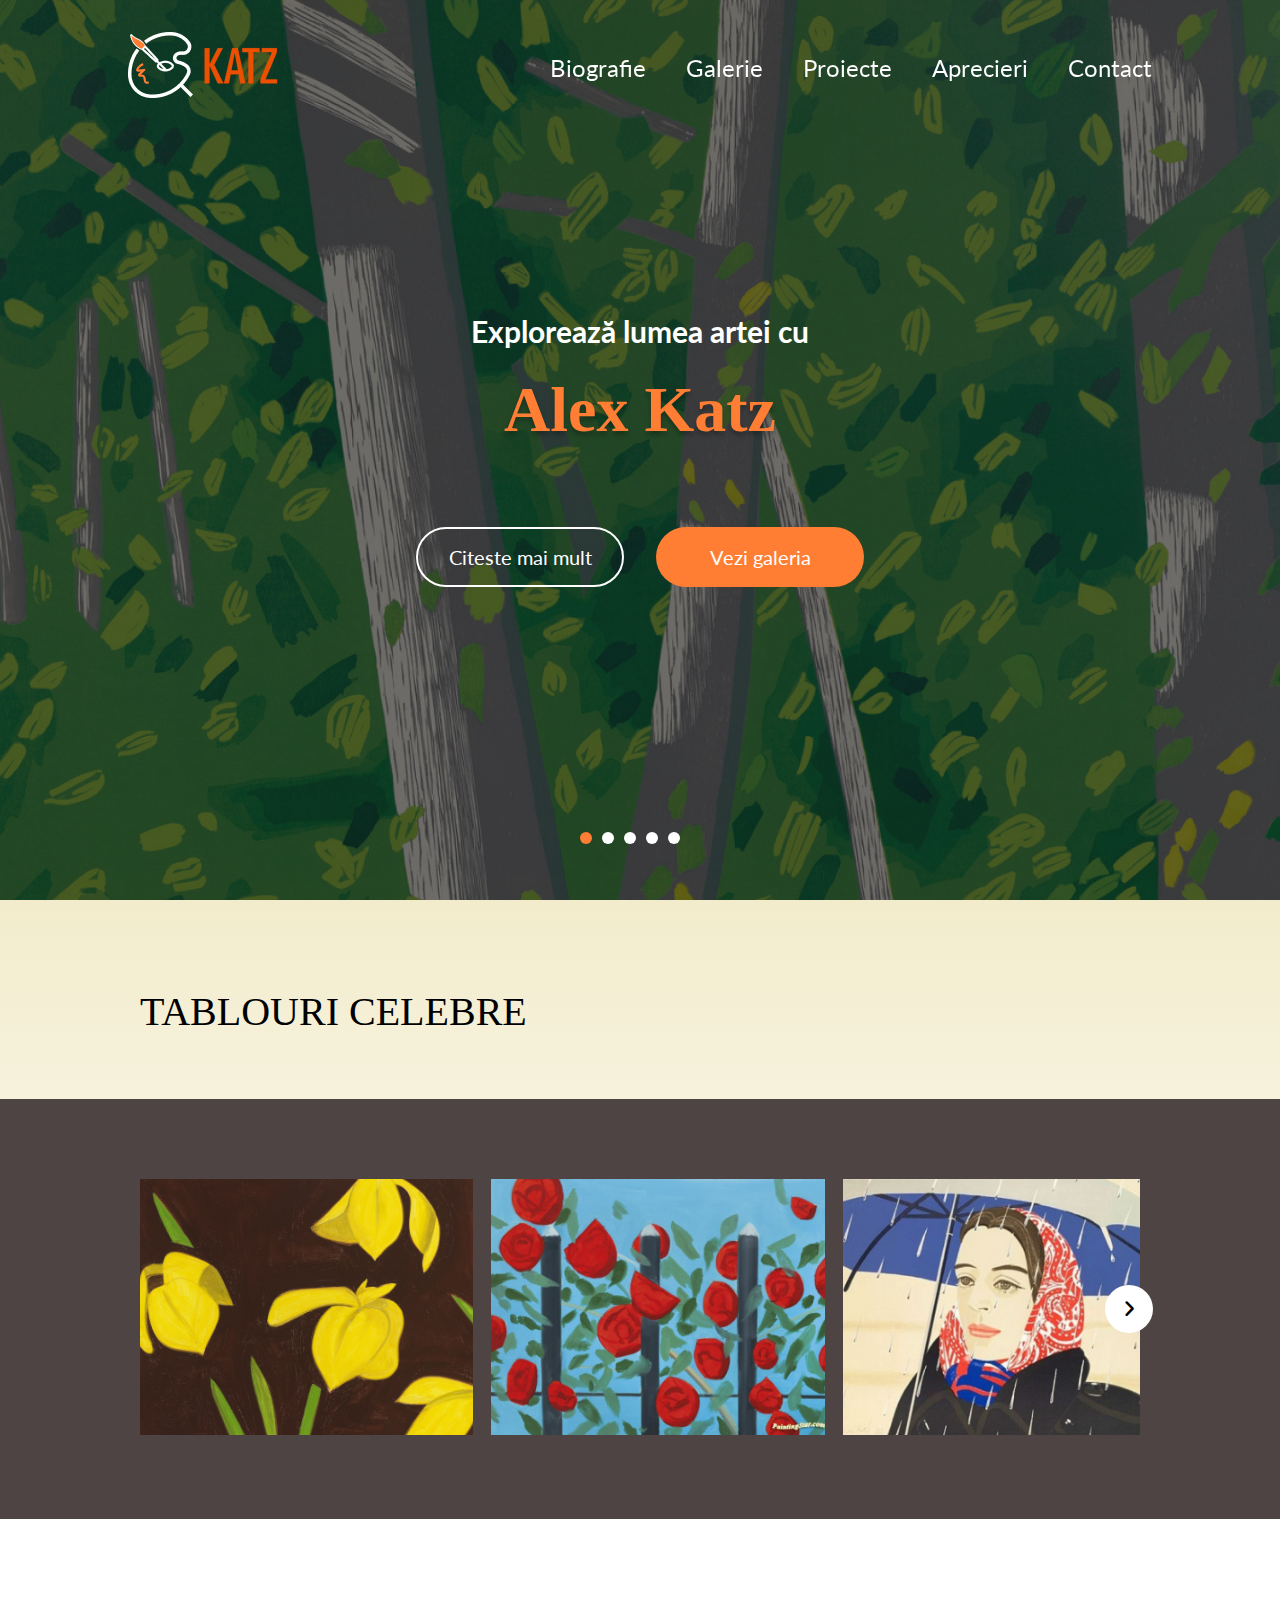
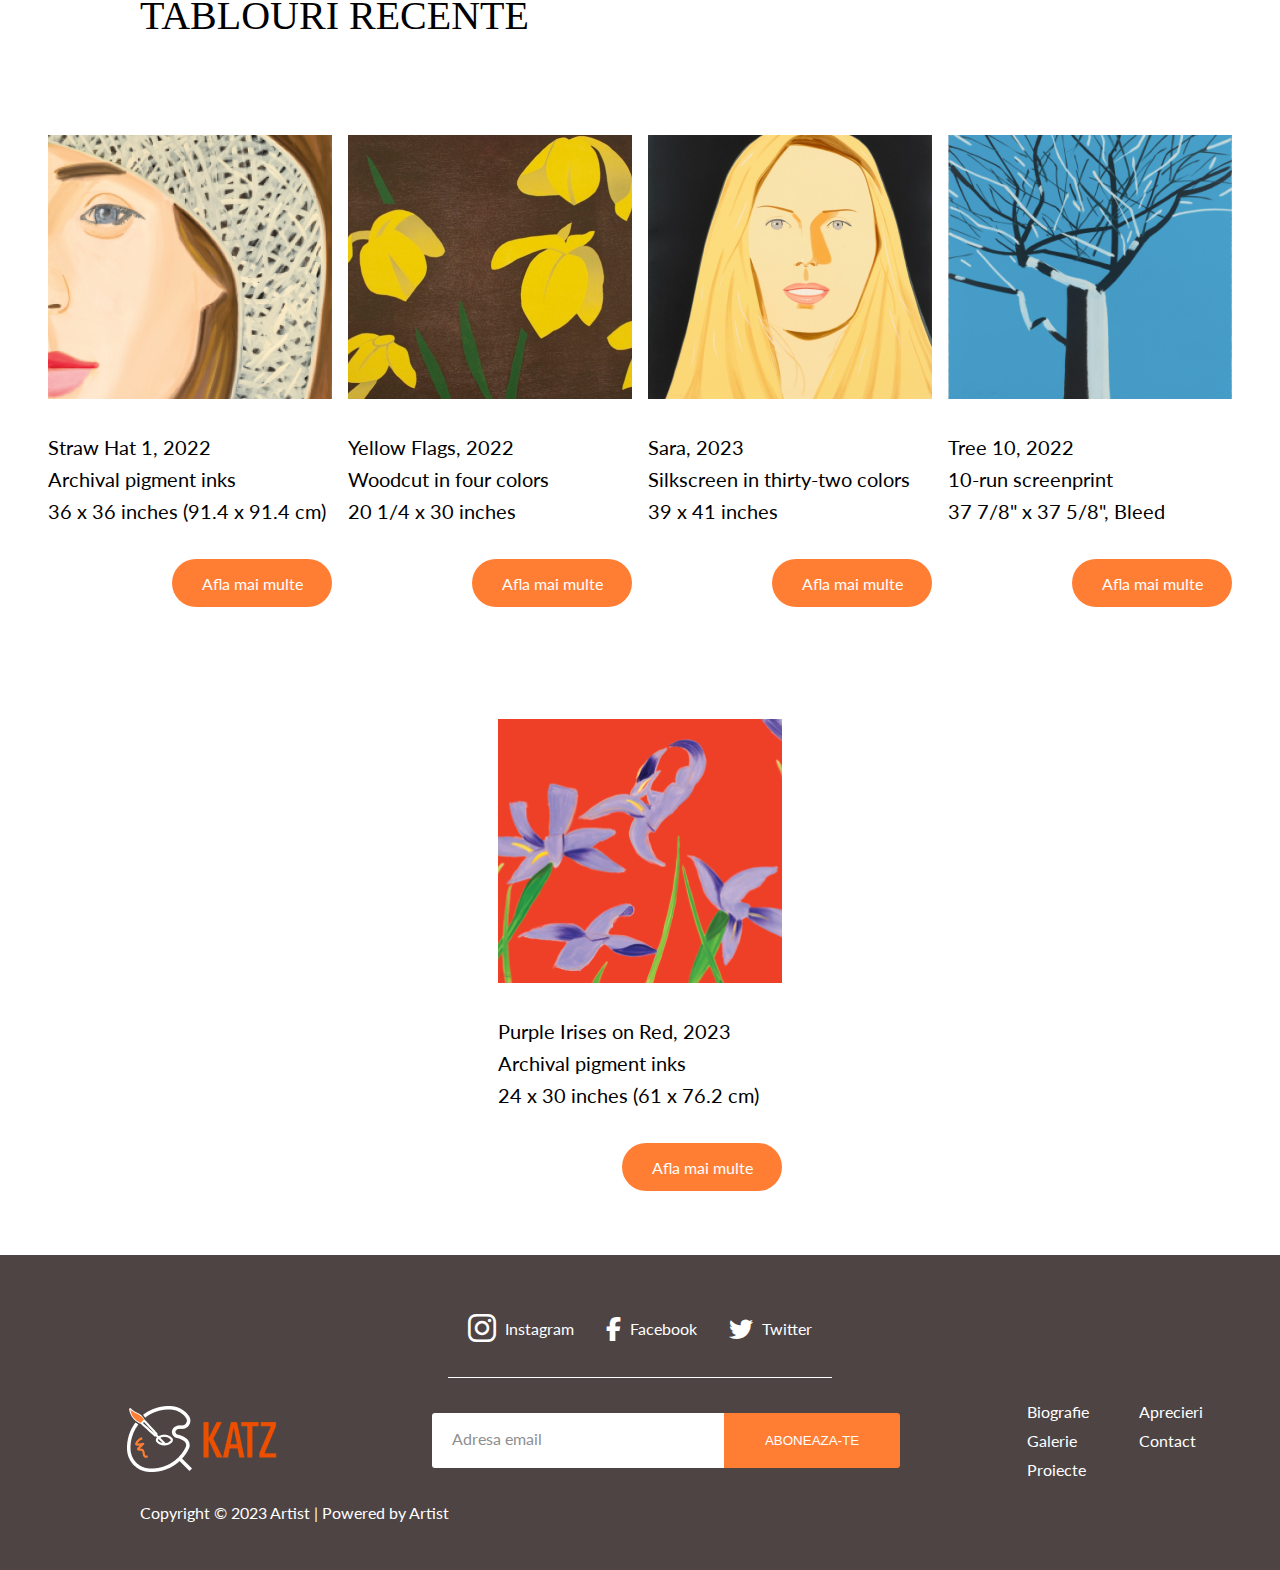
<file: index.html>
<!DOCTYPE html>
<html lang="en">
  <head>
    <title>Artist website</title>
    <link rel="preconnect" href="https://fonts.googleapis.com" />
    <link rel="preconnect" href="https://fonts.gstatic.com" crossorigin />
    <link
      href="https://fonts.googleapis.com/css2?family=Lato:wght@400;700&display=swap"
      rel="stylesheet"
    />

    <link
      rel="stylesheet"
      href="https://cdnjs.cloudflare.com/ajax/libs/font-awesome/6.2.0/css/all.min.css"
    />
    <link rel="stylesheet" href="style.css" />
    <link rel="stylesheet" href="media-query.css" />
  </head>
  <body>
    <section class="home-page" id="home-page">
      <header>
        <nav class="main-nav">
          <a href="#home-page">
            <img src="img/logo.png" alt="Logo" />
          </a>
          <div class="menu-toggle" onclick="menuToggle()"></div>
          <ul class="nav-links">
            <div class="close-button-menu-toggle" onclick="menuToggle()"></div>
            <li>
              <a href="biografie/" class="main-nav-link">Biografie</a>
            </li>
            <li>
              <a href="galerie/" class="main-nav-link">Galerie</a>
            </li>
            <li>
              <a href="proiecte/" class="main-nav-link">Proiecte</a>
            </li>
            <li>
              <a href="aprecieri/" class="main-nav-link">Aprecieri</a>
            </li>
            <li>
              <a href="contact/" class="main-nav-link">Contact</a>
            </li>
          </ul>
        </nav>
      </header>

      <article class="main-content">
        <h2>Explorează lumea artei cu</h2>
        <h1>Alex Katz</h1>
        <div class="cta-buttons">
          <a href="biografie/">
            <button class="border-button">Citeste mai mult</button>
          </a>
          <a href="galerie/">
            <button class="cta-orange-button">Vezi galeria</button>
          </a>
        </div>
      </article>

      <div class="dots">
        <span class="dot" onclick="changeSlideUsingDots(1)"></span>
        <span class="dot" onclick="changeSlideUsingDots(2)"></span>
        <span class="dot" onclick="changeSlideUsingDots(3)"></span>
        <span class="dot" onclick="changeSlideUsingDots(4)"></span>
        <span class="dot" onclick="changeSlideUsingDots(5)"></span>
      </div>
    </section>

    <section class="section-gradient-bg">
      <h1 class="box-container">Tablouri celebre</h1>
      <div class="colored-wrapper">
        <div class="wrapper box-container">
          <i id="left" class="fa-solid fa-angle-left"></i>
          <div class="carousel">
            <img src="img/popular-pictures-slider/img1.png" alt="image1" />
            <img src="img/popular-pictures-slider/img2.png" alt="image2" />
            <img src="img/popular-pictures-slider/img3.png" alt="image3" />
            <img src="img/popular-pictures-slider/img4.png" alt="image4" />
            <img src="img/popular-pictures-slider/img5.png" alt="image5" />
            <img src="img/popular-pictures-slider/img6.png" alt="image6" />
            <img src="img/popular-pictures-slider/img7.jpg" alt="image7" />
            <img src="img/popular-pictures-slider/img8.jpg" alt="image8" />
            <img src="img/popular-pictures-slider/img9.jpg" alt="image9" />
            <img src="img/popular-pictures-slider/img10.jpg" alt="image10" />
          </div>
          <i id="right" class="fa-solid fa-angle-right"></i>
        </div>
      </div>
    </section>

    <section class="white-section">
      <h1 class="box-container">Tablouri recente</h1>
      <div class="recent-pictures-container">
        <div class="recent-picture-container">
          <img src="img/recent-pictures-img/picture1.png" alt="Picture1" />
          <p>
            Straw Hat 1, 2022 <br />
            Archival pigment inks <br />
            36 x 36 inches (91.4 x 91.4 cm)
          </p>

          <div class="align-button">
            <a
              href="https://www.rukajgallery.com/artists/108-alex-katz/works/1444-alex-katz-straw-hat-1-2022/"
            >
              <button class="orange-button">Afla mai multe</button>
            </a>
          </div>
        </div>

        <div class="recent-picture-container">
          <img src="img/recent-pictures-img/picture2.png" alt="Picture2" />
          <p>
            Yellow Flags, 2022 <br />
            Woodcut in four colors <br />
            20 1/4 x 30 inches
          </p>

          <div class="align-button">
            <a href="https://fineartmultiple.com/alex-katz-yellow-flags/">
              <button class="orange-button">Afla mai multe</button>
            </a>
          </div>
        </div>

        <div class="recent-picture-container">
          <img src="img/recent-pictures-img/picture3.png" alt="Picture2" />
          <p>
            Sara, 2023 <br />
            Silkscreen in thirty-two colors <br />
            39 x 41 inches
          </p>
          <div class="align-button">
            <a href="https://www.artsy.net/artwork/alex-katz-sara-4">
              <button class="orange-button">Afla mai multe</button>
            </a>
          </div>
        </div>

        <div class="recent-picture-container">
          <img src="img/recent-pictures-img/picture4.png" alt="Picture2" />
          <p>
            Tree 10, 2022 <br />
            10-run screenprint <br />
            37 7/8" x 37 5/8", Bleed
          </p>
          <div class="align-button">
            <a href="https://www.artsy.net/artwork/alex-katz-tree-10-1">
              <button class="orange-button">Afla mai multe</button>
            </a>
          </div>
        </div>

        <div class="recent-picture-container">
          <img src="img/recent-pictures-img/picture5.png" alt="Picture2" />
          <p>
            Purple Irises on Red, 2023 <br />
            Archival pigment inks <br />
            24 x 30 inches (61 x 76.2 cm)
          </p>
          <div class="align-button">
            <a
              href="https://www.newarteditions.com/alex-katz-purple-irises-on-red/"
            >
              <button class="orange-button">Afla mai multe</button>
            </a>
          </div>
        </div>
      </div>
    </section>

    <footer>
      <div class="social-media">
        <a href="https://www.instagram.com/alexkatzofficial/">
          <div class="icon-name-social-media">
            <i class="fa-brands fa-instagram fa-2xl"></i>
            <p>Instagram</p>
          </div>
        </a>
        <a href="https://www.facebook.com/AlexKatzPrints/">
          <div class="icon-name-social-media">
            <i class="fa-brands fa-facebook-f fa-xl"></i>
            <p>Facebook</p>
          </div>
        </a>
        <a href="https://twitter.com/alexkatz_art">
          <div class="icon-name-social-media">
            <i class="fa-brands fa-twitter fa-xl"></i>
            <p>Twitter</p>
          </div>
        </a>
      </div>

      <div class="under-line-social-media"></div>

      <div class="main-footer-container">
        <a href="#home-page">
          <img src="img/logo.png" alt="Logo" />
        </a>
        <div class="input-button">
          <input type="text" placeholder="Adresa email" />
          <button>aboneaza-te</button>
        </div>
        <div class="links-container">
          <div class="left-link-container">
            <a href="biografie/">Biografie</a>
            <a href="galerie/">Galerie</a>
            <a href="proiecte/">Proiecte</a>
          </div>
          <div class="right-link-container">
            <a href="aprecieri/">Aprecieri</a>
            <a href="contact/">Contact</a>
          </div>
        </div>
      </div>
      <p class="copy-right box-container">
        Copyright &#169; 2023 Artist | Powered by Artist
      </p>
    </footer>

    <script src="script-general.js"></script>
    <script src="script.js"></script>
  </body>
</html>
</file>
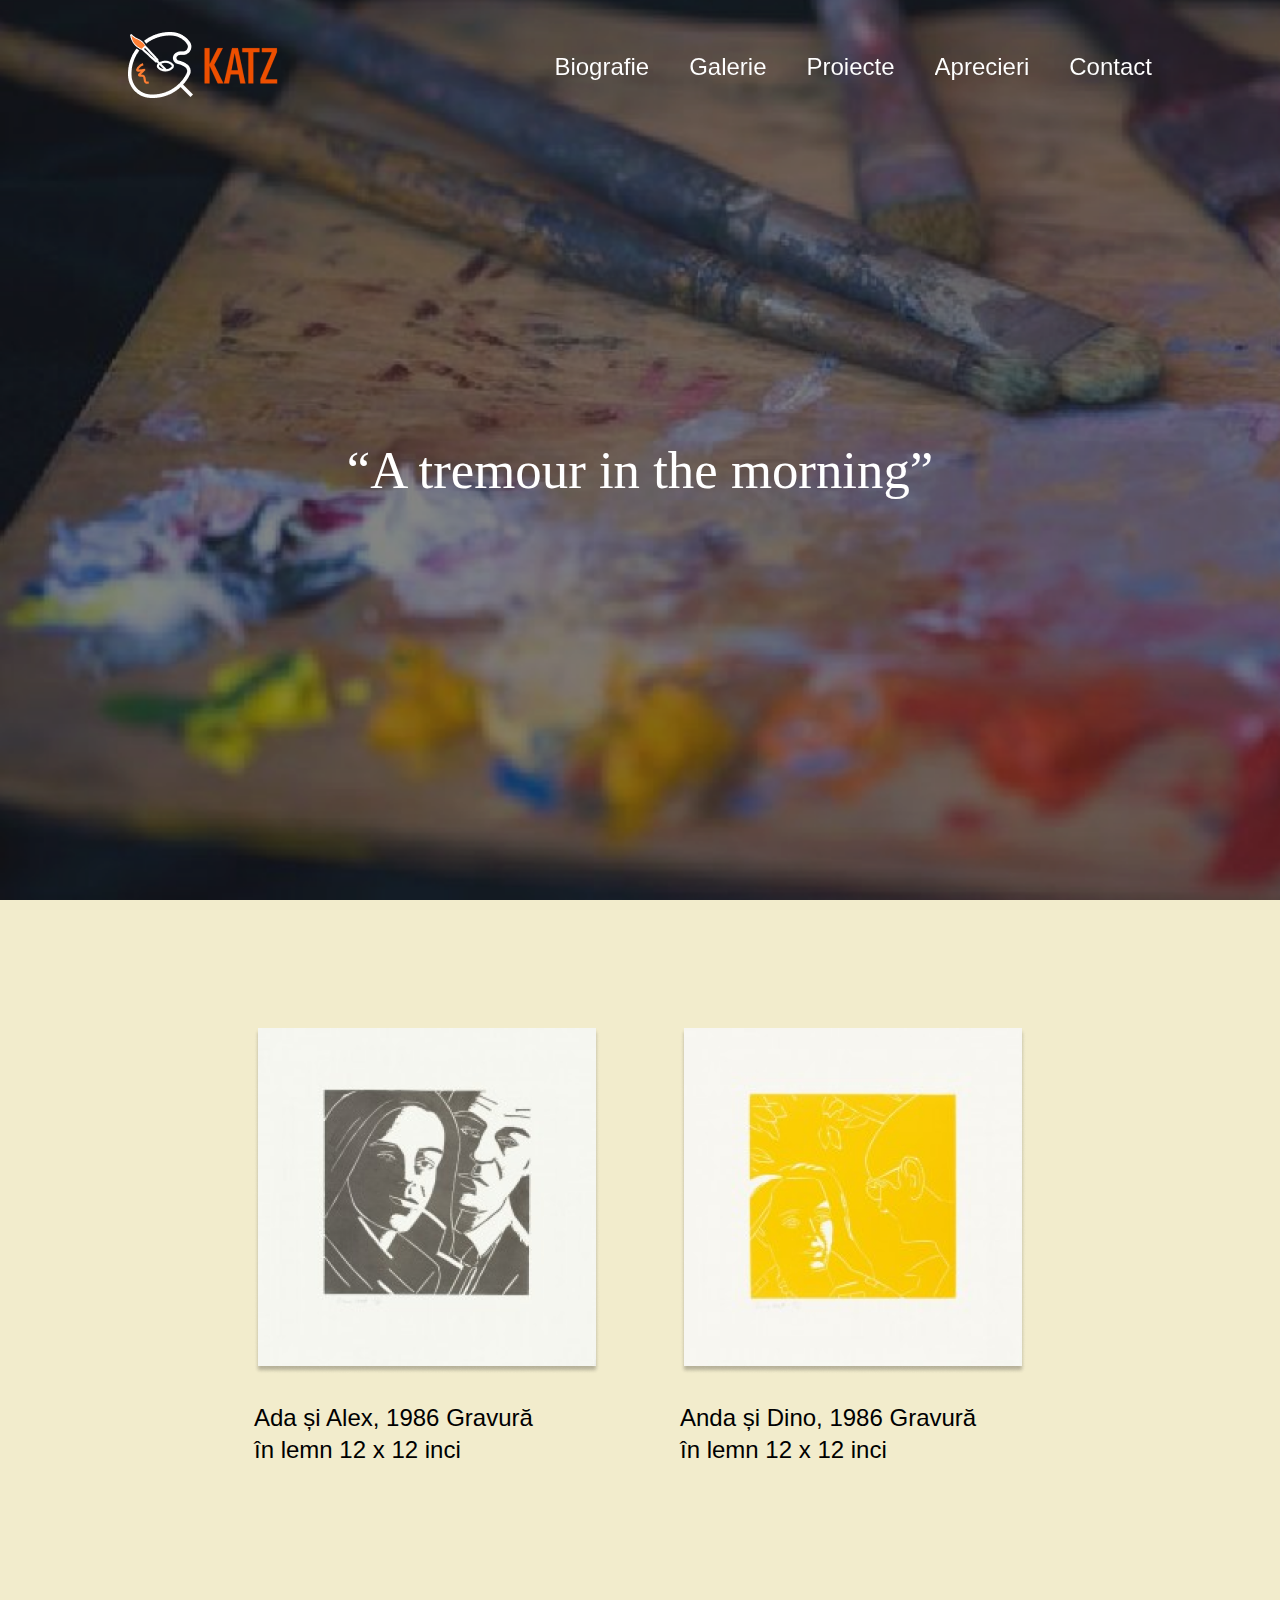
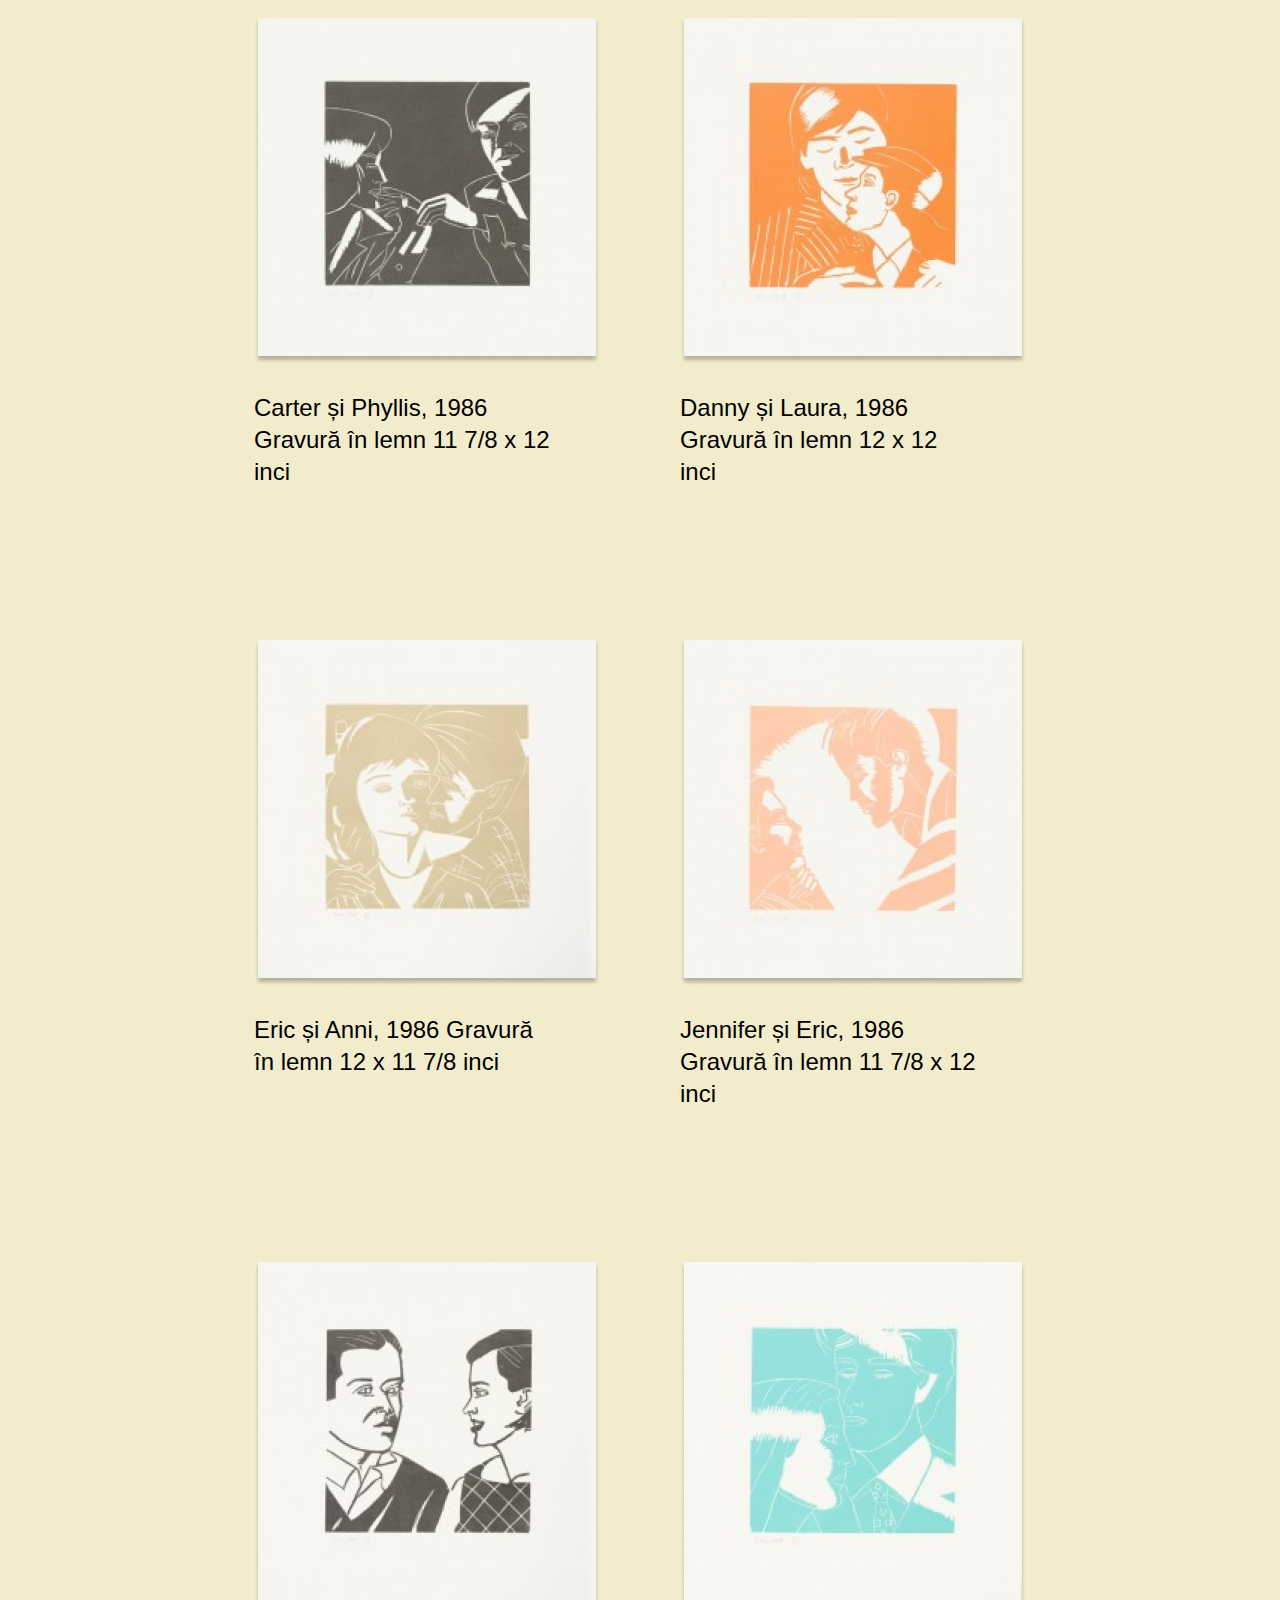
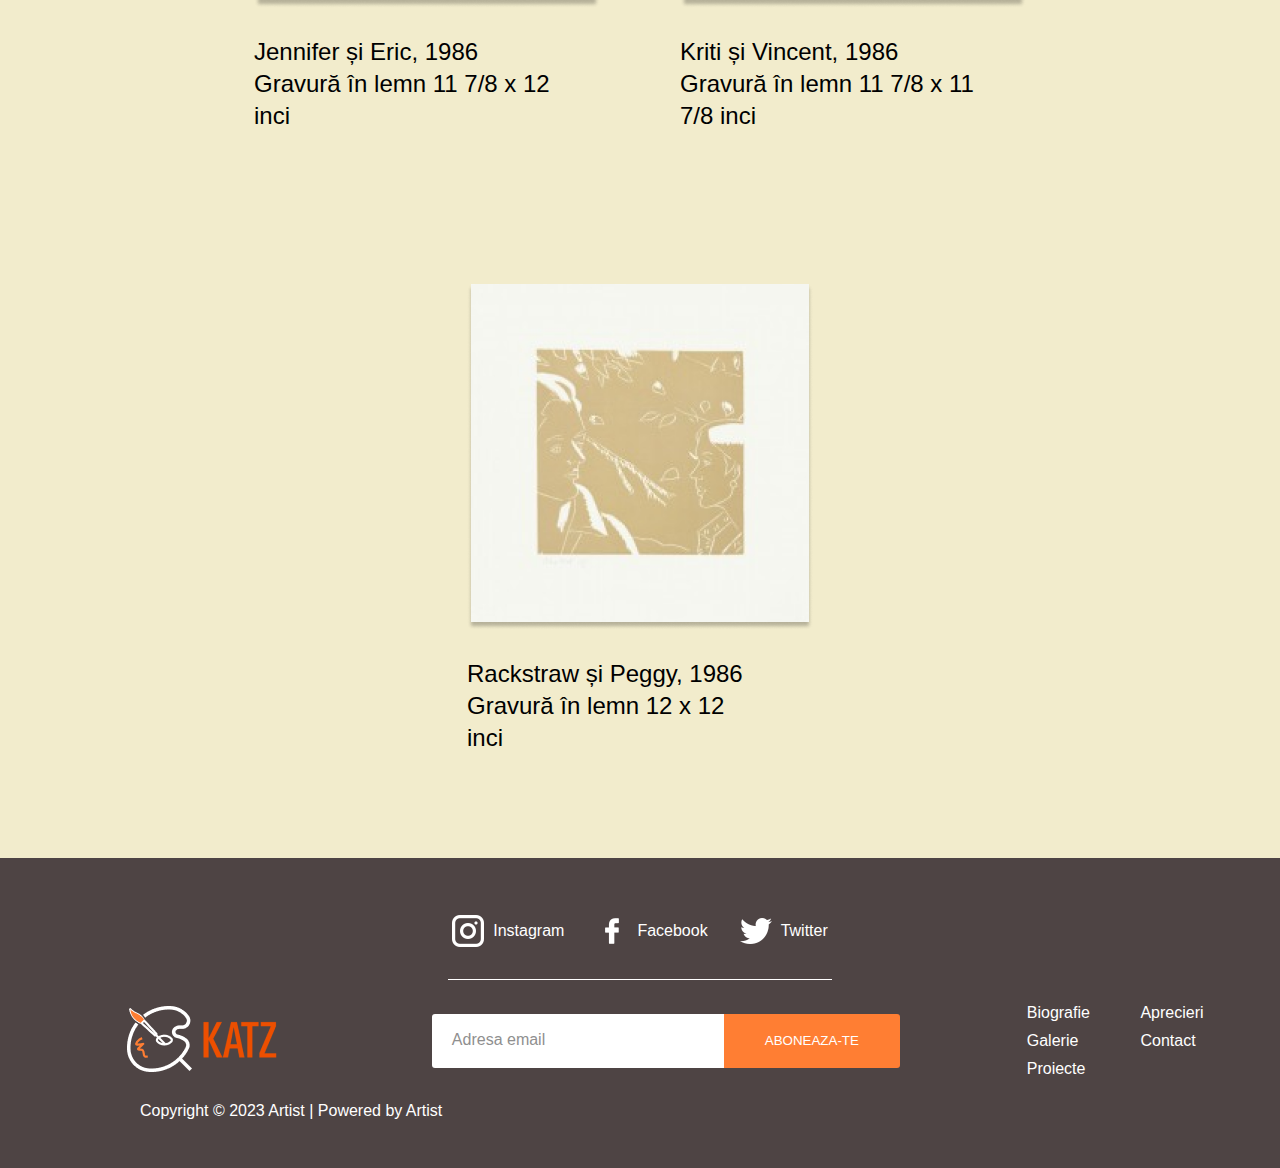
<file: a-tremour-in-the-morning/index.html>
<!DOCTYPE html>
<html lang="en">
  <head>
    <title>Face Of Poet</title>
    <link rel="stylesheet" href="../general.css" />
    <link rel="stylesheet" href="../media-query.css" />
  </head>
  <body>
    <section class="home-page-gallery-pages">
      <header>
        <nav class="main-nav">
          <a href="../index.html">
            <img src="../img/logo.png" alt="Logo" />
          </a>
          <div class="menu-toggle" onclick="menuToggle()"></div>
          <ul class="nav-links">
            <div class="close-button-menu-toggle" onclick="menuToggle()"></div>
            <li>
              <a href="../biografie/" class="main-nav-link">Biografie</a>
            </li>
            <li>
              <a href="../galerie/" class="main-nav-link">Galerie</a>
            </li>
            <li>
              <a href="../proiecte/" class="main-nav-link">Proiecte</a>
            </li>
            <li>
              <a href="../aprecieri/" class="main-nav-link">Aprecieri</a>
            </li>
            <li>
              <a href="../contact/" class="main-nav-link">Contact</a>
            </li>
          </ul>
        </nav>
      </header>
      <h1 class="title-page-gallery-pages">“A tremour in the morning”</h1>
    </section>

    <section class="beige-section">
      <div class="images-main-container box-container">
        <div class="image-card">
          <img
            src="../img/Galery-pages/A-tremour-in-the-morning/image-1.png"
            alt="Image 1"
          />
          <p>Ada și Alex, 1986 Gravură în lemn 12 x 12 inci</p>
        </div>
        <div class="image-card">
          <img
            src="../img/Galery-pages/A-tremour-in-the-morning/image-2.png"
            alt="Image 1"
          />
          <p>Anda și Dino, 1986 Gravură în lemn 12 x 12 inci</p>
        </div>
        <div class="image-card">
          <img
            src="../img/Galery-pages/A-tremour-in-the-morning/image-3.png"
            alt="Image 1"
          />
          <p>Carter și Phyllis, 1986 Gravură în lemn 11 7/8 x 12 inci</p>
        </div>
        <div class="image-card">
          <img
            src="../img/Galery-pages/A-tremour-in-the-morning/image-4.png"
            alt="Image 1"
          />
          <p>Danny și Laura, 1986 Gravură în lemn 12 x 12 inci</p>
        </div>
        <div class="image-card">
          <img
            src="../img/Galery-pages/A-tremour-in-the-morning/image-5.png"
            alt="Image 1"
          />
          <p>Eric și Anni, 1986 Gravură în lemn 12 x 11 7/8 inci</p>
        </div>
        <div class="image-card">
          <img
            src="../img/Galery-pages/A-tremour-in-the-morning/image-6.png"
            alt="Image 1"
          />
          <p>Jennifer și Eric, 1986 Gravură în lemn 11 7/8 x 12 inci</p>
        </div>
        <div class="image-card">
          <img
            src="../img/Galery-pages/A-tremour-in-the-morning/image-7.png"
            alt="Image 1"
          />
          <p>Jennifer și Eric, 1986 Gravură în lemn 11 7/8 x 12 inci</p>
        </div>
        <div class="image-card">
          <img
            src="../img/Galery-pages/A-tremour-in-the-morning/image-8.png"
            alt="Image 1"
          />
          <p>Kriti și Vincent, 1986 Gravură în lemn 11 7/8 x 11 7/8 inci</p>
        </div>
        <div class="image-card">
          <img
            src="../img/Galery-pages/A-tremour-in-the-morning/image-9.png"
            alt="Image 1"
          />
          <p>Rackstraw și Peggy, 1986 Gravură în lemn 12 x 12 inci</p>
        </div>
      </div>
    </section>

    <footer>
      <div class="social-media">
        <a href="https://www.instagram.com/alexkatzofficial/">
          <div class="icon-name-social-media">
            <img src="../img/icons/instagram-icon.png" alt="Instagram-icon" />
            <p>Instagram</p>
          </div>
        </a>
        <a href="https://www.facebook.com/AlexKatzPrints/">
          <div class="icon-name-social-media">
            <img src="../img/icons/facebook-icon.png" alt="facebook-icon" />
            <p>Facebook</p>
          </div>
        </a>
        <a href="https://twitter.com/alexkatz_art">
          <div class="icon-name-social-media">
            <img src="../img/icons/twitter-icon.png" alt="twitter-icon" />
            <p>Twitter</p>
          </div>
        </a>
      </div>

      <div class="under-line-social-media"></div>

      <div class="main-footer-container">
        <a href="../index.html">
          <img src="../img/logo.png" alt="Logo" />
        </a>
        <div class="input-button">
          <input type="text" placeholder="Adresa email" />
          <button>aboneaza-te</button>
        </div>
        <div class="links-container">
          <div class="left-link-container">
            <a href="../biografie/">Biografie</a>
            <a href="../galerie/">Galerie</a>
            <a href="../proiecte/">Proiecte</a>
          </div>
          <div class="right-link-container">
            <a href="../aprecieri/">Aprecieri</a>
            <a href="../contact/">Contact</a>
          </div>
        </div>
      </div>
      <p class="copy-right box-container">
        Copyright &#169; 2023 Artist | Powered by Artist
      </p>
    </footer>

    <script src="../script-general.js"></script>
  </body>
</html>
</file>
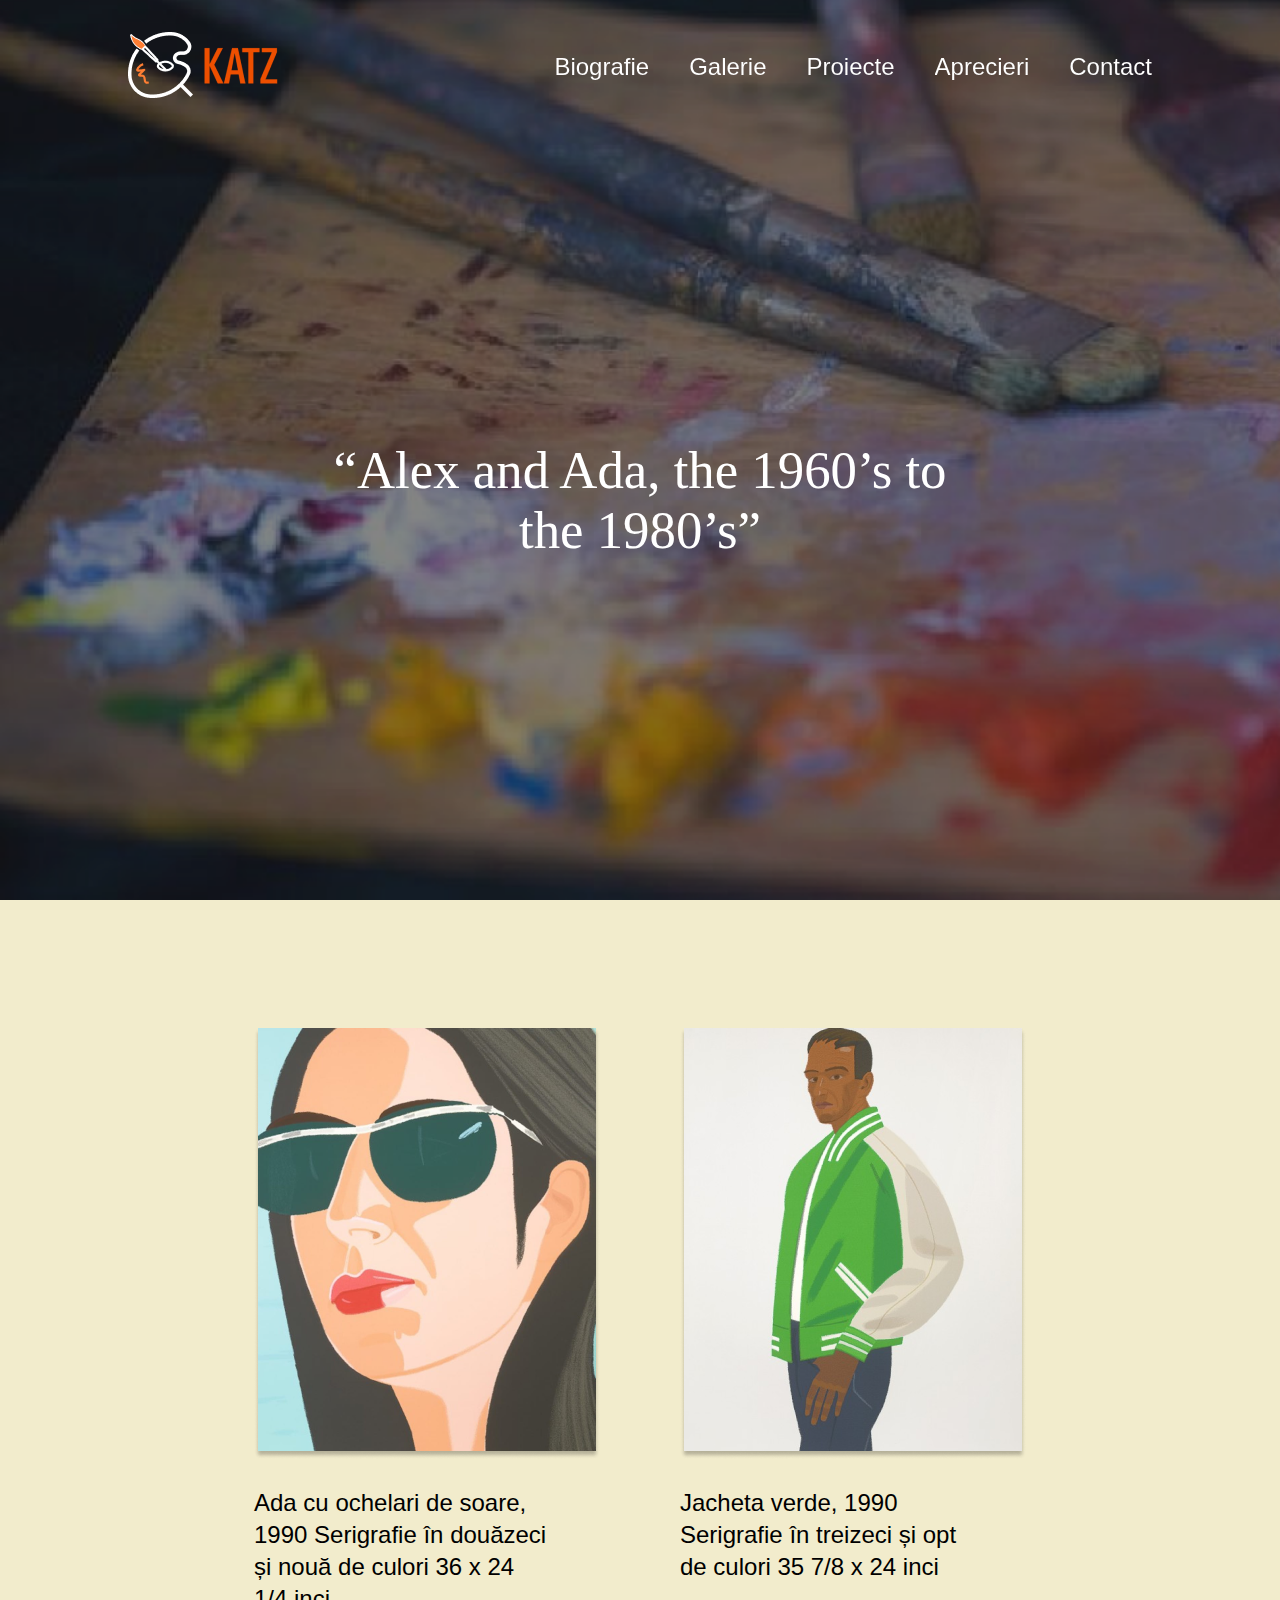
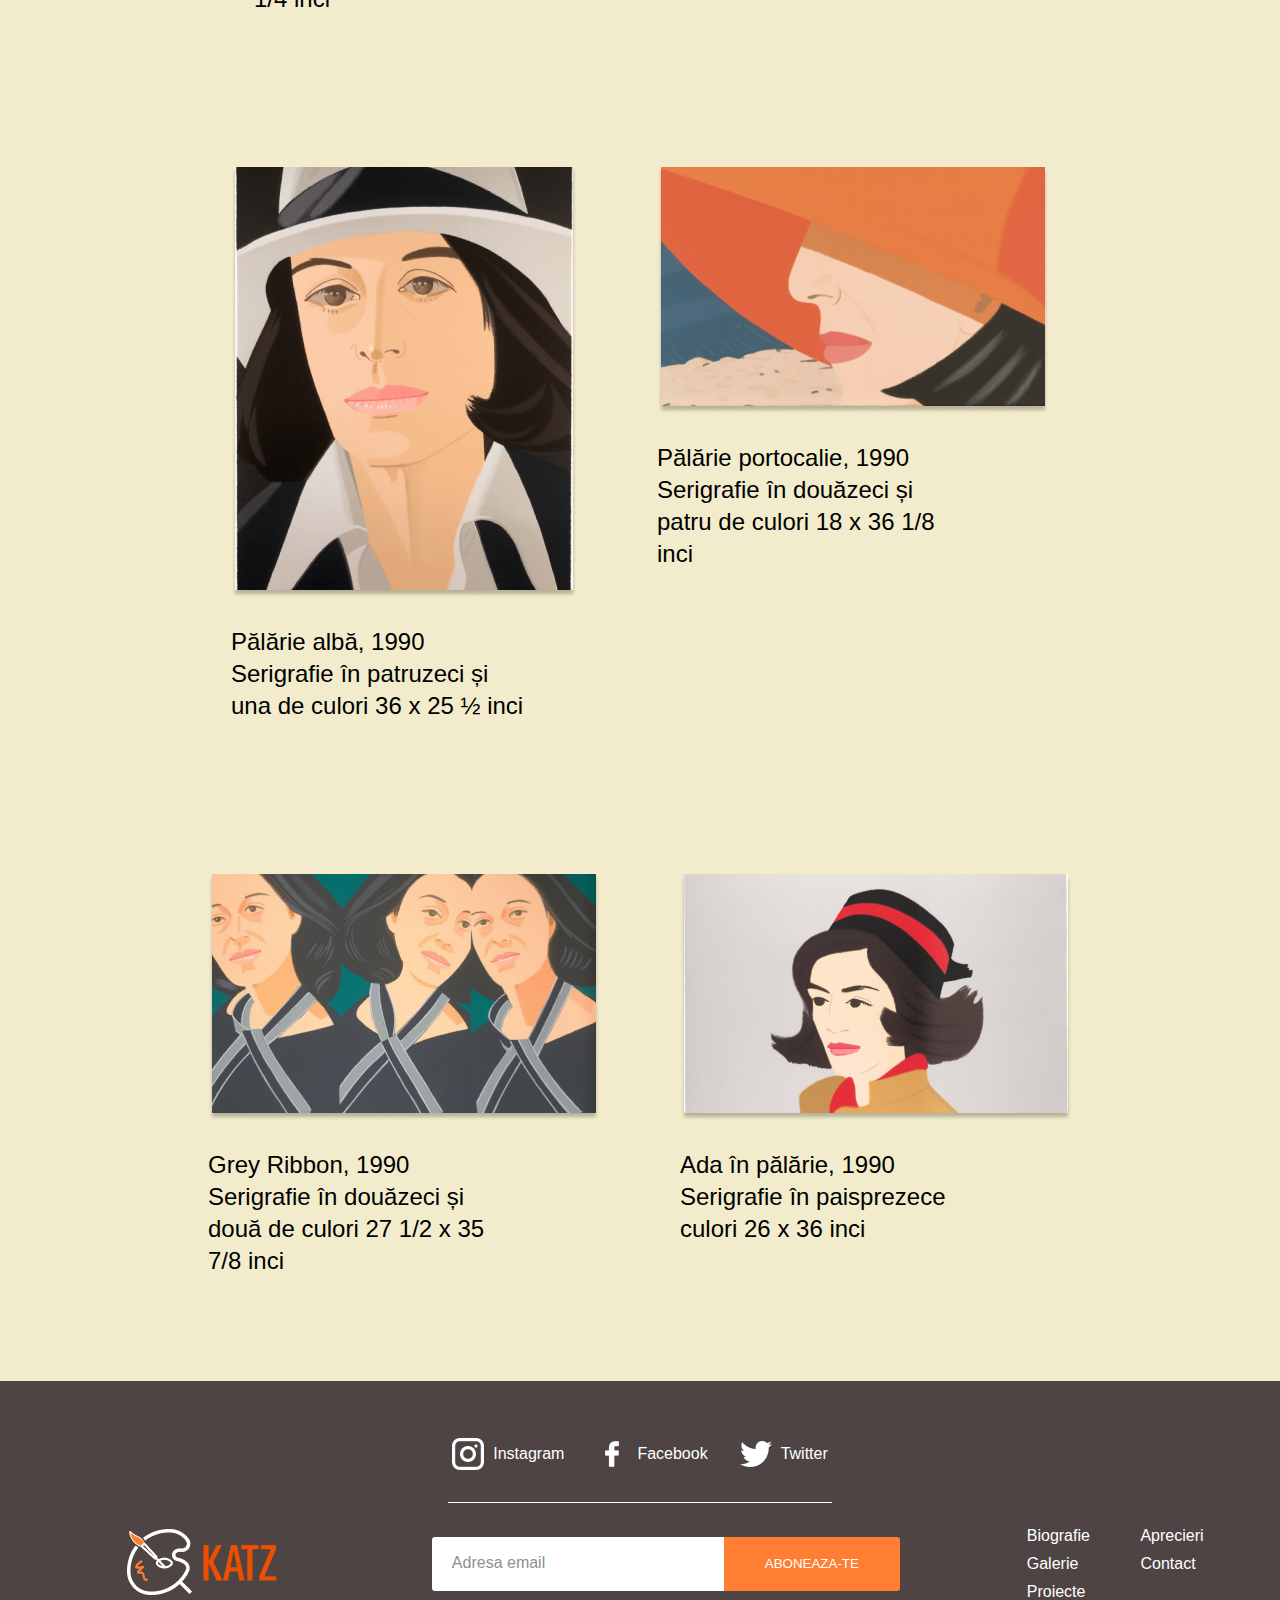
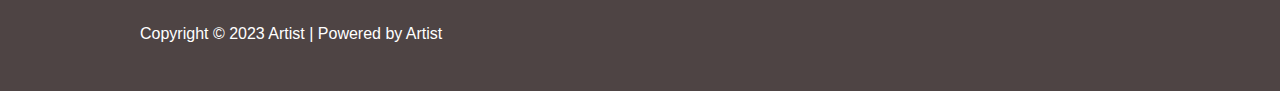
<file: alex-and-ada/index.html>
<!DOCTYPE html>
<html lang="en">
  <head>
    <title>Face Of Poet</title>
    <link rel="stylesheet" href="../general.css" />
    <link rel="stylesheet" href="../media-query.css" />
  </head>
  <body>
    <section class="home-page-gallery-pages">
      <header>
        <nav class="main-nav">
          <a href="../index.html">
            <img src="../img/logo.png" alt="Logo" />
          </a>
          <div class="menu-toggle" onclick="menuToggle()"></div>
          <ul class="nav-links">
            <div class="close-button-menu-toggle" onclick="menuToggle()"></div>
            <li>
              <a href="../biografie/" class="main-nav-link">Biografie</a>
            </li>
            <li>
              <a href="../galerie/" class="main-nav-link">Galerie</a>
            </li>
            <li>
              <a href="../proiecte/" class="main-nav-link">Proiecte</a>
            </li>
            <li>
              <a href="../aprecieri/" class="main-nav-link">Aprecieri</a>
            </li>
            <li>
              <a href="../contact/" class="main-nav-link">Contact</a>
            </li>
          </ul>
        </nav>
      </header>
      <h1 class="title-page-gallery-pages">
        “Alex and Ada, the 1960’s to the 1980’s”
      </h1>
    </section>

    <section class="beige-section">
      <div class="images-main-container box-container">
        <div class="image-card">
          <img
            src="../img/Galery-pages/Alex-and-Ada/image-1.png"
            alt="Image 1"
          />
          <p>
            Ada cu ochelari de soare, 1990 Serigrafie în douăzeci și nouă de
            culori 36 x 24 1/4 inci
          </p>
        </div>
        <div class="image-card">
          <img
            src="../img/Galery-pages/Alex-and-Ada/image-2.png"
            alt="Image 1"
          />
          <p>
            Jacheta verde, 1990 Serigrafie în treizeci și opt de culori 35 7/8 x
            24 inci
          </p>
        </div>
        <div class="image-card">
          <img
            src="../img/Galery-pages/Alex-and-Ada/image-3.png"
            alt="Image 1"
          />
          <p>
            Pălărie albă, 1990 Serigrafie în patruzeci și una de culori 36 x 25
            ½ inci
          </p>
        </div>
        <div class="image-card">
          <img
            src="../img/Galery-pages/Alex-and-Ada/image-4.png"
            alt="Image 1"
          />
          <p>
            Pălărie portocalie, 1990 Serigrafie în douăzeci și patru de culori
            18 x 36 1/8 inci
          </p>
        </div>
        <div class="image-card">
          <img
            src="../img/Galery-pages/Alex-and-Ada/image-5.png"
            alt="Image 1"
          />
          <p>
            Grey Ribbon, 1990 Serigrafie în douăzeci și două de culori 27 1/2 x
            35 7/8 inci
          </p>
        </div>
        <div class="image-card">
          <img
            src="../img/Galery-pages/Alex-and-Ada/image-6.png"
            alt="Image 1"
          />
          <p>
            Ada în pălărie, 1990 Serigrafie în paisprezece culori 26 x 36 inci
          </p>
        </div>
      </div>
    </section>

    <footer>
      <div class="social-media">
        <a href="https://www.instagram.com/alexkatzofficial/">
          <div class="icon-name-social-media">
            <img src="../img/icons/instagram-icon.png" alt="Instagram-icon" />
            <p>Instagram</p>
          </div>
        </a>
        <a href="https://www.facebook.com/AlexKatzPrints/">
          <div class="icon-name-social-media">
            <img src="../img/icons/facebook-icon.png" alt="facebook-icon" />
            <p>Facebook</p>
          </div>
        </a>
        <a href="https://twitter.com/alexkatz_art">
          <div class="icon-name-social-media">
            <img src="../img/icons/twitter-icon.png" alt="twitter-icon" />
            <p>Twitter</p>
          </div>
        </a>
      </div>

      <div class="under-line-social-media"></div>

      <div class="main-footer-container">
        <a href="../index.html">
          <img src="../img/logo.png" alt="Logo" />
        </a>
        <div class="input-button">
          <input type="text" placeholder="Adresa email" />
          <button>aboneaza-te</button>
        </div>
        <div class="links-container">
          <div class="left-link-container">
            <a href="../biografie/">Biografie</a>
            <a href="../galerie/">Galerie</a>
            <a href="../proiecte/">Proiecte</a>
          </div>
          <div class="right-link-container">
            <a href="../aprecieri/">Aprecieri</a>
            <a href="../contact/">Contact</a>
          </div>
        </div>
      </div>
      <p class="copy-right box-container">
        Copyright &#169; 2023 Artist | Powered by Artist
      </p>
    </footer>

    <script src="../script-general.js"></script>
  </body>
</html>
</file>
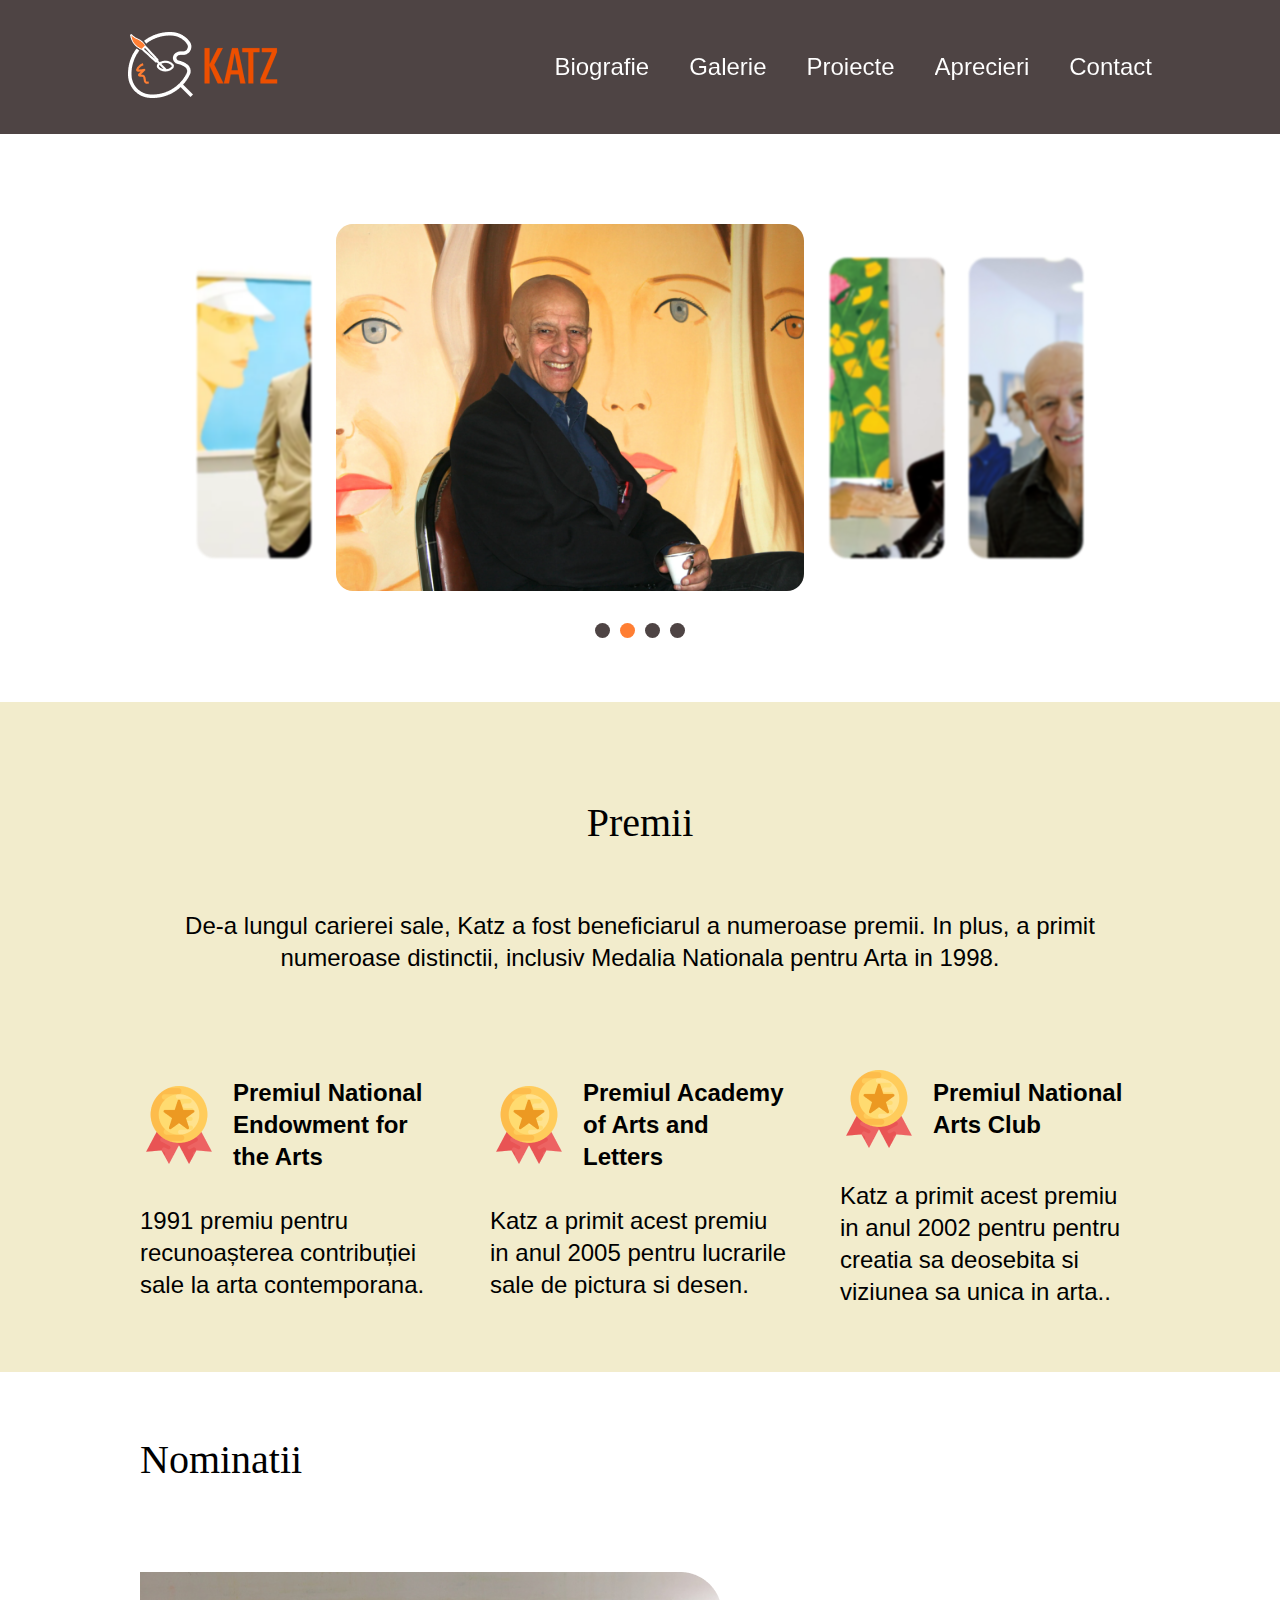
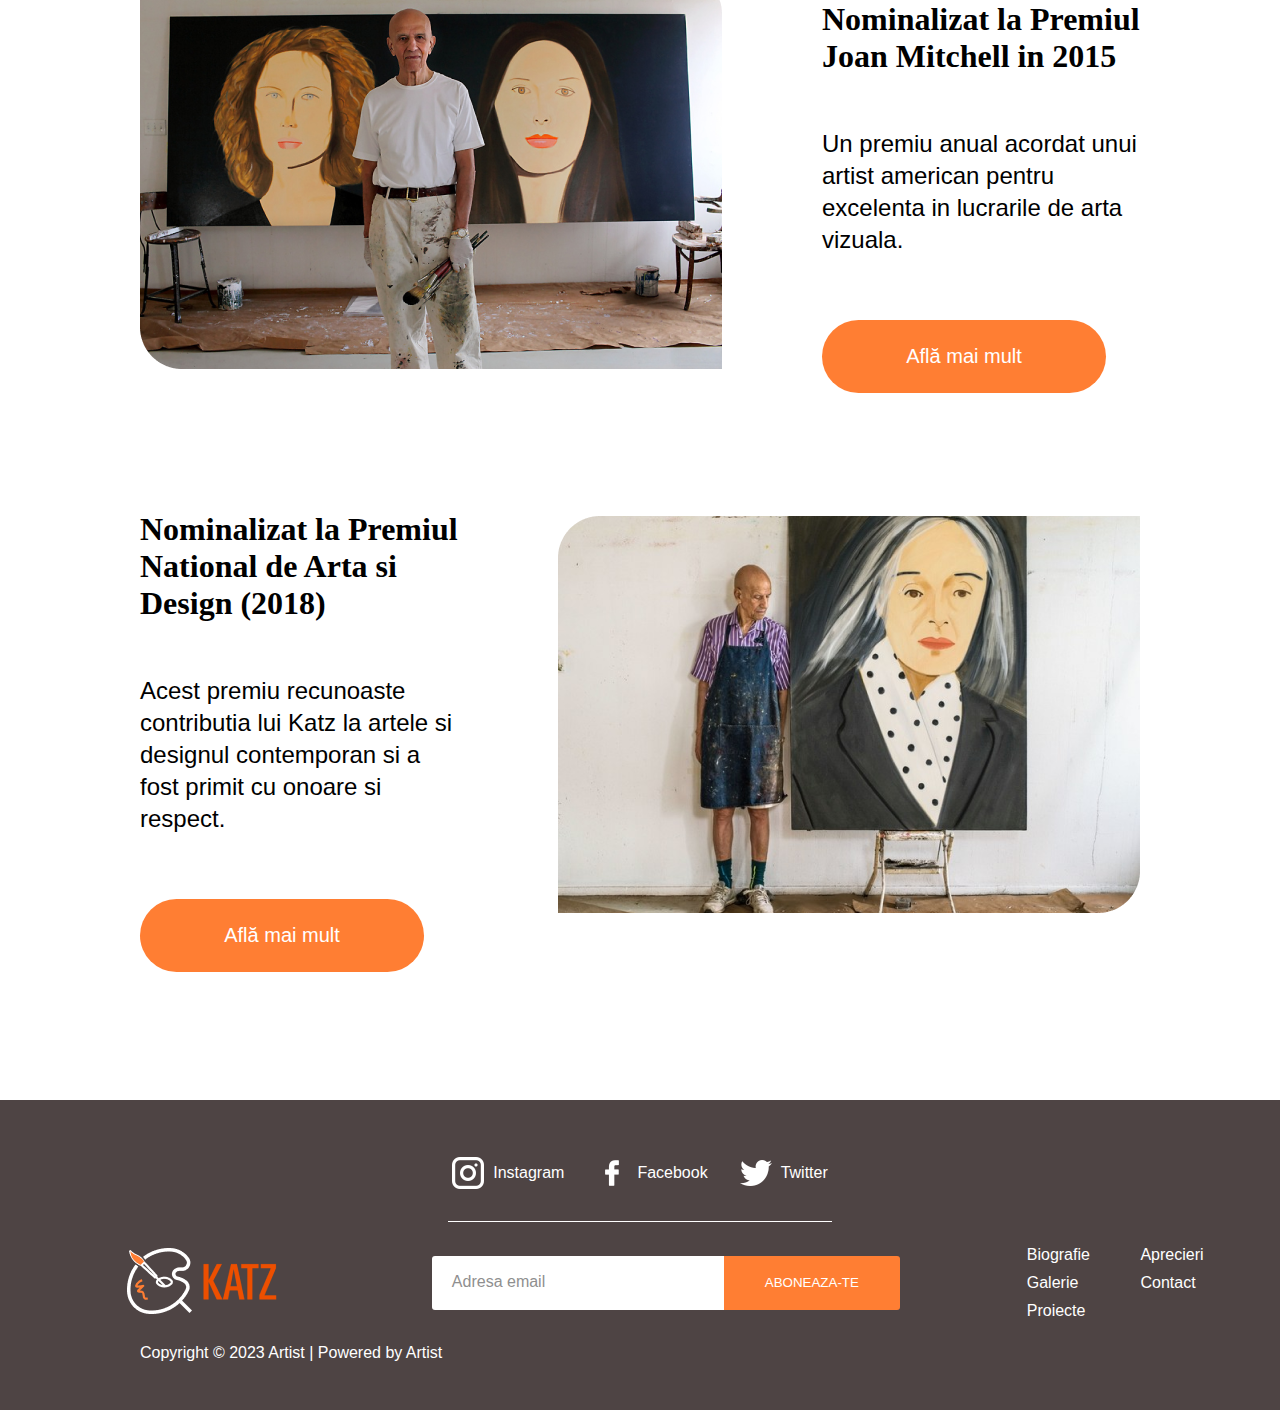
<file: aprecieri/index.html>
<!DOCTYPE html>
<html lang="en">
  <head>
    <title>aprecieri</title>
    <link rel="stylesheet" href="style.css" />
    <link rel="stylesheet" href="../media-query.css" />
  </head>
  <body>
    <section>
      <header>
        <nav class="main-nav">
          <a href="../index.html">
            <img src="../img/logo.png" alt="Logo" />
          </a>
          <div class="menu-toggle" onclick="menuToggle()"></div>
          <ul class="nav-links">
            <div class="close-button-menu-toggle" onclick="menuToggle()"></div>
            <li>
              <a href="../biografie/" class="main-nav-link">Biografie</a>
            </li>
            <li>
              <a href="../galerie/" class="main-nav-link">Galerie</a>
            </li>
            <li>
              <a href="../proiecte/" class="main-nav-link">Proiecte</a>
            </li>
            <li>
              <a href="../aprecieri/" class="main-nav-link">Aprecieri</a>
            </li>
            <li>
              <a href="../contact/" class="main-nav-link">Contact</a>
            </li>
          </ul>
        </nav>
      </header>
    </section>

    <section class="artist-photo-carousel white-section">
      <div class="image-container">
        <img
          src="../img/Likes-img/carousel-img-1.png"
          class="inactive-image"
          onclick="toggleImage(1)"
          alt="Image 1"
        />
        <img
          src="../img/Likes-img/carousel-img-2.png"
          class="active-image"
          onclick="toggleImage(2)"
          alt="Image 2"
        />
        <img
          src="../img/Likes-img/carousel-img-3.png"
          class="inactive-image"
          onclick="toggleImage(3)"
          alt="Image 3"
        />
        <img
          src="../img/Likes-img/carousel-img-4.png"
          class="inactive-image"
          onclick="toggleImage(4)"
          alt="Image 4"
        />
      </div>

      <div class="dots-artist-carousel">
        <span class="dot-artist-carousel" onclick="toggleImage(1)"></span>
        <span
          class="dot-artist-carousel active-dot-artist-carousel"
          onclick="toggleImage(2)"
        ></span>
        <span class="dot-artist-carousel" onclick="toggleImage(3)"></span>
        <span class="dot-artist-carousel" onclick="toggleImage(4)"></span>
      </div>
    </section>

    <section class="beige-section">
      <h2>Premii</h2>
      <h5 class="box-container">
        De-a lungul carierei sale, Katz a fost beneficiarul a numeroase premii.
        In plus, a primit numeroase distinctii, inclusiv Medalia Nationala
        pentru Arta in 1998.
      </h5>
      <div class="awards-main-container box-container">
        <div class="award-container">
          <div class="award-img-main-text-container">
            <img src="../img/icons/medal.png" alt="Medal Award" />
            <h5>Premiul National Endowment for the Arts</h5>
          </div>
          <p>
            1991 premiu pentru recunoașterea contribuției sale la arta
            contemporana.
          </p>
        </div>

        <div class="award-container">
          <div class="award-img-main-text-container">
            <img src="../img/icons/medal.png" alt="Medal Award" />
            <h5>Premiul Academy of Arts and Letters</h5>
          </div>
          <p>
            Katz a primit acest premiu in anul 2005 pentru lucrarile sale de
            pictura si desen.
          </p>
        </div>

        <div class="award-container">
          <div class="award-img-main-text-container">
            <img src="../img/icons/medal.png" alt="Medal Award" />
            <h5>Premiul National Arts Club</h5>
          </div>
          <p>
            Katz a primit acest premiu in anul 2002 pentru pentru creatia sa
            deosebita si viziunea sa unica in arta..
          </p>
        </div>
      </div>
    </section>

    <section class="white-section">
      <h2 class="box-container">Nominatii</h2>
      <div class="nominalization-main-container box-container">
        <img
          src="../img/Likes-img/nominalizations=img-1.png"
          alt="Nominalization image"
        />
        <div class="nomonalizations-text-container">
          <h5>Nominalizat la Premiul Joan Mitchell in 2015</h5>
          <p>
            Un premiu anual acordat unui artist american pentru excelenta in
            lucrarile de arta vizuala.
          </p>
          <a href="https://www.christies.com/en/lot/lot-5892617">
            <button class="gallery-orange-button">Află mai mult</button>
          </a>
        </div>
      </div>

      <div class="nominalization-main-container box-container">
        <div class="nomonalizations-text-container">
          <h5>Nominalizat la Premiul National de Arta si Design (2018)</h5>
          <p>
            Acest premiu recunoaste contributia lui Katz la artele si designul
            contemporan si a fost primit cu onoare si respect.
          </p>
          <a
            href="https://www.frankfluegel.com/en/2022/10/01/artist-alex-katz/"
          >
            <button class="gallery-orange-button">Află mai mult</button>
          </a>
        </div>
        <img
          src="../img/Likes-img/nominalizations=img-2.png"
          alt="Nominalization image"
        />
      </div>
    </section>

    <footer>
      <div class="social-media">
        <a href="https://www.instagram.com/alexkatzofficial/">
          <div class="icon-name-social-media">
            <img src="../img/icons/instagram-icon.png" alt="Instagram-icon" />
            <p>Instagram</p>
          </div>
        </a>
        <a href="https://www.facebook.com/AlexKatzPrints/">
          <div class="icon-name-social-media">
            <img src="../img/icons/facebook-icon.png" alt="facebook-icon" />
            <p>Facebook</p>
          </div>
        </a>
        <a href="https://twitter.com/alexkatz_art">
          <div class="icon-name-social-media">
            <img src="../img/icons/twitter-icon.png" alt="twitter-icon" />
            <p>Twitter</p>
          </div>
        </a>
      </div>

      <div class="under-line-social-media"></div>

      <div class="main-footer-container">
        <a href="../index.html">
          <img src="../img/logo.png" alt="Logo" />
        </a>
        <div class="input-button">
          <input type="text" placeholder="Adresa email" />
          <button>aboneaza-te</button>
        </div>
        <div class="links-container">
          <div class="left-link-container">
            <a href="../biografie/">Biografie</a>
            <a href="../galerie/">Galerie</a>
            <a href="../proiecte/">Proiecte</a>
          </div>
          <div class="right-link-container">
            <a href="../aprecieri/">Aprecieri</a>
            <a href="../contact/">Contact</a>
          </div>
        </div>
      </div>
      <p class="copy-right box-container">
        Copyright &#169; 2023 Artist | Powered by Artist
      </p>
    </footer>

    <script src="../script-general.js"></script>
    <script src="script.js"></script>
  </body>
</html>
</file>
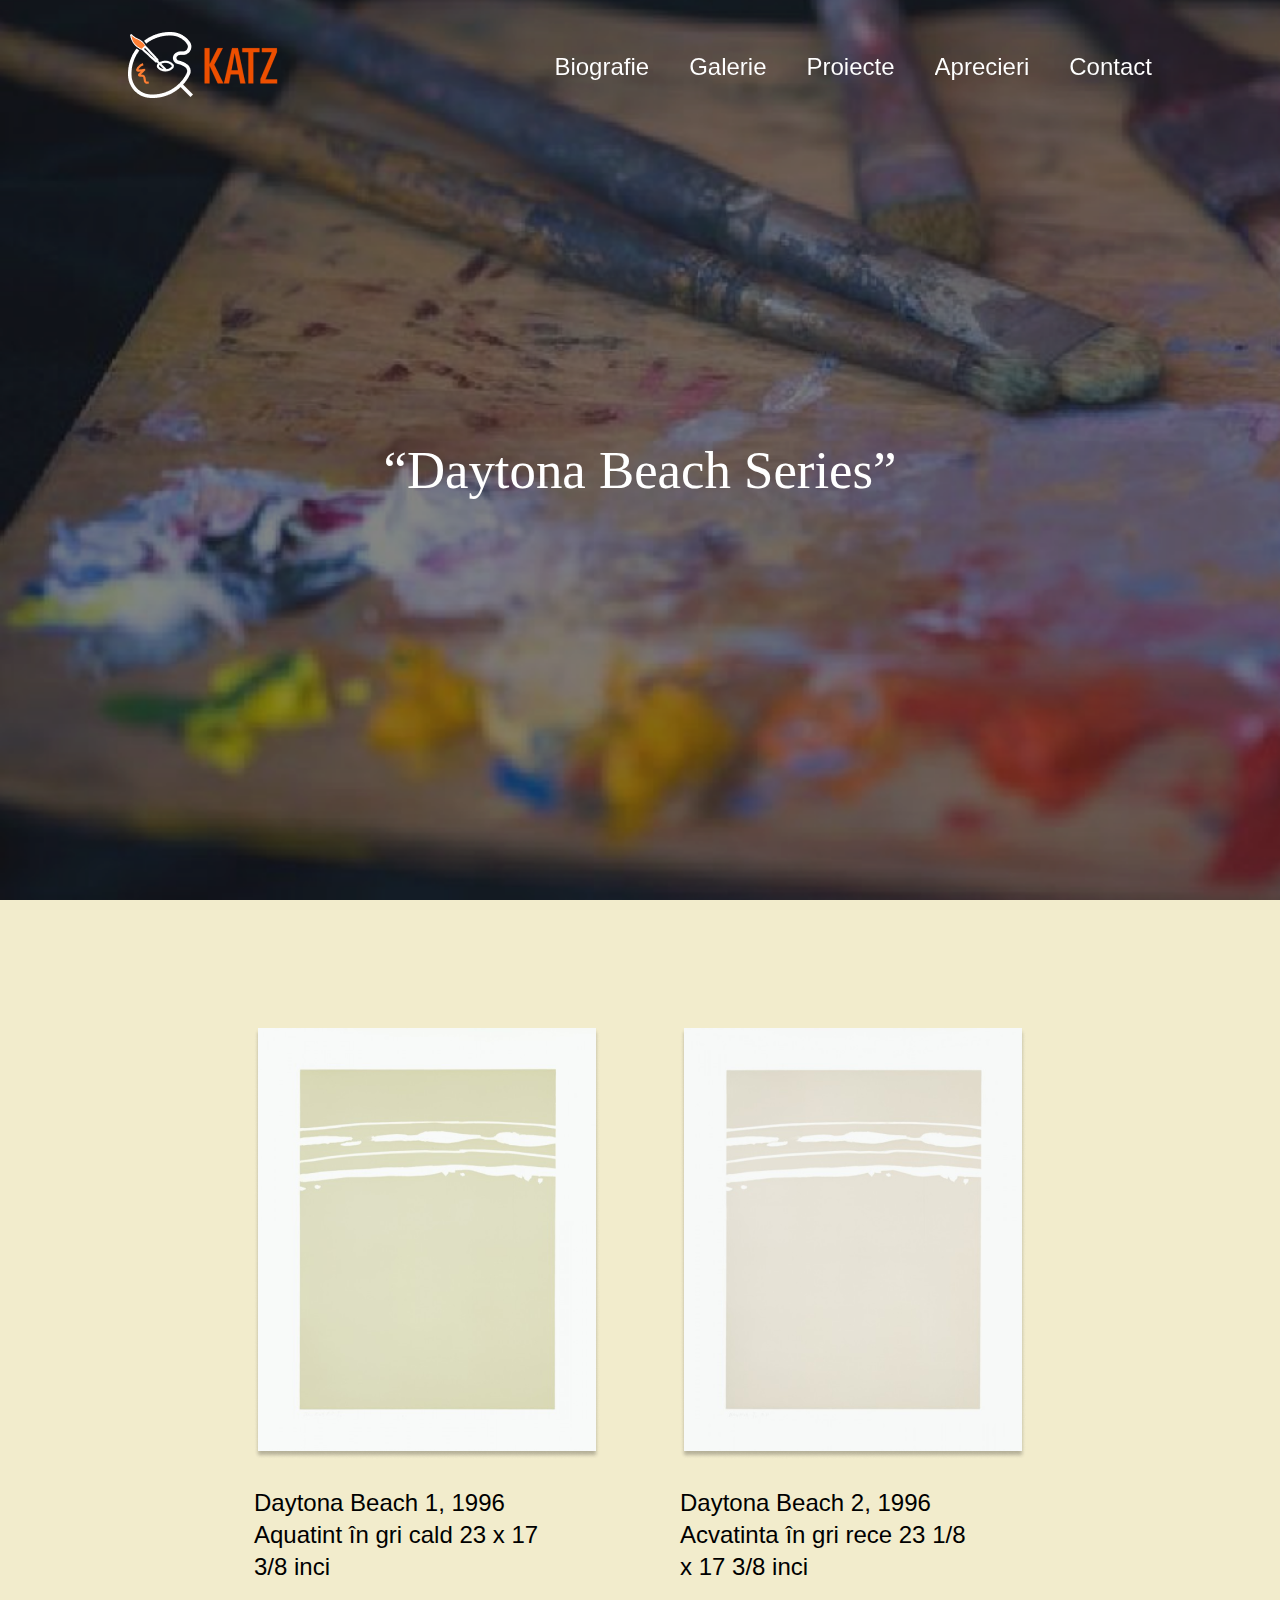
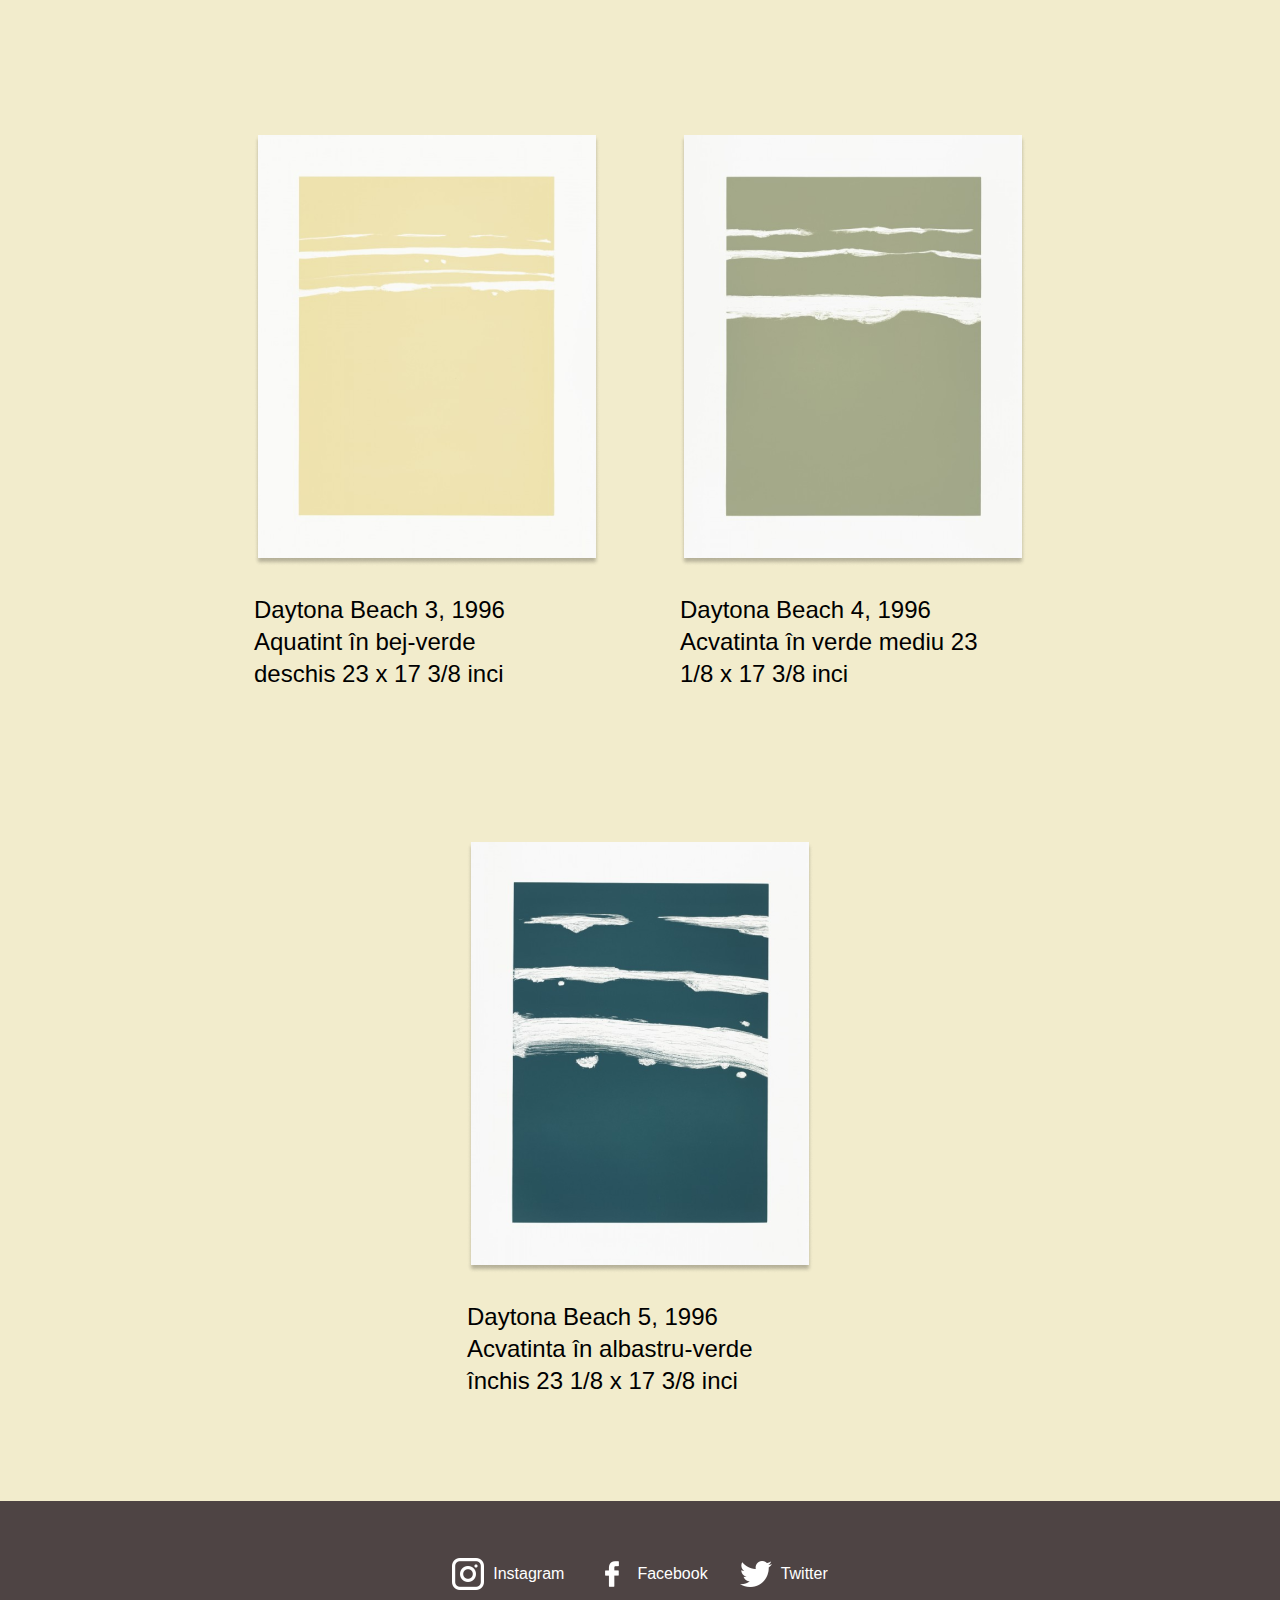
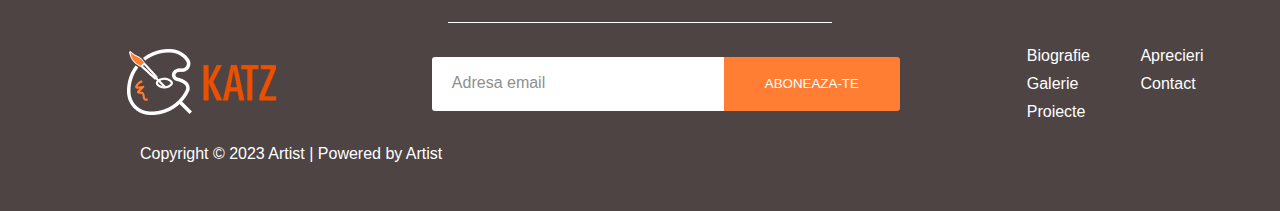
<file: daytona-beach-series/index.html>
<!DOCTYPE html>
<html lang="en">
  <head>
    <title>Face Of Poet</title>
    <link rel="stylesheet" href="../general.css" />
    <link rel="stylesheet" href="../media-query.css" />
  </head>
  <body>
    <section class="home-page-gallery-pages">
      <header>
        <nav class="main-nav">
          <a href="../index.html">
            <img src="../img/logo.png" alt="Logo" />
          </a>
          <div class="menu-toggle" onclick="menuToggle()"></div>
          <ul class="nav-links">
            <div class="close-button-menu-toggle" onclick="menuToggle()"></div>
            <li>
              <a href="../biografie/" class="main-nav-link">Biografie</a>
            </li>
            <li>
              <a href="../galerie/" class="main-nav-link">Galerie</a>
            </li>
            <li>
              <a href="../proiecte/" class="main-nav-link">Proiecte</a>
            </li>
            <li>
              <a href="../aprecieri/" class="main-nav-link">Aprecieri</a>
            </li>
            <li>
              <a href="../contact/" class="main-nav-link">Contact</a>
            </li>
          </ul>
        </nav>
      </header>
      <h1 class="title-page-gallery-pages">“Daytona Beach Series”</h1>
    </section>

    <section class="beige-section">
      <div class="images-main-container box-container">
        <div class="image-card">
          <img
            src="../img/Galery-pages/Daytona-Beach-Series/image-1.png"
            alt="Image 1"
          />
          <p>Daytona Beach 1, 1996 Aquatint în gri cald 23 x 17 3/8 inci</p>
        </div>
        <div class="image-card">
          <img
            src="../img/Galery-pages/Daytona-Beach-Series/image-2.png"
            alt="Image 1"
          />
          <p>
            Daytona Beach 2, 1996 Acvatinta în gri rece 23 1/8 x 17 3/8 inci
          </p>
        </div>
        <div class="image-card">
          <img
            src="../img/Galery-pages/Daytona-Beach-Series/image-3.png"
            alt="Image 1"
          />
          <p>
            Daytona Beach 3, 1996 Aquatint în bej-verde deschis 23 x 17 3/8 inci
          </p>
        </div>
        <div class="image-card">
          <img
            src="../img/Galery-pages/Daytona-Beach-Series/image-4.png"
            alt="Image 1"
          />
          <p>
            Daytona Beach 4, 1996 Acvatinta în verde mediu 23 1/8 x 17 3/8 inci
          </p>
        </div>
        <div class="image-card">
          <img
            src="../img/Galery-pages/Daytona-Beach-Series/image-5.png"
            alt="Image 1"
          />
          <p>
            Daytona Beach 5, 1996 Acvatinta în albastru-verde închis 23 1/8 x 17
            3/8 inci
          </p>
        </div>
      </div>
    </section>

    <footer>
      <div class="social-media">
        <a href="https://www.instagram.com/alexkatzofficial/">
          <div class="icon-name-social-media">
            <img src="../img/icons/instagram-icon.png" alt="Instagram-icon" />
            <p>Instagram</p>
          </div>
        </a>
        <a href="https://www.facebook.com/AlexKatzPrints/">
          <div class="icon-name-social-media">
            <img src="../img/icons/facebook-icon.png" alt="facebook-icon" />
            <p>Facebook</p>
          </div>
        </a>
        <a href="https://twitter.com/alexkatz_art">
          <div class="icon-name-social-media">
            <img src="../img/icons/twitter-icon.png" alt="twitter-icon" />
            <p>Twitter</p>
          </div>
        </a>
      </div>

      <div class="under-line-social-media"></div>

      <div class="main-footer-container">
        <a href="../index.html">
          <img src="../img/logo.png" alt="Logo" />
        </a>
        <div class="input-button">
          <input type="text" placeholder="Adresa email" />
          <button>aboneaza-te</button>
        </div>
        <div class="links-container">
          <div class="left-link-container">
            <a href="../biografie/">Biografie</a>
            <a href="../galerie/">Galerie</a>
            <a href="../proiecte/">Proiecte</a>
          </div>
          <div class="right-link-container">
            <a href="../aprecieri/">Aprecieri</a>
            <a href="../contact/">Contact</a>
          </div>
        </div>
      </div>
      <p class="copy-right box-container">
        Copyright &#169; 2023 Artist | Powered by Artist
      </p>
    </footer>

    <script src="../script-general.js"></script>
  </body>
</html>
</file>
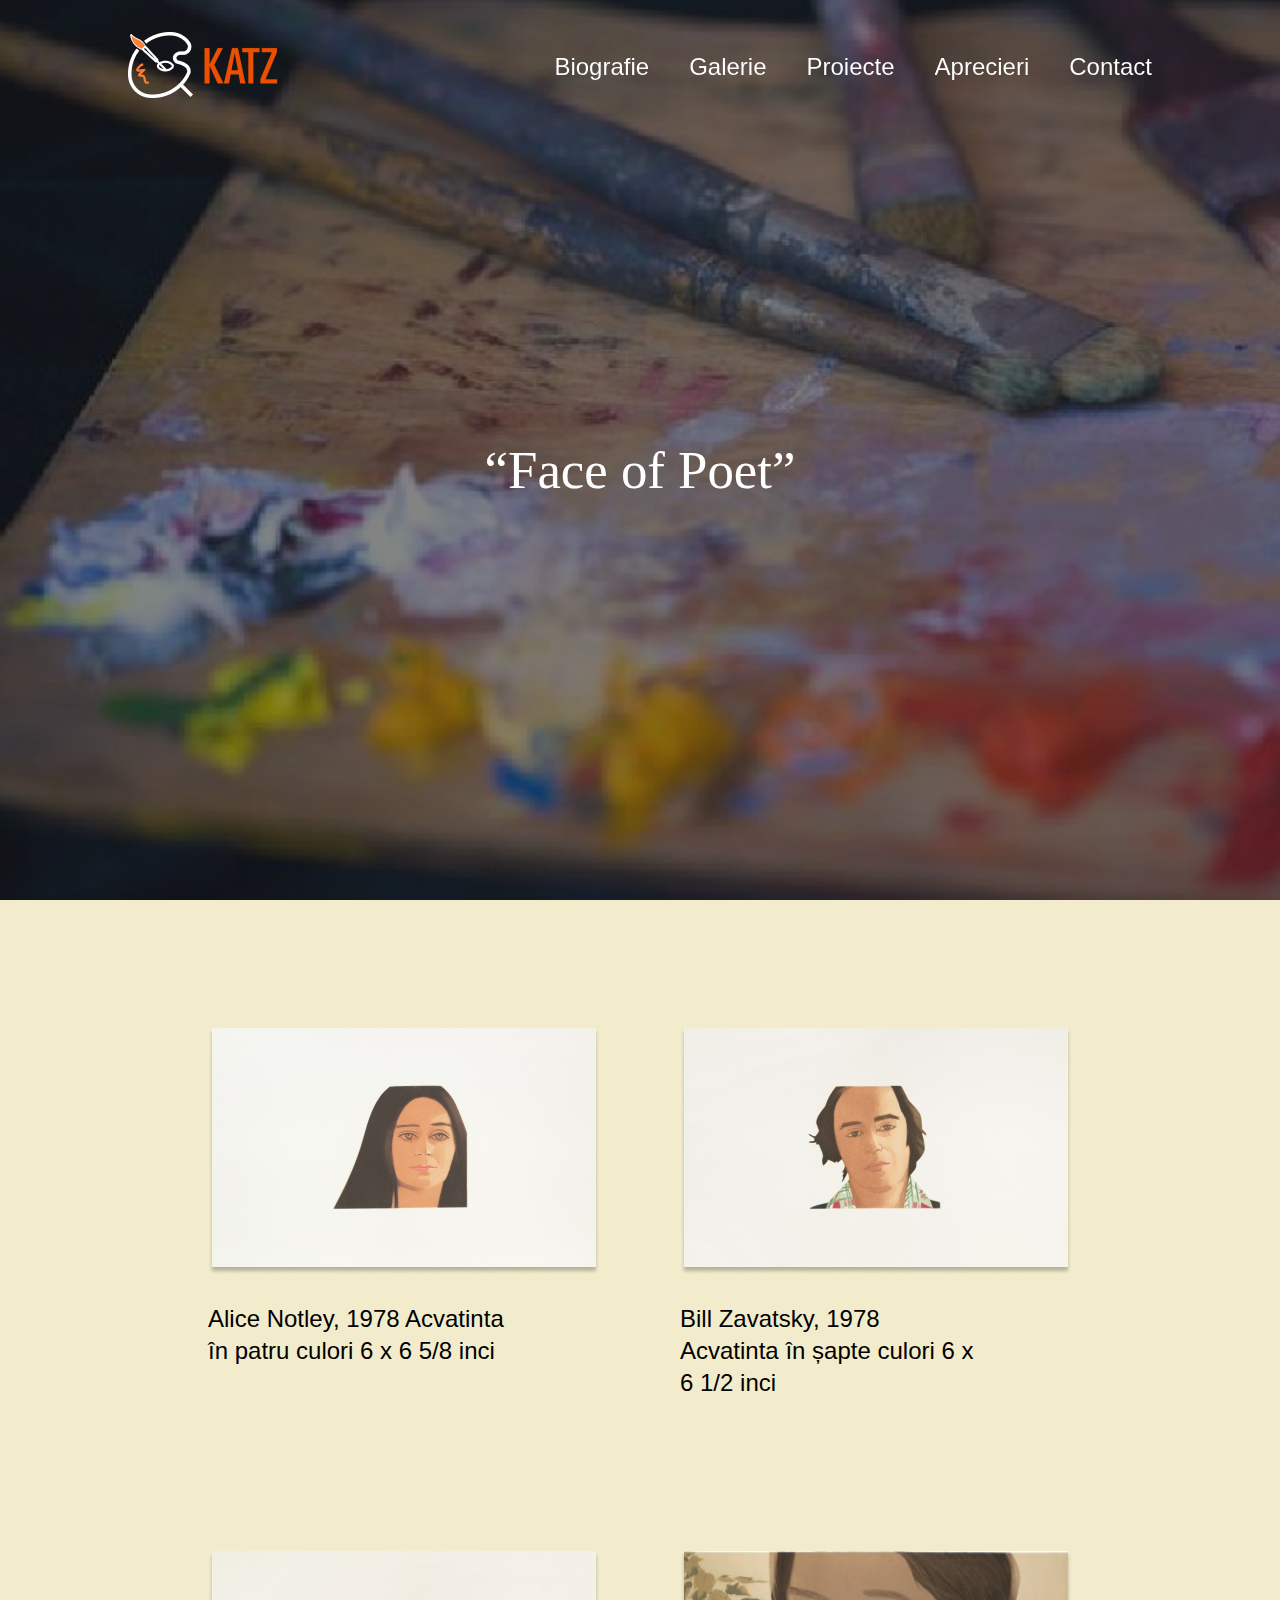
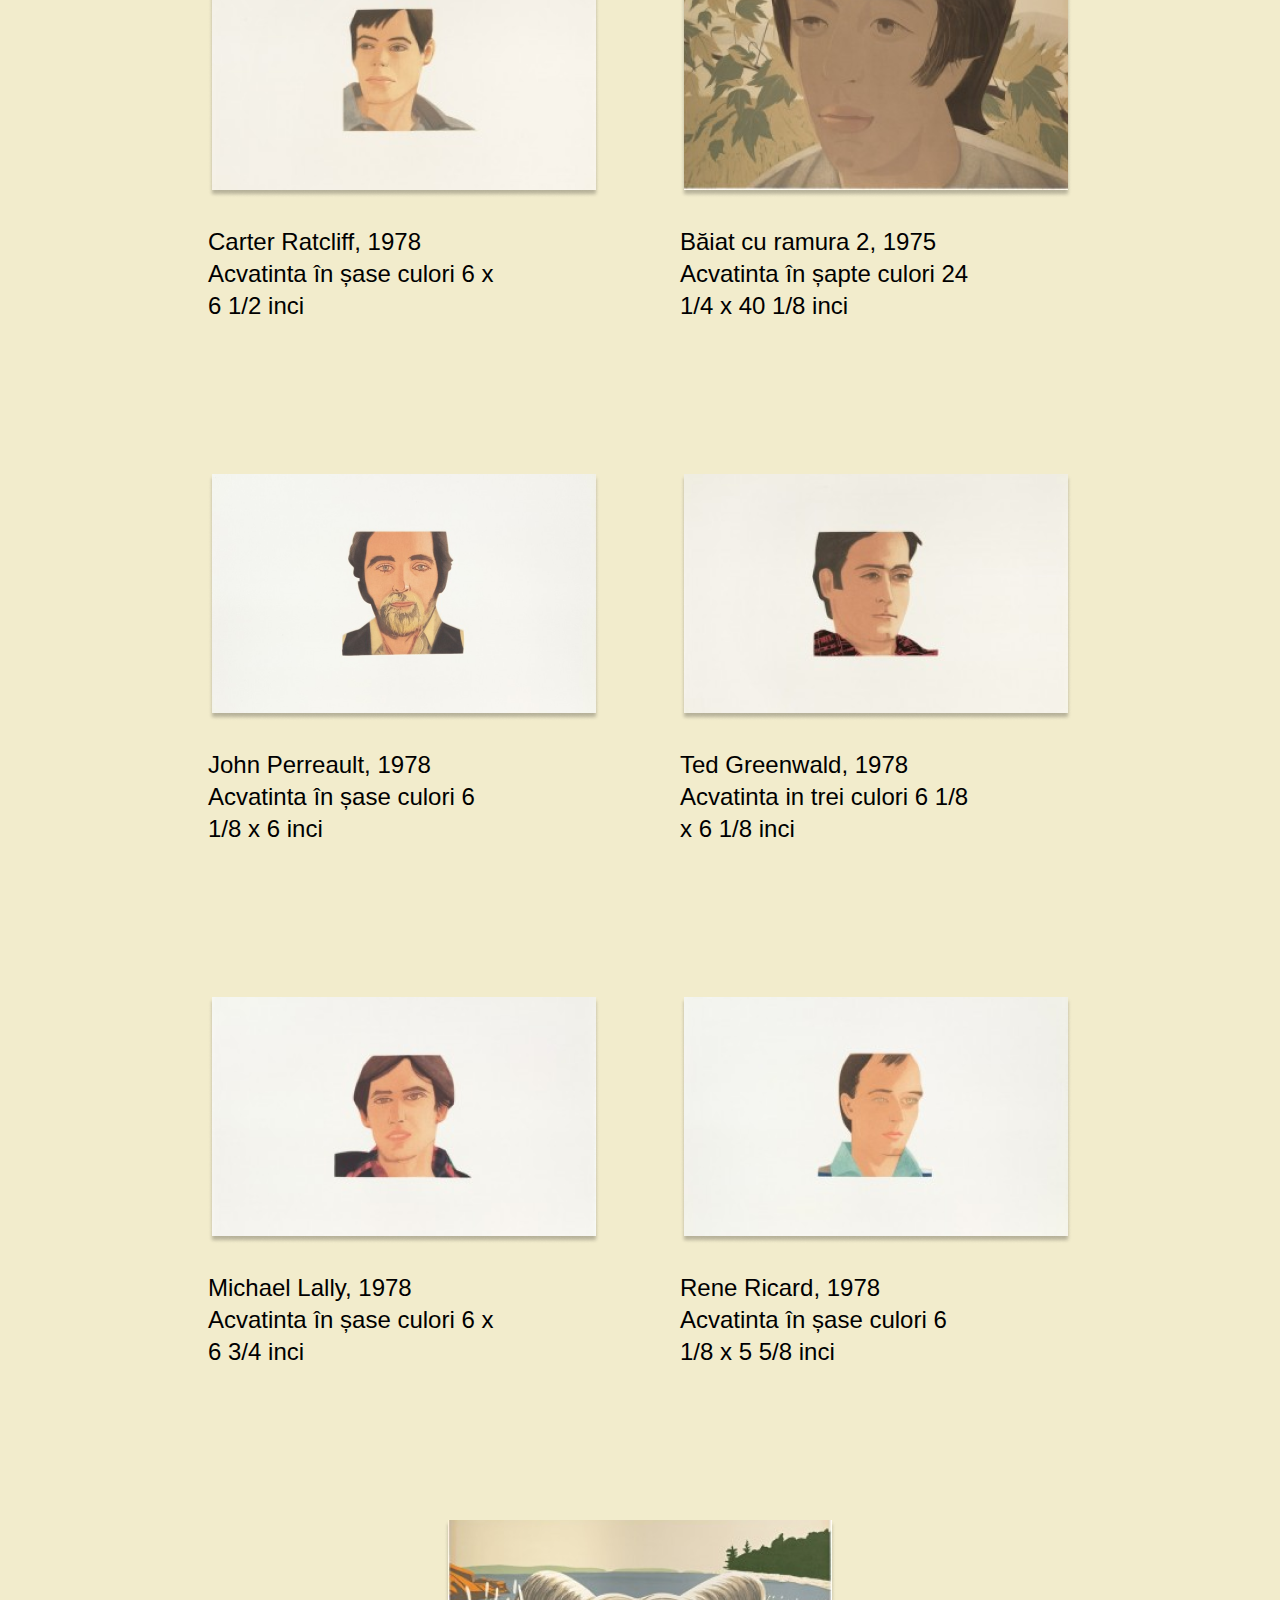
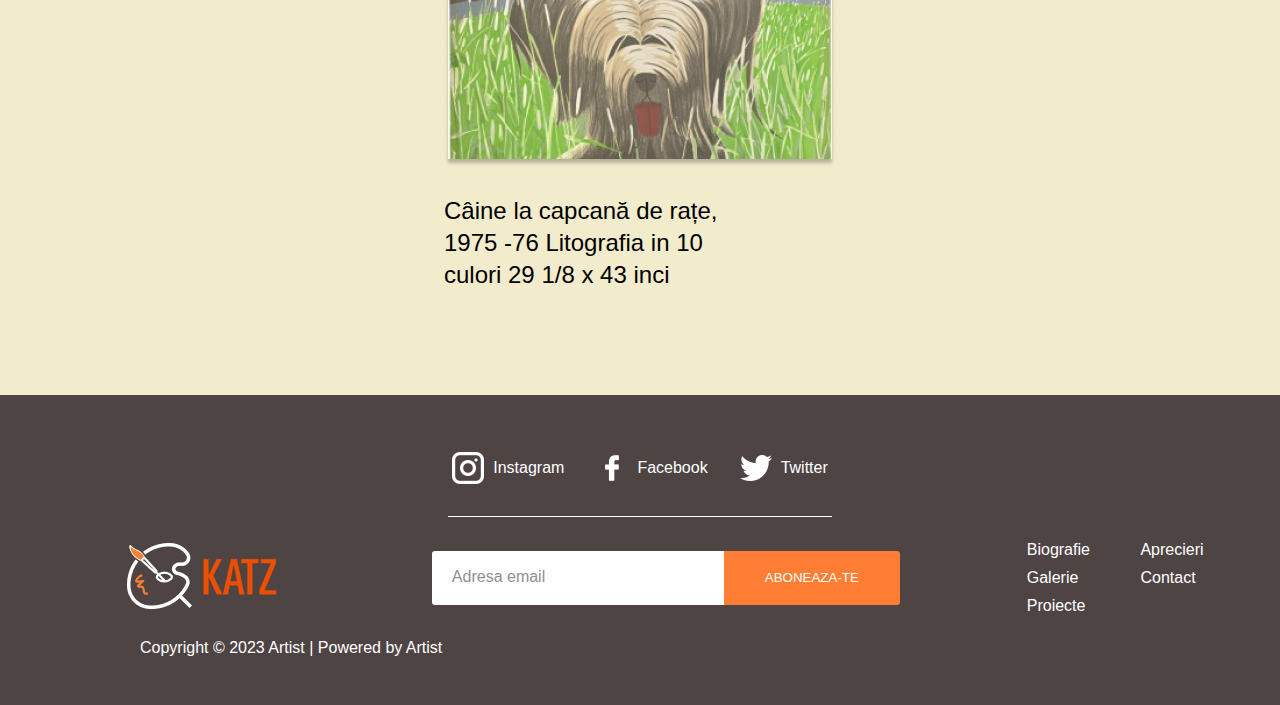
<file: face-of-poet/index.html>
<!DOCTYPE html>
<html lang="en">
  <head>
    <title>Face Of Poet</title>
    <link rel="stylesheet" href="../general.css" />
    <link rel="stylesheet" href="../media-query.css" />
  </head>
  <body>
    <section class="home-page-gallery-pages">
      <header>
        <nav class="main-nav">
          <a href="../index.html">
            <img src="../img/logo.png" alt="Logo" />
          </a>
          <div class="menu-toggle" onclick="menuToggle()"></div>
          <ul class="nav-links">
            <div class="close-button-menu-toggle" onclick="menuToggle()"></div>
            <li>
              <a href="../biografie/" class="main-nav-link">Biografie</a>
            </li>
            <li>
              <a href="../galerie/" class="main-nav-link">Galerie</a>
            </li>
            <li>
              <a href="../proiecte/" class="main-nav-link">Proiecte</a>
            </li>
            <li>
              <a href="../aprecieri/" class="main-nav-link">Aprecieri</a>
            </li>
            <li>
              <a href="../contact/" class="main-nav-link">Contact</a>
            </li>
          </ul>
        </nav>
      </header>
      <h1 class="title-page-gallery-pages">“Face of Poet”</h1>
    </section>

    <section class="beige-section">
      <div class="images-main-container box-container">
        <div class="image-card">
          <img
            src="../img/Galery-pages/Face-of-poet/image-1.png"
            alt="Image 1"
          />
          <p>Alice Notley, 1978 Acvatinta în patru culori 6 x 6 5/8 inci</p>
        </div>
        <div class="image-card">
          <img
            src="../img/Galery-pages/Face-of-poet/image-2.png"
            alt="Image 1"
          />
          <p>Bill Zavatsky, 1978 Acvatinta în șapte culori 6 x 6 1/2 inci</p>
        </div>
        <div class="image-card">
          <img
            src="../img/Galery-pages/Face-of-poet/image-3.png"
            alt="Image 1"
          />
          <p>Carter Ratcliff, 1978 Acvatinta în șase culori 6 x 6 1/2 inci</p>
        </div>
        <div class="image-card">
          <img
            src="../img/Galery-pages/Face-of-poet/image-4.png"
            alt="Image 1"
          />
          <p>
            Băiat cu ramura 2, 1975 Acvatinta în șapte culori 24 1/4 x 40 1/8
            inci
          </p>
        </div>
        <div class="image-card">
          <img
            src="../img/Galery-pages/Face-of-poet/image-5.png"
            alt="Image 1"
          />
          <p>John Perreault, 1978 Acvatinta în șase culori 6 1/8 x 6 inci</p>
        </div>
        <div class="image-card">
          <img
            src="../img/Galery-pages/Face-of-poet/image-6.png"
            alt="Image 1"
          />
          <p>Ted Greenwald, 1978 Acvatinta in trei culori 6 1/8 x 6 1/8 inci</p>
        </div>
        <div class="image-card">
          <img
            src="../img/Galery-pages/Face-of-poet/image-7.png"
            alt="Image 1"
          />
          <p>Michael Lally, 1978 Acvatinta în șase culori 6 x 6 3/4 inci</p>
        </div>
        <div class="image-card">
          <img
            src="../img/Galery-pages/Face-of-poet/image-8.png"
            alt="Image 1"
          />
          <p>Rene Ricard, 1978 Acvatinta în șase culori 6 1/8 x 5 5/8 inci</p>
        </div>
        <div class="image-card">
          <img
            src="../img/Galery-pages/Face-of-poet/image-9.png"
            alt="Image 1"
          />
          <p>
            Câine la capcană de rațe, 1975 -76 Litografia in 10 culori 29 1/8 x
            43 inci
          </p>
        </div>
      </div>
    </section>

    <footer>
      <div class="social-media">
        <a href="https://www.instagram.com/alexkatzofficial/">
          <div class="icon-name-social-media">
            <img src="../img/icons/instagram-icon.png" alt="Instagram-icon" />
            <p>Instagram</p>
          </div>
        </a>
        <a href="https://www.facebook.com/AlexKatzPrints/">
          <div class="icon-name-social-media">
            <img src="../img/icons/facebook-icon.png" alt="facebook-icon" />
            <p>Facebook</p>
          </div>
        </a>
        <a href="https://twitter.com/alexkatz_art">
          <div class="icon-name-social-media">
            <img src="../img/icons/twitter-icon.png" alt="twitter-icon" />
            <p>Twitter</p>
          </div>
        </a>
      </div>

      <div class="under-line-social-media"></div>

      <div class="main-footer-container">
        <a href="../index.html">
          <img src="../img/logo.png" alt="Logo" />
        </a>
        <div class="input-button">
          <input type="text" placeholder="Adresa email" />
          <button>aboneaza-te</button>
        </div>
        <div class="links-container">
          <div class="left-link-container">
            <a href="../biografie/">Biografie</a>
            <a href="../galerie/">Galerie</a>
            <a href="../proiecte/">Proiecte</a>
          </div>
          <div class="right-link-container">
            <a href="../aprecieri/">Aprecieri</a>
            <a href="../contact/">Contact</a>
          </div>
        </div>
      </div>
      <p class="copy-right box-container">
        Copyright &#169; 2023 Artist | Powered by Artist
      </p>
    </footer>

    <script src="../script-general.js"></script>
  </body>
</html>
</file>
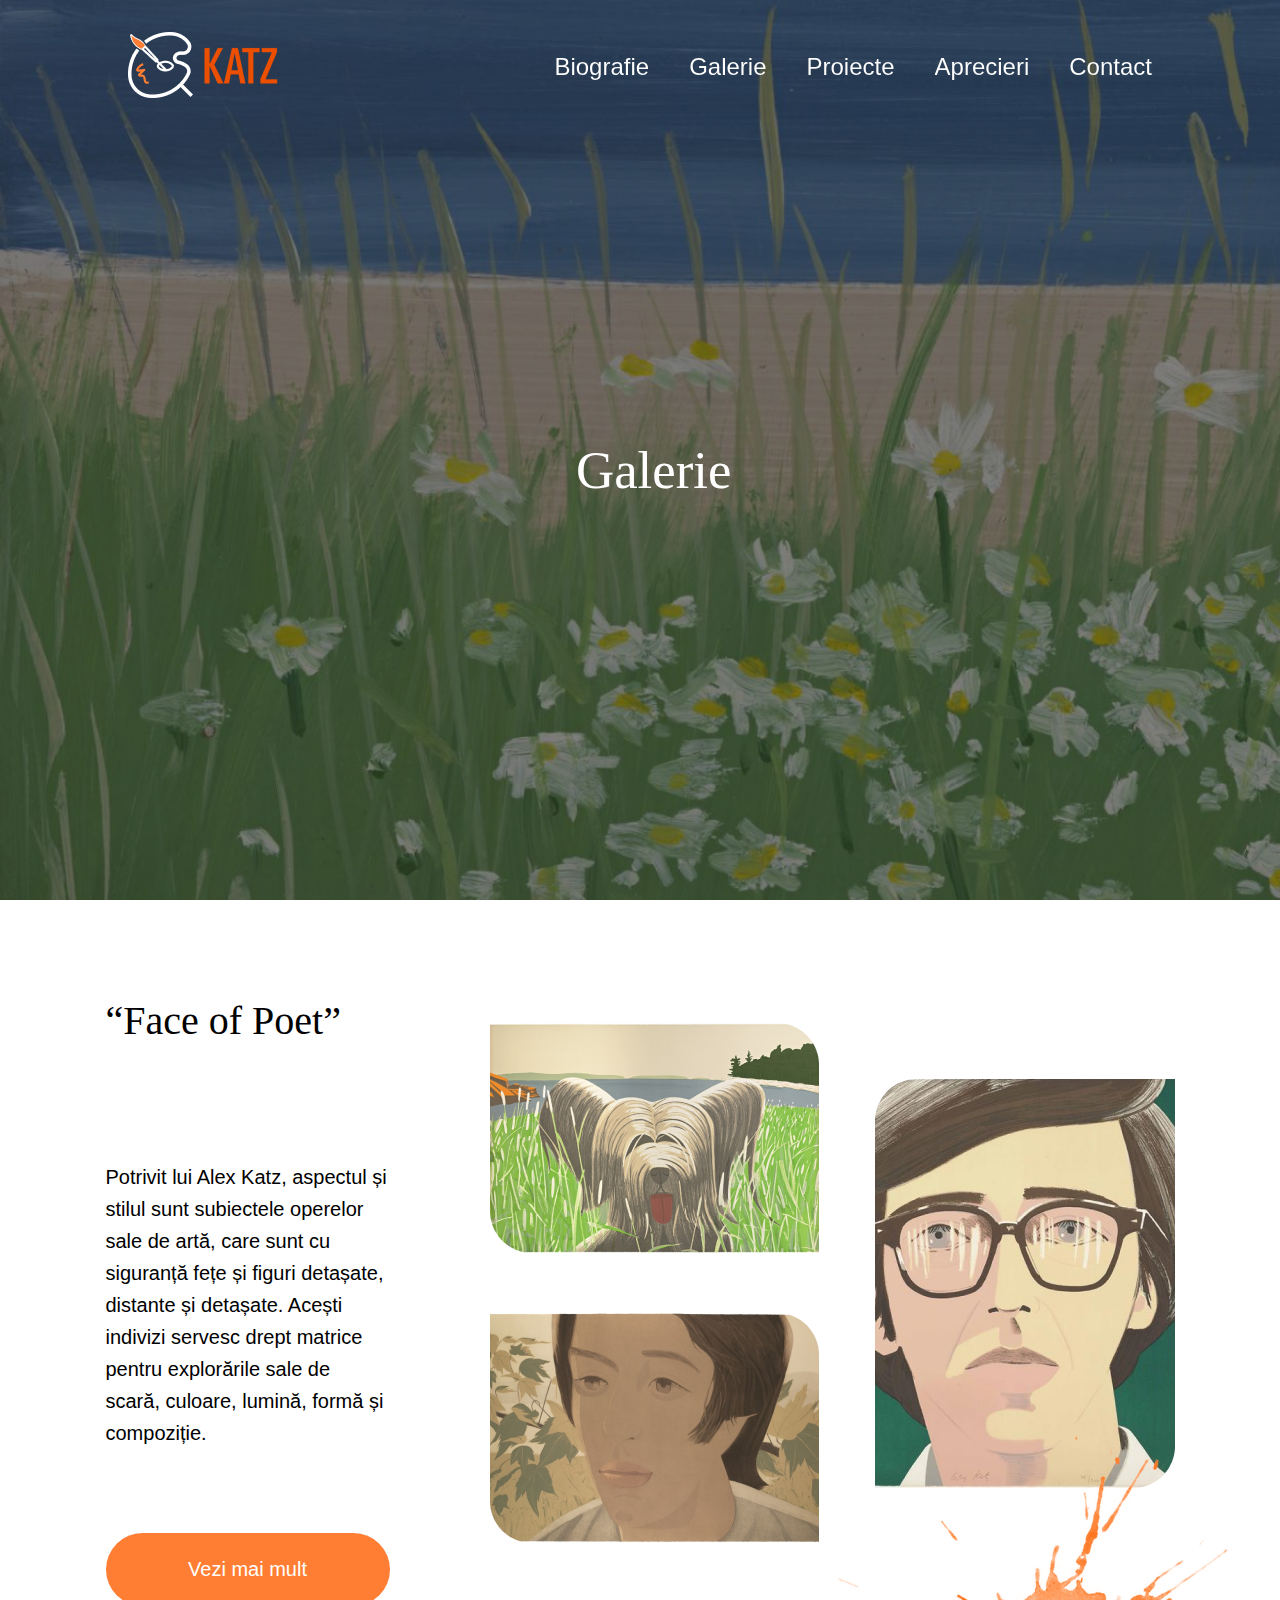
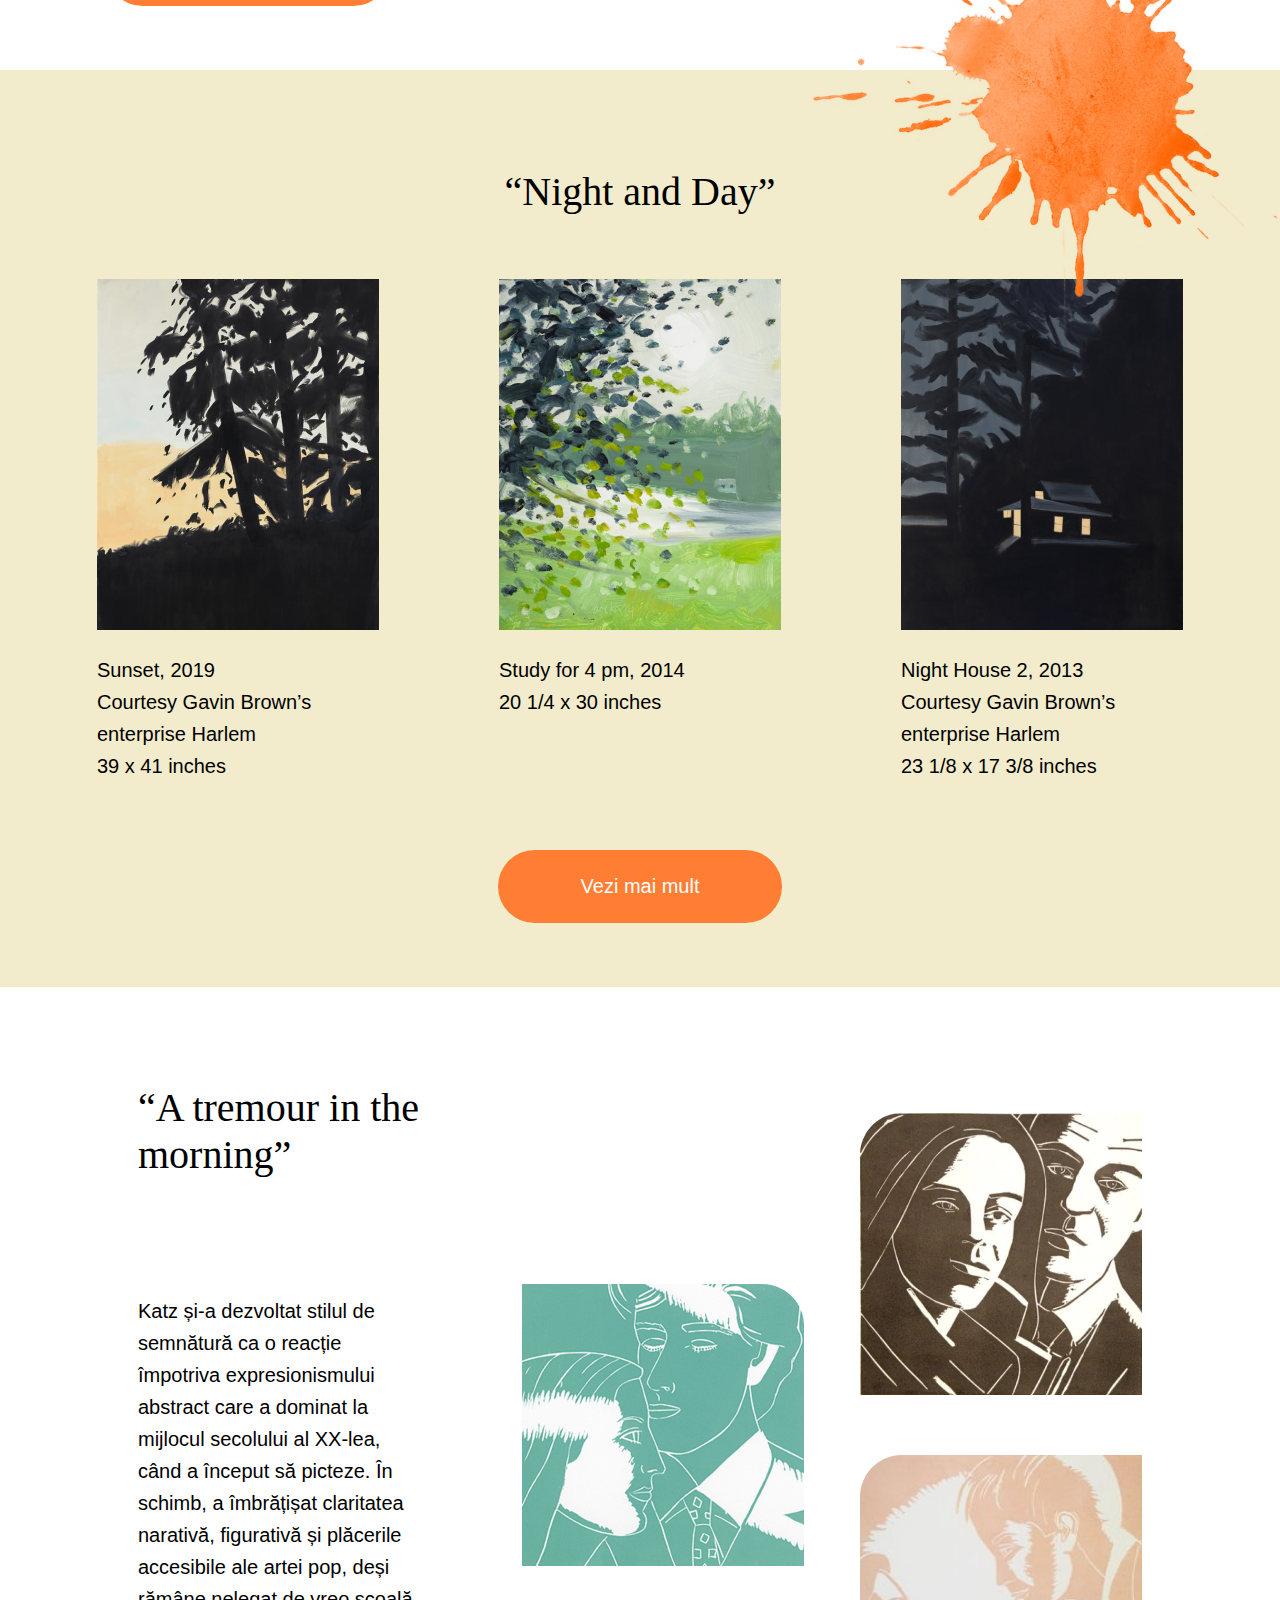
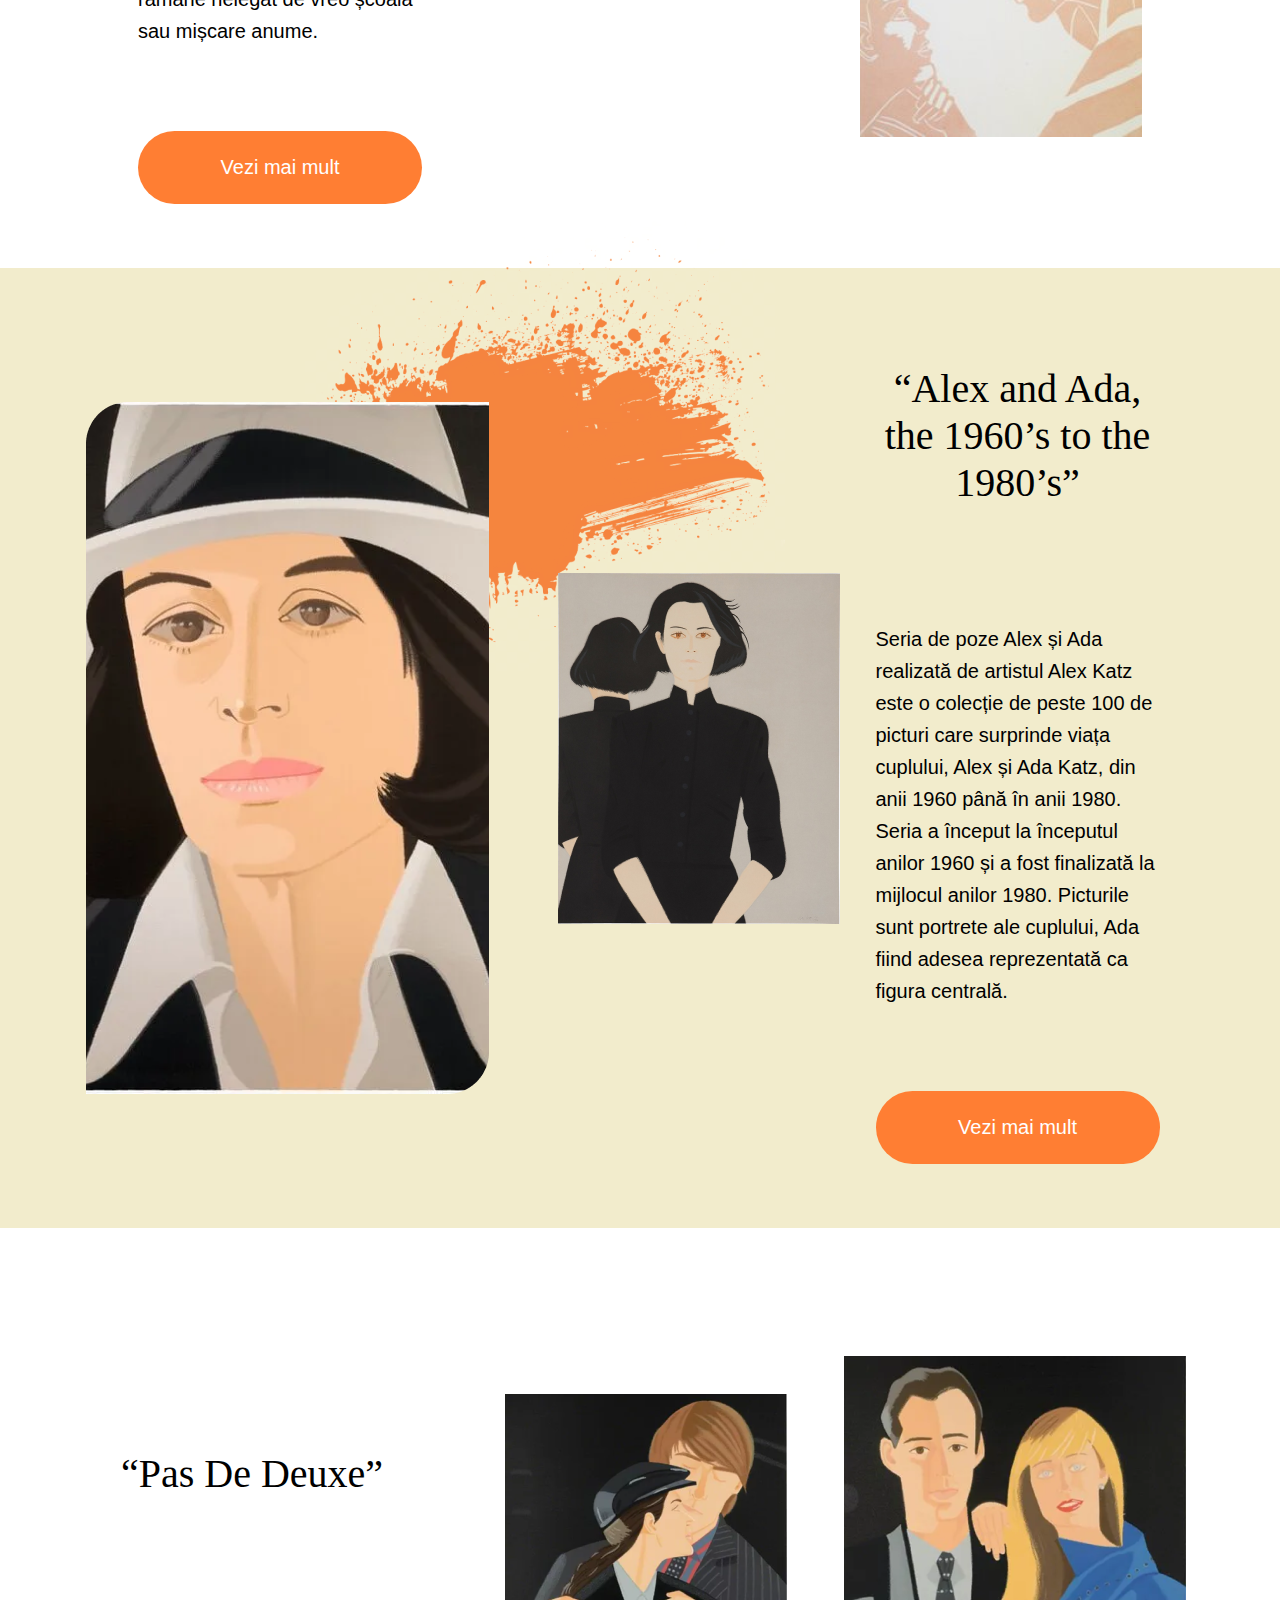
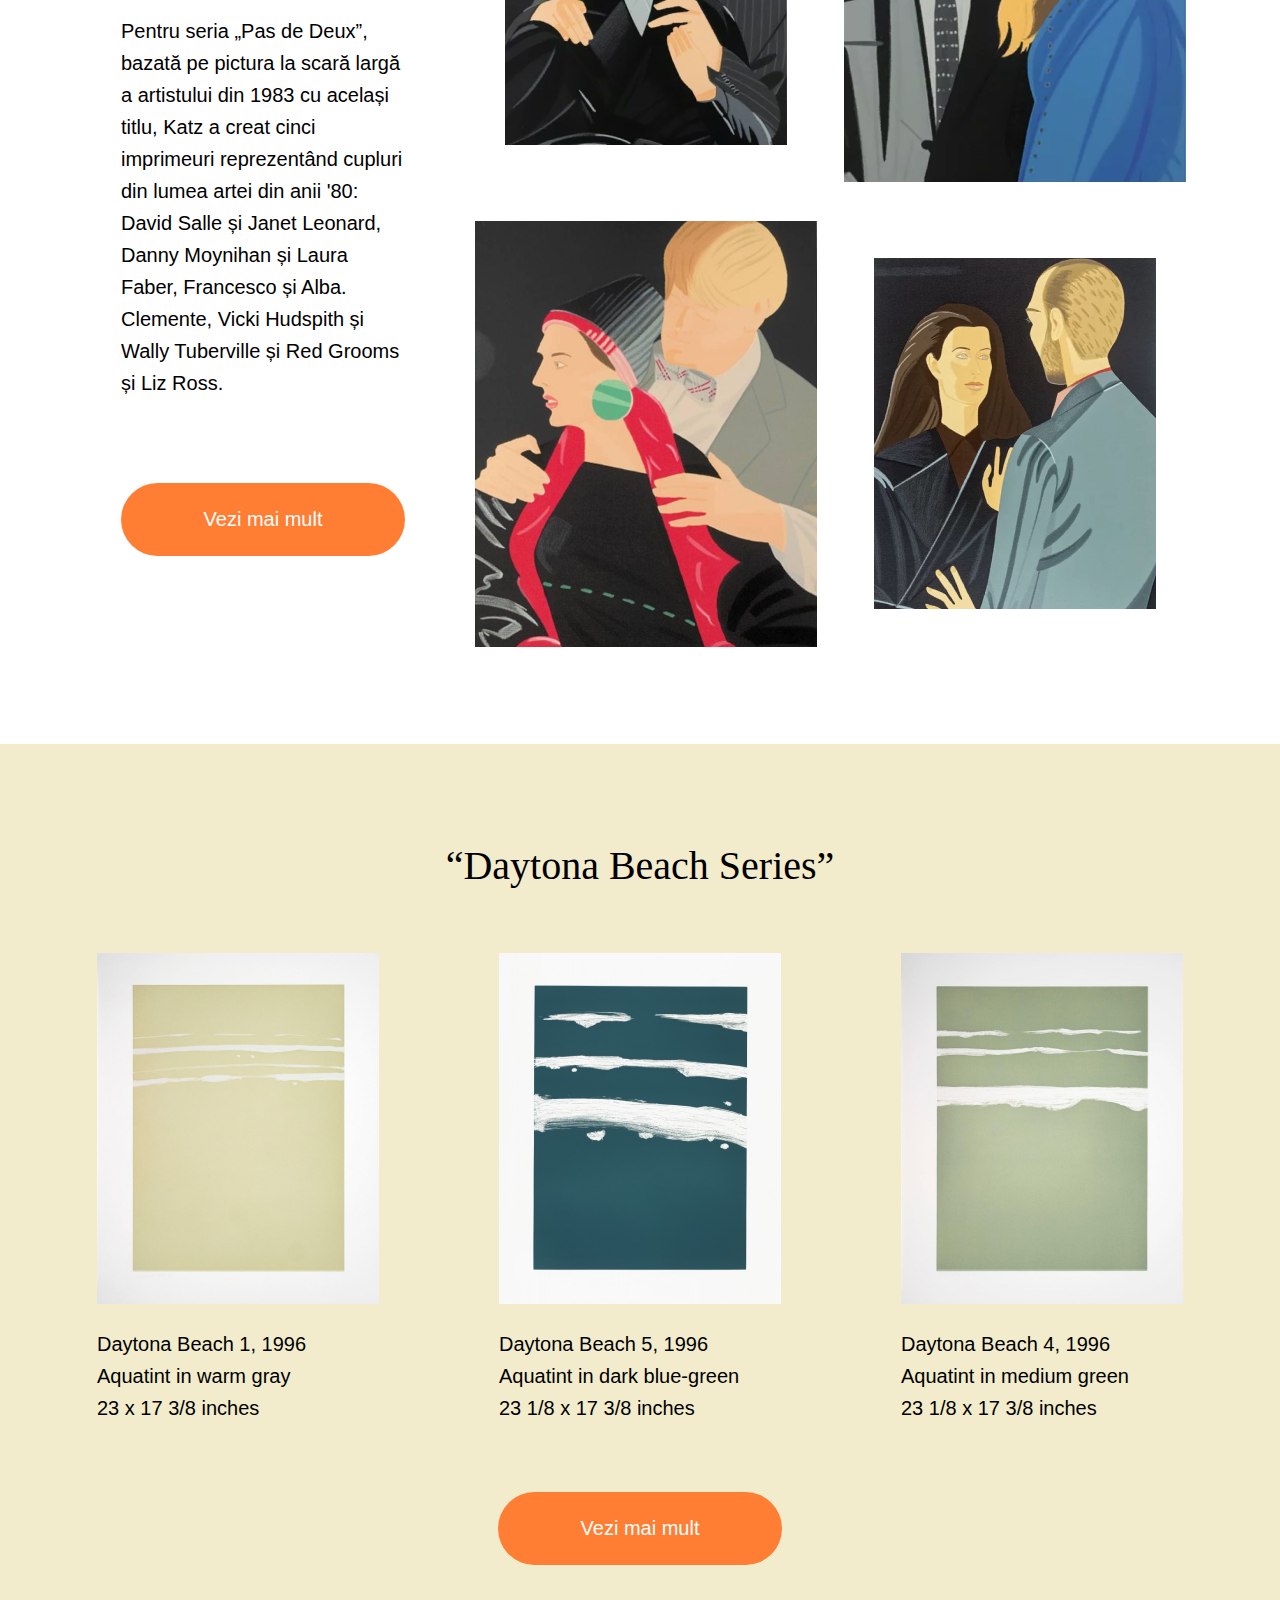
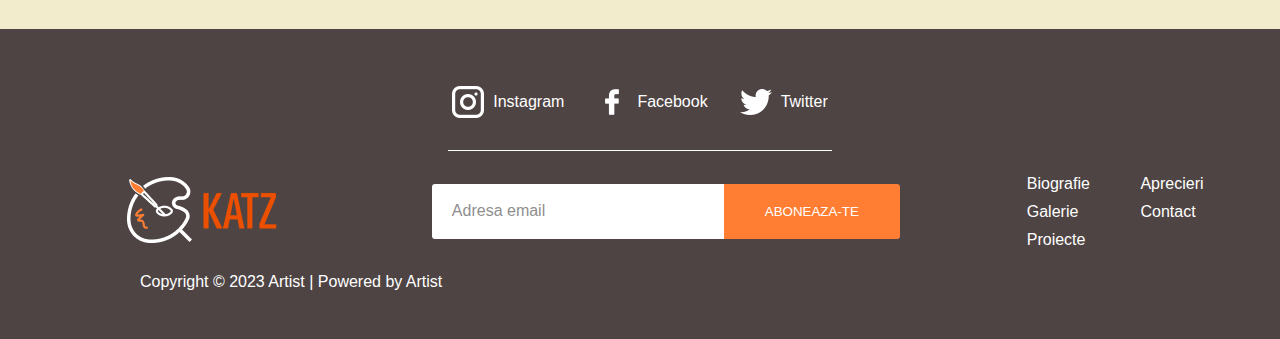
<file: galerie/index.html>
<!DOCTYPE html>
<html lang="en">
  <head>
    <title>Galerie</title>
    <link rel="stylesheet" href="style.css" />
    <link rel="stylesheet" href="../media-query.css" />
  </head>
  <body>
    <section class="home-page">
      <header>
        <nav class="main-nav">
          <a href="../index.html">
            <img src="../img/logo.png" alt="Logo" />
          </a>
          <div class="menu-toggle" onclick="menuToggle()"></div>
          <ul class="nav-links">
            <div class="close-button-menu-toggle" onclick="menuToggle()"></div>
            <li>
              <a href="../biografie/" class="main-nav-link">Biografie</a>
            </li>
            <li>
              <a href="../galerie/" class="main-nav-link">Galerie</a>
            </li>
            <li>
              <a href="../proiecte/" class="main-nav-link">Proiecte</a>
            </li>
            <li>
              <a href="../aprecieri/" class="main-nav-link">Aprecieri</a>
            </li>
            <li>
              <a href="../contact/" class="main-nav-link">Contact</a>
            </li>
          </ul>
        </nav>
      </header>

      <h1 class="title-page">Galerie</h1>
    </section>

    <section class="white-section box-container">
      <div class="main-container">
        <div class="text-container">
          <h2>“Face of Poet”</h2>
          <p>
            Potrivit lui Alex Katz, aspectul și stilul sunt subiectele operelor
            sale de artă, care sunt cu siguranță fețe și figuri detașate,
            distante și detașate. Acești indivizi servesc drept matrice pentru
            explorările sale de scară, culoare, lumină, formă și compoziție.
          </p>
          <a href="../face-of-poet/">
            <button class="gallery-orange-button">Vezi mai mult</button>
          </a>
        </div>

        <div class="face-of-poet-photos-container">
          <div class="photo1-face-of-poet">
            <img src="../img/Galery-img/face-of-poet-img-1.png" alt="Photo" />
          </div>
          <div class="photo2-face-of-poet">
            <img src="../img/Galery-img/face-of-poet-img-2.png" alt="Photo" />
          </div>
          <div class="photo3-face-of-poet">
            <img src="../img/Galery-img/face-of-poet-img-3.png" alt="Photo" />
          </div>
        </div>
      </div>
    </section>

    <div class="paint-stain-1">
      <img src="../img/Galery-img/paint-stain.png" alt="Paint-stain" />
    </div>

    <section class="beige-section">
      <h2>“Night and Day”</h2>
      <div class="night-and-day-main-container">
        <div class="image-container">
          <img src="../img/Galery-img/night-and-day-img-1.png" alt="Photo" />
          <p>
            Sunset, 2019 <br />
            Courtesy Gavin Brown’s enterprise Harlem <br />
            39 x 41 inches
          </p>
        </div>

        <div class="image-container">
          <img src="../img/Galery-img/night-and-day-img-2.png" alt="Photo" />
          <p>
            Study for 4 pm, 2014 <br />
            20 1/4 x 30 inches
          </p>
        </div>

        <div class="image-container">
          <img src="../img/Galery-img/night-and-day-img-3.png" alt="Photo" />
          <p>
            Night House 2, 2013 <br />
            Courtesy Gavin Brown’s enterprise Harlem <br />
            23 1/8 x 17 3/8 inches
          </p>
        </div>
      </div>
      <div class="align-button">
        <a href="../night-and-day/">
          <button class="gallery-orange-button">Vezi mai mult</button>
        </a>
      </div>
    </section>

    <section class="white-section box-container">
      <div class="main-container">
        <div class="text-container">
          <h2>“A tremour in the morning”</h2>
          <p>
            Katz și-a dezvoltat stilul de semnătură ca o reacție împotriva
            expresionismului abstract care a dominat la mijlocul secolului al
            XX-lea, când a început să picteze. În schimb, a îmbrățișat
            claritatea narativă, figurativă și plăcerile accesibile ale artei
            pop, deși rămâne nelegat de vreo școală sau mișcare anume.
          </p>
          <a href="../a-tremour-in-the-morning/">
            <button class="gallery-orange-button">Vezi mai mult</button>
          </a>
        </div>

        <div class="a-tremour-in-the-morning-container">
          <div class="photo1-a-tremour-in-the-morning">
            <img
              src="../img/Galery-img/a-tremour-in-the-morning-img-1.png"
              alt="Photo"
            />
          </div>
          <div class="photo2-a-tremour-in-the-morning">
            <img
              src="../img/Galery-img/a-tremour-in-the-morning-img-2.png"
              alt="Photo"
            />
          </div>
          <div class="photo3-a-tremour-in-the-morning">
            <img
              src="../img/Galery-img/a-tremour-in-the-morning-img-3.png"
              alt="Photo"
            />
          </div>
        </div>
      </div>
    </section>

    <section class="beige-section">
      <div class="alex-and-ada-main-container box-container">
        <div class="photos-container">
          <div class="paint-stain-2">
            <img src="../img/Galery-img/paint-stain-2.png" alt="Paint-stain" />
          </div>
          <img src="../img/Galery-img/alex-and-ada-img-1.png" alt="Photo" />
          <img src="../img/Galery-img/alex-and-ada-img-2.png" alt="Photo" />
        </div>

        <div class="text-container">
          <h2>“Alex and Ada, the 1960’s to the 1980’s”</h2>
          <p>
            Seria de poze Alex și Ada realizată de artistul Alex Katz este o
            colecție de peste 100 de picturi care surprinde viața cuplului, Alex
            și Ada Katz, din anii 1960 până în anii 1980. Seria a început la
            începutul anilor 1960 și a fost finalizată la mijlocul anilor 1980.
            Picturile sunt portrete ale cuplului, Ada fiind adesea reprezentată
            ca figura centrală.
          </p>
          <a href="../alex-and-ada/">
            <button class="gallery-orange-button">Vezi mai mult</button>
          </a>
        </div>
      </div>
    </section>

    <section class="box-container">
      <div class="white-section pas-de-deuxe-main-container">
        <div class="text-container">
          <h2>“Pas De Deuxe”</h2>
          <p>
            Pentru seria „Pas de Deux”, bazată pe pictura la scară largă a
            artistului din 1983 cu același titlu, Katz a creat cinci imprimeuri
            reprezentând cupluri din lumea artei din anii '80: David Salle și
            Janet Leonard, Danny Moynihan și Laura Faber, Francesco și Alba.
            Clemente, Vicki Hudspith și Wally Tuberville și Red Grooms și Liz
            Ross.
          </p>
          <a href="../pas-de-deuxe/">
            <button class="gallery-orange-button">Vezi mai mult</button>
          </a>
        </div>

        <div class="white-section pas-de-deuxe-container">
          <div class="photo1-pas-de-deuxe">
            <img src="../img/Galery-img/pas-de-deuxe-img-1.png" alt="Photo" />
          </div>
          <div class="photo2-pas-de-deuxe">
            <img src="../img/Galery-img/pas-de-deuxe-img-2.png" alt="Photo" />
          </div>
          <div class="photo3-pas-de-deuxe">
            <img src="../img/Galery-img/pas-de-deuxe-img-3.png" alt="Photo" />
          </div>
          <div class="photo4-pas-de-deuxe">
            <img src="../img/Galery-img/pas-de-deuxe-img-4.png" alt="Photo" />
          </div>
        </div>
      </div>
    </section>

    <section class="beige-section">
      <h2>“Daytona Beach Series”</h2>
      <div class="daytona-beach-series-main-container">
        <div class="image-container">
          <img
            src="../img/Galery-img/daytona-beach-series-img-1.png"
            alt="Photo"
          />
          <p>
            Daytona Beach 1, 1996 <br />
            Aquatint in warm gray <br />
            23 x 17 3/8 inches
          </p>
        </div>

        <div class="image-container">
          <img
            src="../img/Galery-img/daytona-beach-series-img-2.png"
            alt="Photo"
          />
          <p>
            Daytona Beach 5, 1996 <br />
            Aquatint in dark blue-green <br />
            23 1/8 x 17 3/8 inches
          </p>
        </div>

        <div class="image-container">
          <img
            src="../img/Galery-img/daytona-beach-series-img-3.png"
            alt="Photo"
          />
          <p>
            Daytona Beach 4, 1996 <br />
            Aquatint in medium green <br />
            23 1/8 x 17 3/8 inches
          </p>
        </div>
      </div>
      <div class="align-button">
        <a href="../daytona-beach-series/">
          <button class="gallery-orange-button">Vezi mai mult</button>
        </a>
      </div>
    </section>

    <footer>
      <div class="social-media">
        <a href="https://www.instagram.com/alexkatzofficial/">
          <div class="icon-name-social-media">
            <img src="../img/icons/instagram-icon.png" alt="Instagram-icon" />
            <p>Instagram</p>
          </div>
        </a>
        <a href="https://www.facebook.com/AlexKatzPrints/">
          <div class="icon-name-social-media">
            <img src="../img/icons/facebook-icon.png" alt="facebook-icon" />
            <p>Facebook</p>
          </div>
        </a>
        <a href="https://twitter.com/alexkatz_art">
          <div class="icon-name-social-media">
            <img src="../img/icons/twitter-icon.png" alt="twitter-icon" />
            <p>Twitter</p>
          </div>
        </a>
      </div>

      <div class="under-line-social-media"></div>

      <div class="main-footer-container">
        <a href="../index.html">
          <img src="../img/logo.png" alt="Logo" />
        </a>
        <div class="input-button">
          <input type="text" placeholder="Adresa email" />
          <button>aboneaza-te</button>
        </div>
        <div class="links-container">
          <div class="left-link-container">
            <a href="../biografie/">Biografie</a>
            <a href="../galerie/">Galerie</a>
            <a href="../proiecte/">Proiecte</a>
          </div>
          <div class="right-link-container">
            <a href="../aprecieri/">Aprecieri</a>
            <a href="../contact/">Contact</a>
          </div>
        </div>
      </div>
      <p class="copy-right box-container">
        Copyright &#169; 2023 Artist | Powered by Artist
      </p>
    </footer>

    <script src="../script-general.js"></script>
    <script src="script.js"></script>
  </body>
</html>
</file>
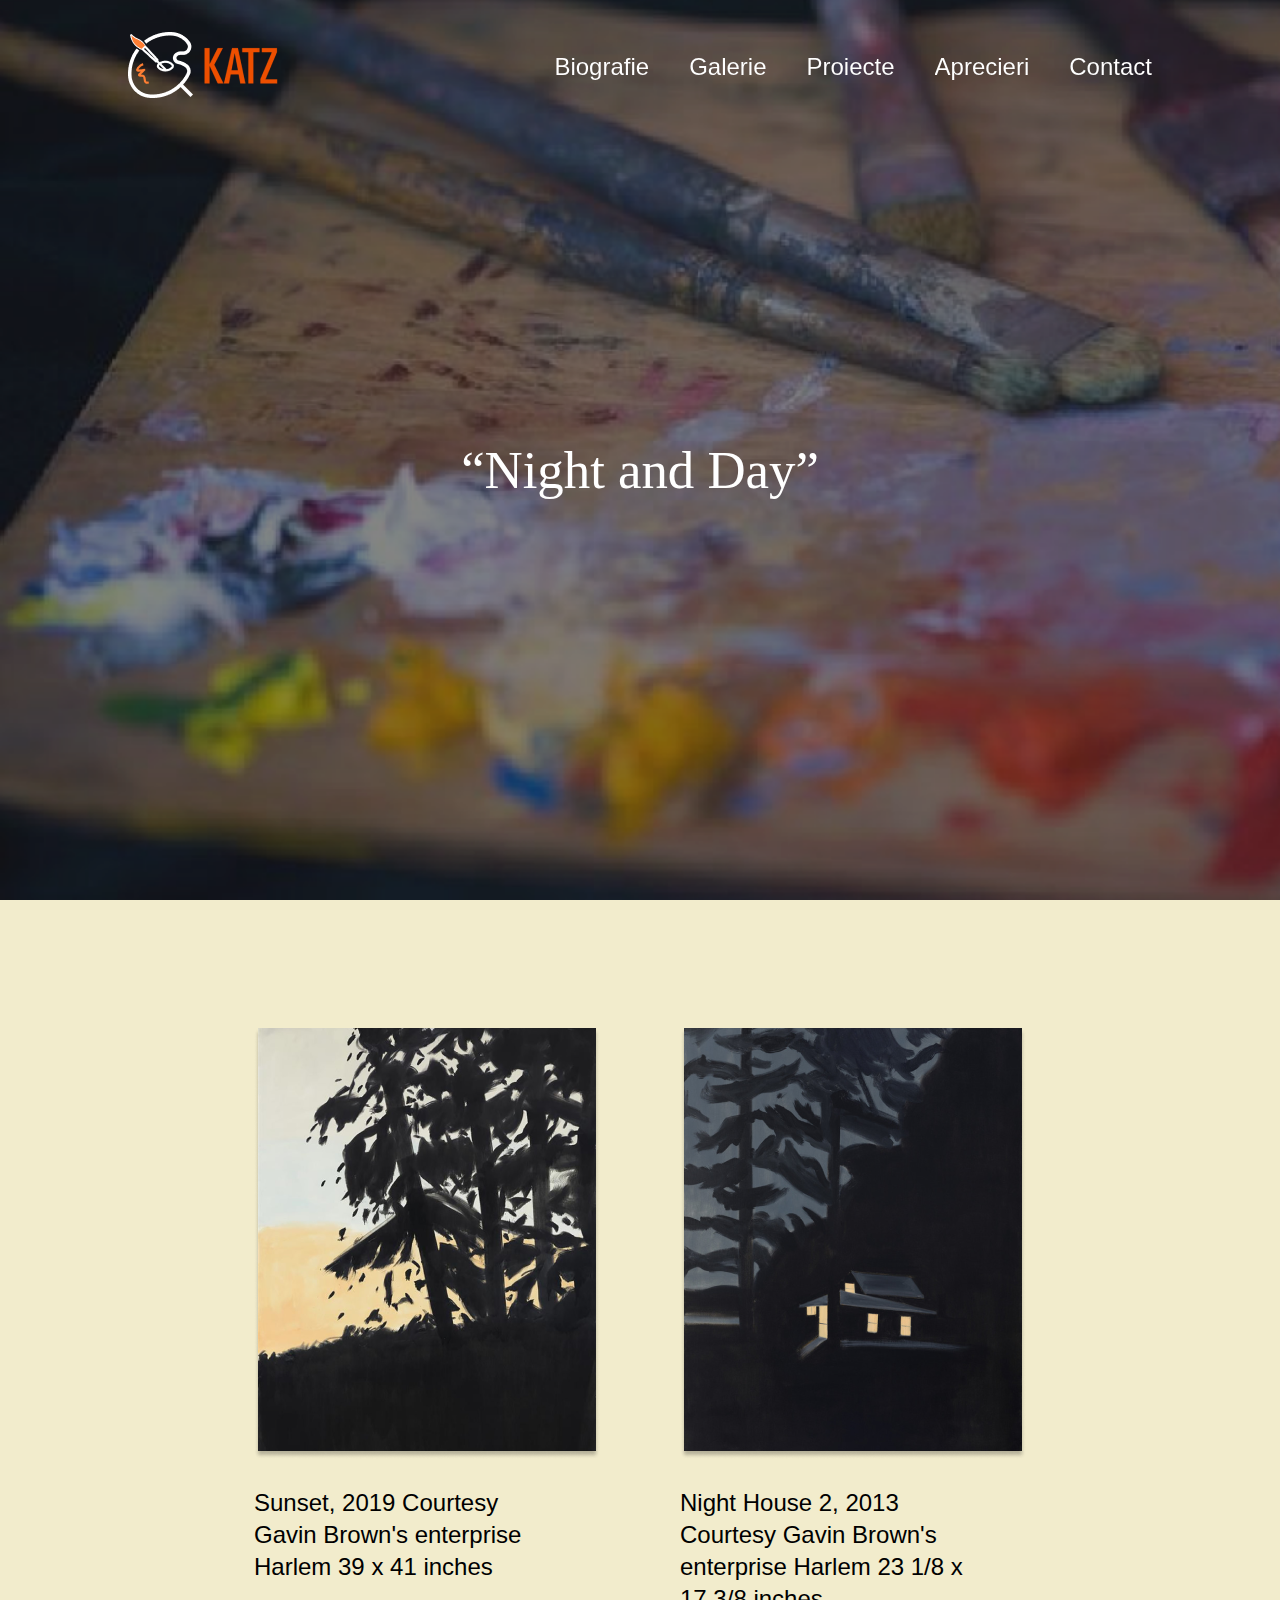
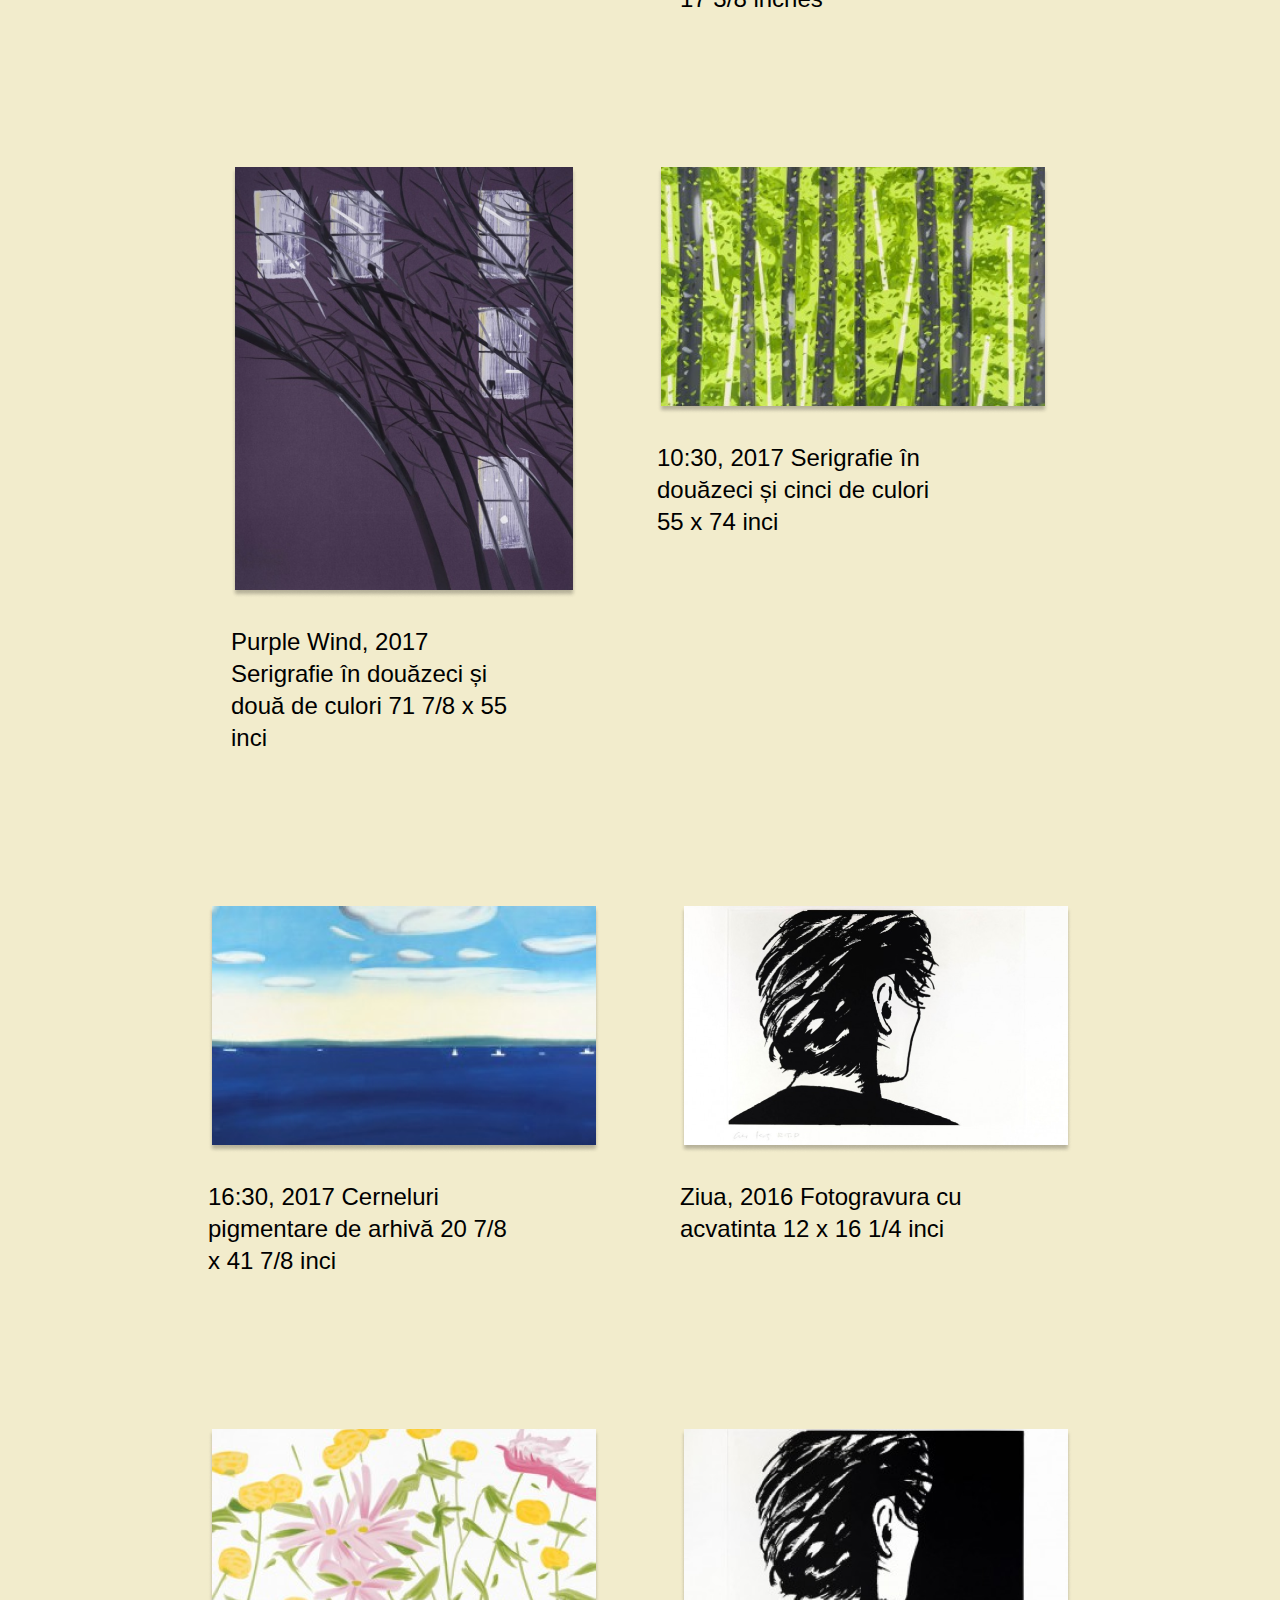
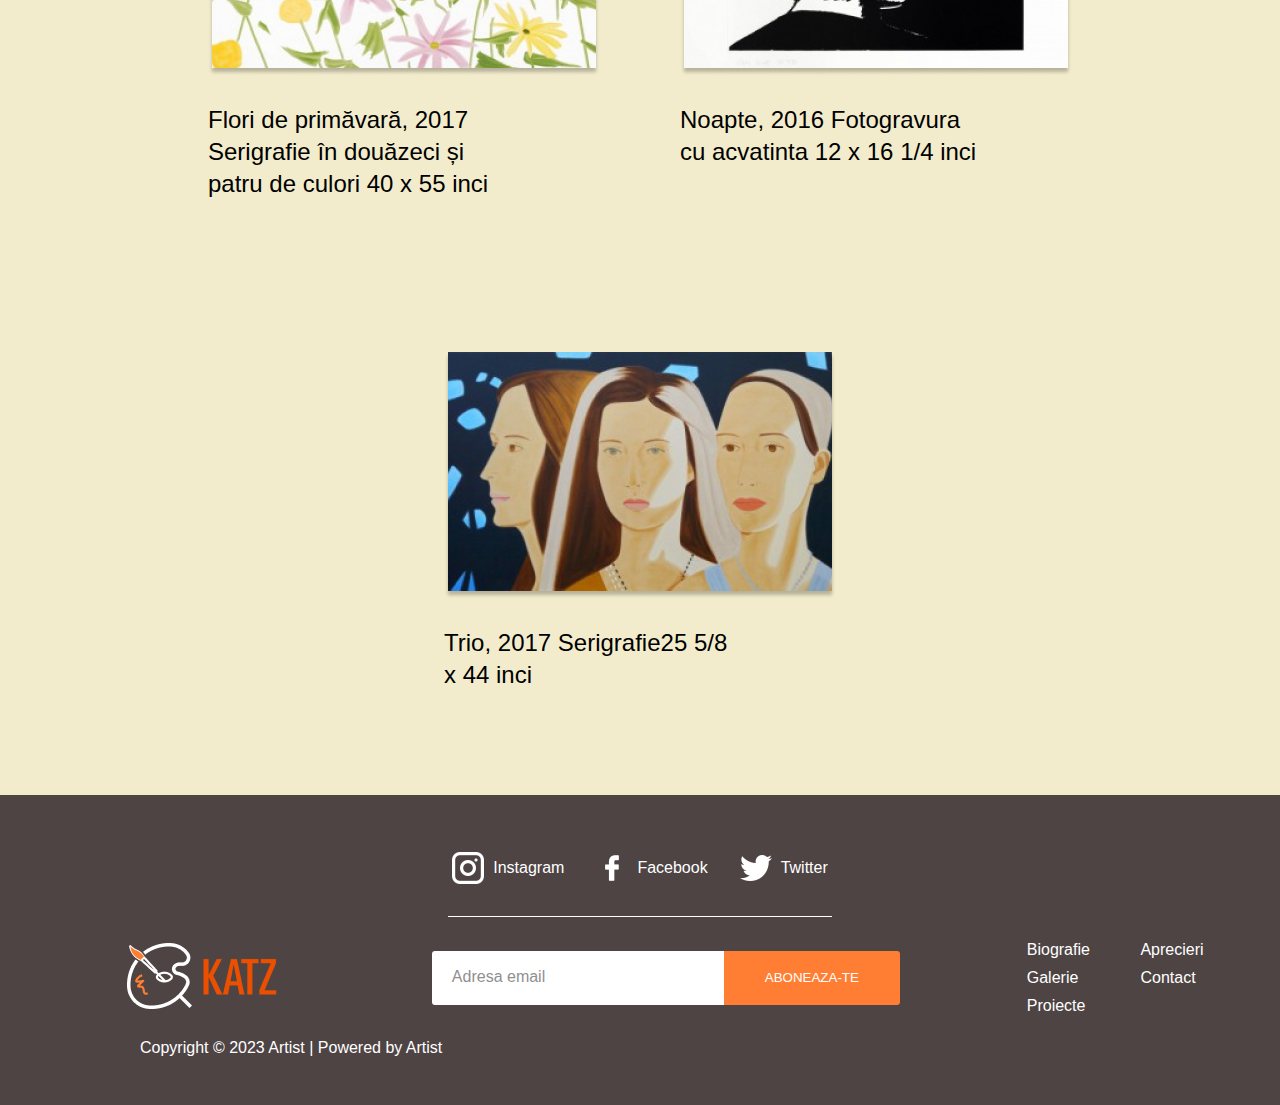
<file: night-and-day/index.html>
<!DOCTYPE html>
<html lang="en">
  <head>
    <title>Face Of Poet</title>
    <link rel="stylesheet" href="../general.css" />
    <link rel="stylesheet" href="../media-query.css" />
  </head>
  <body>
    <section class="home-page-gallery-pages">
      <header>
        <nav class="main-nav">
          <a href="../index.html">
            <img src="../img/logo.png" alt="Logo" />
          </a>
          <div class="menu-toggle" onclick="menuToggle()"></div>
          <ul class="nav-links">
            <div class="close-button-menu-toggle" onclick="menuToggle()"></div>
            <li>
              <a href="../biografie/" class="main-nav-link">Biografie</a>
            </li>
            <li>
              <a href="../galerie/" class="main-nav-link">Galerie</a>
            </li>
            <li>
              <a href="../proiecte/" class="main-nav-link">Proiecte</a>
            </li>
            <li>
              <a href="../aprecieri/" class="main-nav-link">Aprecieri</a>
            </li>
            <li>
              <a href="../contact/" class="main-nav-link">Contact</a>
            </li>
          </ul>
        </nav>
      </header>
      <h1 class="title-page-gallery-pages">“Night and Day”</h1>
    </section>

    <section class="beige-section">
      <div class="images-main-container box-container">
        <div class="image-card">
          <img
            src="../img/Galery-pages/Night-and-Day/image-1.png"
            alt="Image 1"
          />
          <p>
            Sunset, 2019 Courtesy Gavin Brown's enterprise Harlem 39 x 41 inches
          </p>
        </div>
        <div class="image-card">
          <img
            src="../img/Galery-pages/Night-and-Day/image-2.png"
            alt="Image 1"
          />
          <p>
            Night House 2, 2013 Courtesy Gavin Brown's enterprise Harlem 23 1/8
            x 17 3/8 inches
          </p>
        </div>
        <div class="image-card">
          <img
            src="../img/Galery-pages/Night-and-Day/image-3.png"
            alt="Image 1"
          />
          <p>
            Purple Wind, 2017 Serigrafie în douăzeci și două de culori 71 7/8 x
            55 inci
          </p>
        </div>
        <div class="image-card">
          <img
            src="../img/Galery-pages/Night-and-Day/image-4.png"
            alt="Image 1"
          />
          <p>
            10:30, 2017 Serigrafie în douăzeci și cinci de culori 55 x 74 inci
          </p>
        </div>
        <div class="image-card">
          <img
            src="../img/Galery-pages/Night-and-Day/image-5.png"
            alt="Image 1"
          />
          <p>16:30, 2017 Cerneluri pigmentare de arhivă 20 7/8 x 41 7/8 inci</p>
        </div>
        <div class="image-card">
          <img
            src="../img/Galery-pages/Night-and-Day/image-6.png"
            alt="Image 1"
          />
          <p>Ziua, 2016 Fotogravura cu acvatinta 12 x 16 1/4 inci</p>
        </div>
        <div class="image-card">
          <img
            src="../img/Galery-pages/Night-and-Day/image-7.png"
            alt="Image 1"
          />
          <p>
            Flori de primăvară, 2017 Serigrafie în douăzeci și patru de culori
            40 x 55 inci
          </p>
        </div>
        <div class="image-card">
          <img
            src="../img/Galery-pages/Night-and-Day/image-8.png"
            alt="Image 1"
          />
          <p>Noapte, 2016 Fotogravura cu acvatinta 12 x 16 1/4 inci</p>
        </div>
        <div class="image-card">
          <img
            src="../img/Galery-pages/Night-and-Day/image-9.png"
            alt="Image 1"
          />
          <p>Trio, 2017 Serigrafie25 5/8 x 44 inci</p>
        </div>
      </div>
    </section>

    <footer>
      <div class="social-media">
        <a href="https://www.instagram.com/alexkatzofficial/">
          <div class="icon-name-social-media">
            <img src="../img/icons/instagram-icon.png" alt="Instagram-icon" />
            <p>Instagram</p>
          </div>
        </a>
        <a href="https://www.facebook.com/AlexKatzPrints/">
          <div class="icon-name-social-media">
            <img src="../img/icons/facebook-icon.png" alt="facebook-icon" />
            <p>Facebook</p>
          </div>
        </a>
        <a href="https://twitter.com/alexkatz_art">
          <div class="icon-name-social-media">
            <img src="../img/icons/twitter-icon.png" alt="twitter-icon" />
            <p>Twitter</p>
          </div>
        </a>
      </div>

      <div class="under-line-social-media"></div>

      <div class="main-footer-container">
        <a href="../index.html">
          <img src="../img/logo.png" alt="Logo" />
        </a>
        <div class="input-button">
          <input type="text" placeholder="Adresa email" />
          <button>aboneaza-te</button>
        </div>
        <div class="links-container">
          <div class="left-link-container">
            <a href="../biografie/">Biografie</a>
            <a href="../galerie/">Galerie</a>
            <a href="../proiecte/">Proiecte</a>
          </div>
          <div class="right-link-container">
            <a href="../aprecieri/">Aprecieri</a>
            <a href="../contact/">Contact</a>
          </div>
        </div>
      </div>
      <p class="copy-right box-container">
        Copyright &#169; 2023 Artist | Powered by Artist
      </p>
    </footer>

    <script src="../script-general.js"></script>
  </body>
</html>
</file>
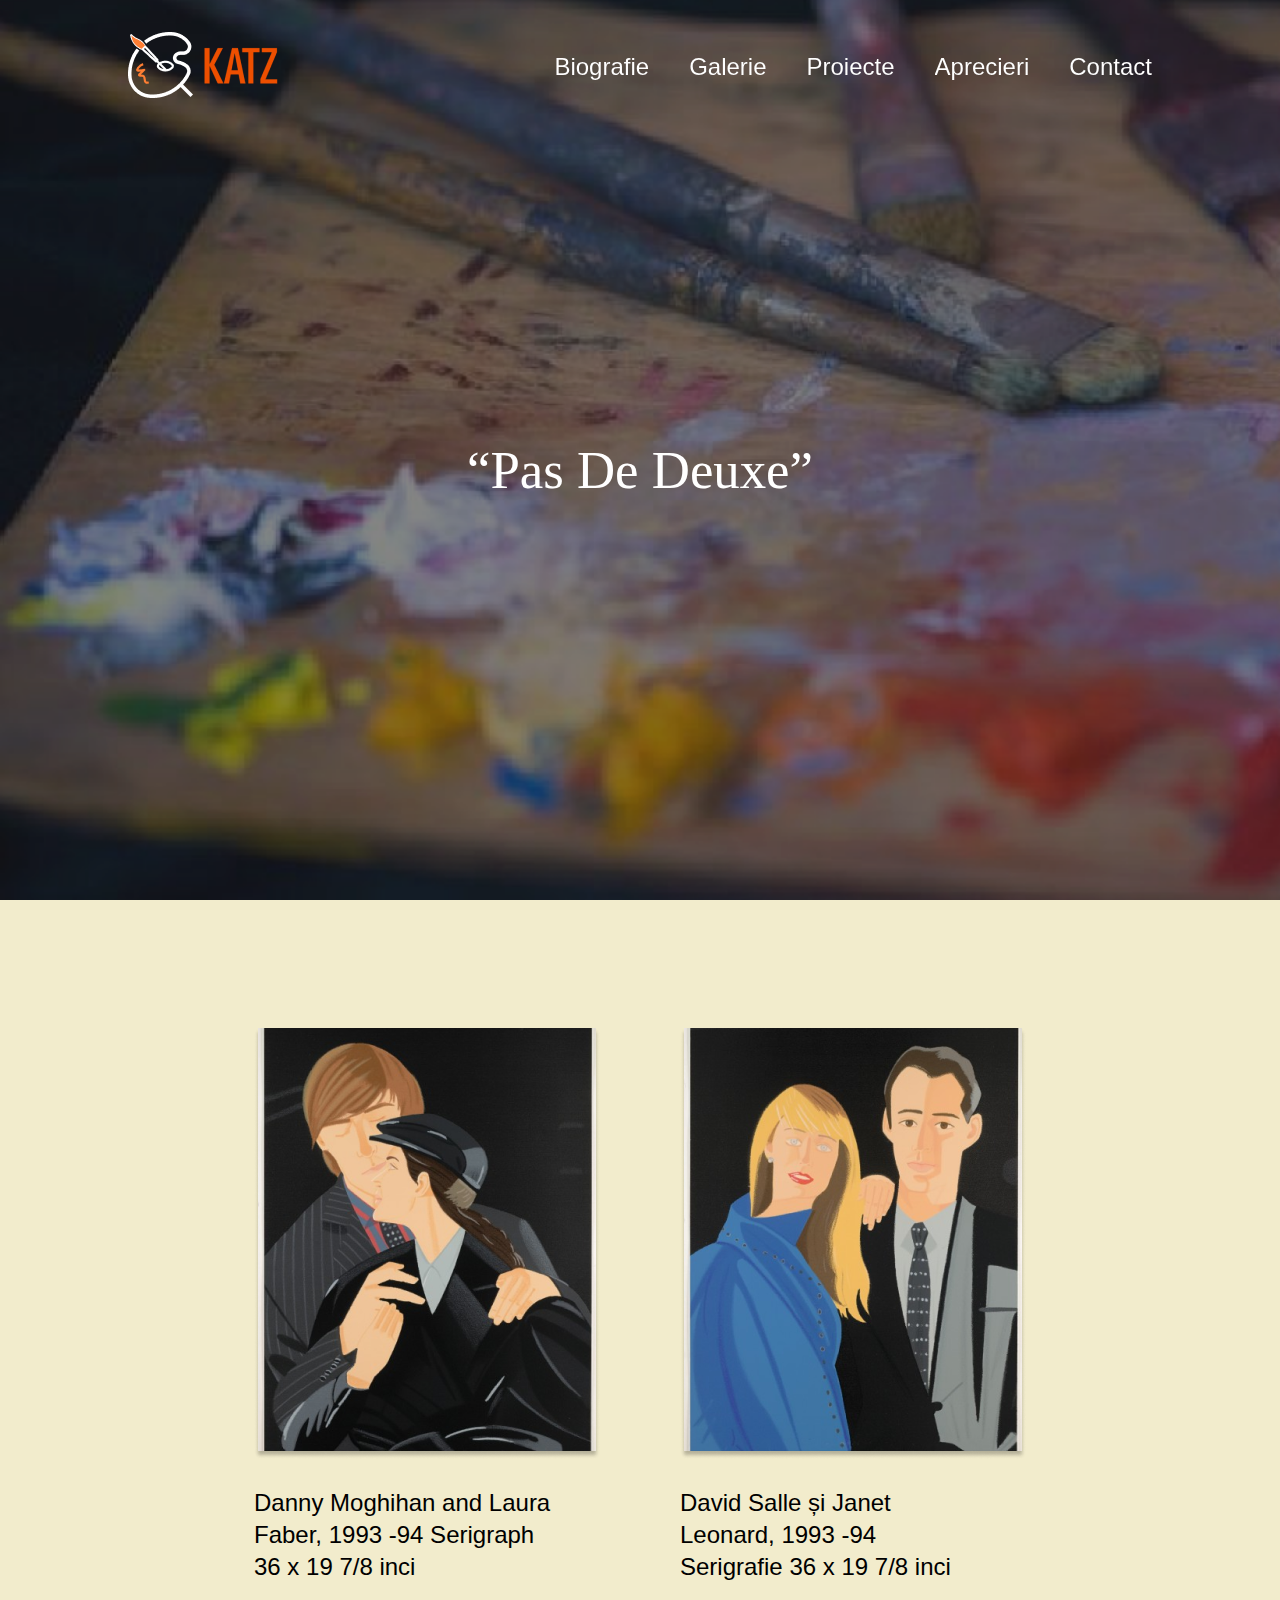
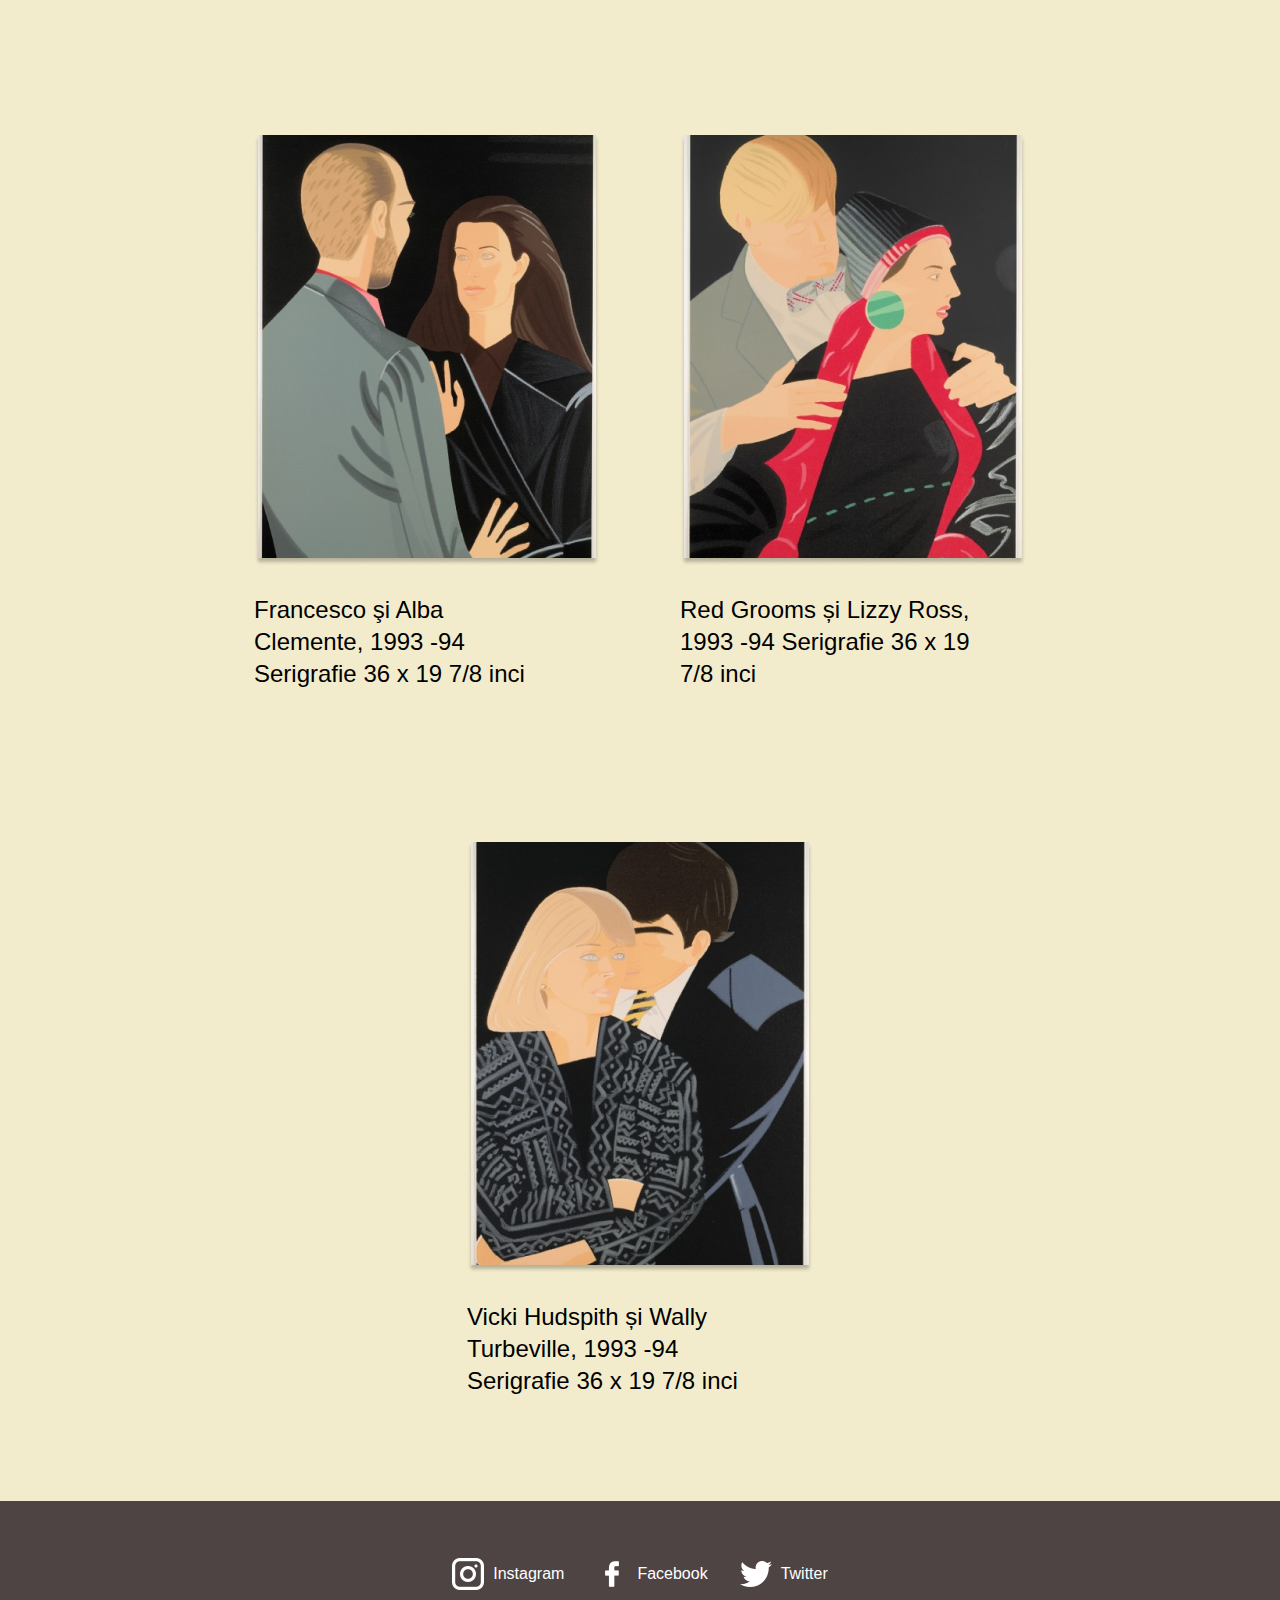
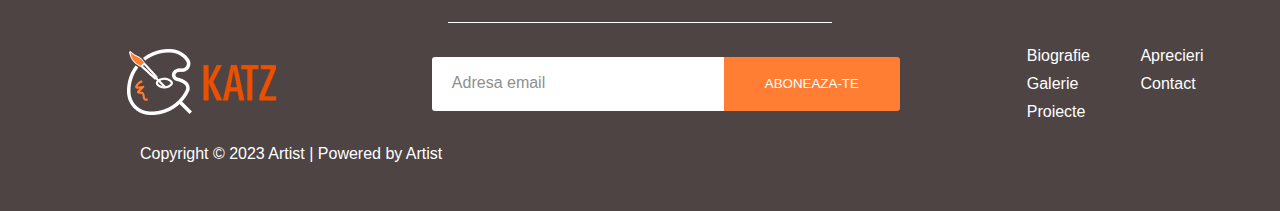
<file: pas-de-deuxe/index.html>
<!DOCTYPE html>
<html lang="en">
  <head>
    <title>Face Of Poet</title>
    <link rel="stylesheet" href="../general.css" />
    <link rel="stylesheet" href="../media-query.css" />
  </head>
  <body>
    <section class="home-page-gallery-pages">
      <header>
        <nav class="main-nav">
          <a href="../index.html">
            <img src="../img/logo.png" alt="Logo" />
          </a>
          <div class="menu-toggle" onclick="menuToggle()"></div>
          <ul class="nav-links">
            <div class="close-button-menu-toggle" onclick="menuToggle()"></div>
            <li>
              <a href="../biografie/" class="main-nav-link">Biografie</a>
            </li>
            <li>
              <a href="../galerie/" class="main-nav-link">Galerie</a>
            </li>
            <li>
              <a href="../proiecte/" class="main-nav-link">Proiecte</a>
            </li>
            <li>
              <a href="../aprecieri/" class="main-nav-link">Aprecieri</a>
            </li>
            <li>
              <a href="../contact/" class="main-nav-link">Contact</a>
            </li>
          </ul>
        </nav>
      </header>
      <h1 class="title-page-gallery-pages">“Pas De Deuxe”</h1>
    </section>

    <section class="beige-section">
      <div class="images-main-container box-container">
        <div class="image-card">
          <img
            src="../img/Galery-pages/Pas-De-Deuxe/image-1.png"
            alt="Image 1"
          />
          <p>
            Danny Moghihan and Laura Faber, 1993 -94 Serigraph 36 x 19 7/8 inci
          </p>
        </div>
        <div class="image-card">
          <img
            src="../img/Galery-pages/Pas-De-Deuxe/image-2.png"
            alt="Image 1"
          />
          <p>
            David Salle și Janet Leonard, 1993 -94 Serigrafie 36 x 19 7/8 inci
          </p>
        </div>
        <div class="image-card">
          <img
            src="../img/Galery-pages/Pas-De-Deuxe/image-3.png"
            alt="Image 1"
          />
          <p>
            Francesco şi Alba Clemente, 1993 -94 Serigrafie 36 x 19 7/8 inci
          </p>
        </div>
        <div class="image-card">
          <img
            src="../img/Galery-pages/Pas-De-Deuxe/image-4.png"
            alt="Image 1"
          />
          <p>Red Grooms și Lizzy Ross, 1993 -94 Serigrafie 36 x 19 7/8 inci</p>
        </div>
        <div class="image-card">
          <img
            src="../img/Galery-pages/Pas-De-Deuxe/image-5.png"
            alt="Image 1"
          />
          <p>
            Vicki Hudspith și Wally Turbeville, 1993 -94 Serigrafie 36 x 19 7/8
            inci
          </p>
        </div>
      </div>
    </section>

    <footer>
      <div class="social-media">
        <a href="https://www.instagram.com/alexkatzofficial/">
          <div class="icon-name-social-media">
            <img src="../img/icons/instagram-icon.png" alt="Instagram-icon" />
            <p>Instagram</p>
          </div>
        </a>
        <a href="https://www.facebook.com/AlexKatzPrints/">
          <div class="icon-name-social-media">
            <img src="../img/icons/facebook-icon.png" alt="facebook-icon" />
            <p>Facebook</p>
          </div>
        </a>
        <a href="https://twitter.com/alexkatz_art">
          <div class="icon-name-social-media">
            <img src="../img/icons/twitter-icon.png" alt="twitter-icon" />
            <p>Twitter</p>
          </div>
        </a>
      </div>

      <div class="under-line-social-media"></div>

      <div class="main-footer-container">
        <a href="../index.html">
          <img src="../img/logo.png" alt="Logo" />
        </a>
        <div class="input-button">
          <input type="text" placeholder="Adresa email" />
          <button>aboneaza-te</button>
        </div>
        <div class="links-container">
          <div class="left-link-container">
            <a href="../biografie/">Biografie</a>
            <a href="../galerie/">Galerie</a>
            <a href="../proiecte/">Proiecte</a>
          </div>
          <div class="right-link-container">
            <a href="../aprecieri/">Aprecieri</a>
            <a href="../contact/">Contact</a>
          </div>
        </div>
      </div>
      <p class="copy-right box-container">
        Copyright &#169; 2023 Artist | Powered by Artist
      </p>
    </footer>

    <script src="../script-general.js"></script>
  </body>
</html>
</file>
<file: style.css>
@import url("general.css");

.main-content {
  display: flex;
  flex-direction: column;
  justify-content: center;
  align-items: center;
  height: 100vh;
}

.main-content h2 {
  color: var(--light-text-color);
  font-family: var(--lato-font-family);
  font-size: 1.9rem;
  font-weight: var(--font-weight-700);
  margin: 0;
}

.main-content h1 {
  color: var(--primary-color);
  text-shadow: 0px 4px 4px rgba(0, 0, 0, 0.25);
  font-family: var(--century-gothic-font-family);
  font-size: 4rem;
  font-weight: var(--font-weight-700);
  margin: 1.5rem 0 0 0;
}

.cta-buttons {
  display: flex;
  gap: 2rem;
}

.cta-buttons button {
  width: 13rem;
  height: 3.75rem;
  border-radius: 4.25rem;
  color: var(--light-text-color);
  font-family: var(--lato-font-family);
  font-size: 1.25rem;
  margin-top: 5rem;
}

.cta-buttons a:first-child button {
  background-color: transparent;
  border: 2px solid var(--light-text-color);
}

.cta-buttons a:last-child button {
  background-color: var(--primary-color);
  border: none;
}

.dots {
  position: absolute;
  display: flex;
  gap: 10px;
  left: calc(50% - 60px);
  bottom: 3.5rem;
}

.dot {
  width: 12px;
  height: 12px;
  background-color: var(--light-text-color);
  border-radius: 50%;
  cursor: pointer;
}

.dot:hover {
  background-color: #808080;
  transition: 0.2s ease-out;
}

.active-dot {
  background-color: var(--primary-color);
  transition: 0.2s ease-out;
}

/* section with gradient bg */

.section-gradient-bg {
  height: 60vh;
  padding-top: 5.5rem;
  background: linear-gradient(180deg, #f2eccc 0%, rgba(242, 236, 204, 0) 100%);
}

.section-gradient-bg h1,
.white-section h1 {
  text-transform: uppercase;
  font-family: var(--century-gothic-font-family);
  font-size: 2.5rem;
  font-weight: var(--font-weight-400);
}

/* slider styles */

.colored-wrapper {
  margin-top: 4rem;
  background-color: var(--primary-darck-color);
  padding: 5rem 0;
}

.wrapper {
  max-width: 1200px;
  position: relative;
}

.wrapper i {
  position: absolute;
  top: 50%;
  cursor: pointer;
  font-size: 1.2rem;
  background-color: var(--light-text-color);
  height: 3rem;
  width: 3rem;
  text-align: center;
  line-height: 3rem;
  border-radius: 50%;
  transform: translateY(-50%);
}

.wrapper i:first-child {
  margin-left: 10px;
  left: -23px;
  display: none;
}

.wrapper i:last-child {
  margin-right: 10px;
  right: -23px;
}

.wrapper .carousel {
  overflow: hidden;
  cursor: pointer;
  white-space: nowrap; /* put all images in one line */
  scroll-behavior: smooth;
}

.carousel.dragging {
  cursor: grab;
  scroll-behavior: auto;
}

.carousel.dragging img {
  pointer-events: none;
}

.carousel img {
  height: 16rem;
  object-fit: cover;
  margin-left: 14px;
  width: calc(100% / 3);
}
.carousel img:first-child {
  margin-left: 0px;
}

/* third section */

.recent-pictures-container {
  display: flex;
  justify-content: center;
  gap: 1rem;
}

.recent-picture-container {
  display: flex;
  flex-direction: column;
  margin-top: 6rem;
}

.recent-picture-container p {
  margin: 2rem 0;
  font-family: var(--lato-font-family);
  font-size: 1.25rem;
  font-weight: var(--font-weight-400);
  line-height: 2rem;
}

.align-button {
  text-align: end;
}

.orange-button {
  margin: 0;
}

/* border-button-hover */

.border-button,
.cta-orange-button {
  overflow: hidden;
  transition: all 0.35s;
  position: relative;
  z-index: 10;
}

.border-button:before,
.border-button::after,
.cta-orange-button::before,
.cta-orange-button::after {
  position: absolute;
  content: "";
  width: 100%;
  height: 100%;
  top: -100%;
  left: 0;
  background-color: var(--primary-beige-color);
  transition: all 0.35s;
  z-index: -1;
}

.border-button:before,
.cta-orange-button::before {
  opacity: 0.6;
}

.border-button:after,
.cta-orange-button::after {
  transition-delay: 0.2s;
}

.cta-buttons a:first-child button:hover,
.cta-buttons a:last-child button:hover {
  border: 2px solid var(--primary-beige-color);
  color: var(--primary-darck-color);
}

.border-button:hover:before,
.border-button:hover:after,
.cta-orange-button:hover:before,
.cta-orange-button:hover:after {
  top: 0;
}

/* .cta-orange-button::before,
.cta-orange-button::after {
  background-color: #fc6b17;
}

.cta-buttons a:last-child button:hover {
  border: 2px solid #fc6b17;
  color: white;
} */
</file>
<file: media-query.css>
@media (max-width: 1650px) {
  .films-video-paint-stain {
    top: -50%;
    left: 18%;
  }
}

@media (max-width: 1500px) {
  .box-container {
    max-width: 1000px;
  }

  .recent-pictures-container {
    flex-wrap: wrap;
  }

  .main-container-childhood {
    flex-direction: column;
    align-items: center;
    gap: 0;
  }

  .paint-stain-1 {
    top: 150vh;
  }

  .magazine-collaborations img {
    width: 409px;
    height: 562px;
  }

  .magazine-collaborations-text-container {
    margin: 1.5rem;
  }

  .magazine-collaborations .orange-button {
    margin-top: 0.1rem;
  }

  .dance-collaborations img {
    width: 588px;
    height: 491px;
  }

  .active-image {
    width: 468px;
  }

  .inactive-image {
    width: 114px;
    height: 300px;
  }

  .dot-artist-carousel {
    width: 15px;
    height: 15px;
  }
}

@media (max-width: 1200px) {
  .studies-section {
    flex-direction: column;
    gap: 0;
    margin: 0 auto;
  }

  .paint-stain-1 {
    top: 190vh;
  }

  .paint-stain-1 img {
    width: 437px;
    height: 543px;
  }

  .face-of-poet-photos-container,
  .pas-de-deuxe-container {
    display: flex;
    flex-direction: column;
    justify-content: center;
    align-items: center;
    gap: 2rem;
  }

  .films-video-img img {
    width: 382px;
    height: 303px;
  }

  .films-video-paint-stain {
    top: -50%;
    left: 7%;
  }

  .magazine-collaborations img {
    width: 381px;
    height: 525px;
  }

  .magazine-collaborations {
    flex-direction: column;
  }

  .magazine-collaborations-text-container {
    align-items: center;
  }

  .magazine-collaborations .orange-button {
    width: 15.5rem;
  }

  .awards-main-container {
    flex-direction: column;
    gap: 2rem;
  }

  .award-img-main-text-container {
    justify-content: start;
  }

  .contact-main-container {
    flex-direction: column;
  }

  .contact-text-container,
  .social-media-main-container {
    justify-content: center;
    text-align: center;
  }

  .fa-instagram,
  .fa-twitter {
    left: -10%;
  }
}

@media (max-width: 1070px) {
  .box-container {
    max-width: 900px;
  }

  .main-footer-container {
    flex-wrap: wrap;
    gap: 10px;
  }

  .links-container {
    flex-direction: column;
    gap: 10px;
  }

  .wrapper i:first-child {
    left: -8px;
  }

  .wrapper i:last-child {
    right: -8px;
  }

  .artistic-style-section {
    height: 130vh;
  }

  .main-container-artistic-style {
    flex-direction: column;
    gap: 3rem;
  }

  .a-tremour-in-the-morning-container,
  .dance-collaborations {
    display: flex;
    flex-direction: column;
    justify-content: center;
    align-items: center;
  }

  .alex-and-ada-main-container {
    flex-direction: column;
    gap: 3rem;
  }

  .films-video-main-container {
    flex-direction: column;
    gap: 5rem;
  }

  .films-video-circle-main-container {
    flex-wrap: wrap;
  }

  .nominalization-main-container {
    flex-direction: column;
    gap: 2rem;
  }

  .nomonalizations-text-container {
    max-width: 600px;
    text-align: center;
  }
}

@media (max-width: 960px) {
  :root {
    font-size: 15px;
  }

  .carousel img {
    width: calc(100% / 2);
  }

  .nav-links {
    display: none;
  }

  .box-container {
    max-width: 700px;
  }

  /* toggle-menu */
  .menu-toggle {
    background-image: url(https://i.postimg.cc/qq7WKZ1m/menu.png);
    width: 40px;
    height: 40px;
    background-repeat: no-repeat;
    background-size: 35px;
    background-position: center;
    cursor: pointer;
  }

  .close-button-menu-toggle.active {
    display: flex;
    position: absolute;
    top: 40px;
    right: 40px;
  }

  .nav-links.active {
    display: flex;
    flex-direction: column;
    z-index: 100;
    align-items: center;
    justify-content: center;
    background-color: var(--primary-darck-color);
    position: fixed;
    right: 0;
    top: -20px;
    width: 100%;
    height: 100%;
  }

  .main-container-childhood img {
    object-fit: cover;
    width: 600px;
    height: 570px;
  }

  .div-play-button,
  .video-katz {
    width: 600px;
    height: 430px;
  }

  .artistic-style-section {
    height: 120vh;
  }

  .title-page,
  .title-page-gallery-pages {
    font-size: 3rem;
  }

  .paint-stain-1 {
    top: 245vh;
  }

  .paint-stain-1 img {
    width: 337px;
    height: 443px;
  }

  .photos-container {
    flex-direction: column;
    gap: 2rem;
  }

  .photos-container img:nth-child(2) {
    width: 322px;
    height: 553px;
  }

  .paint-stain-2 img {
    width: 380px;
    height: 356px;
  }

  .paint-stain-2 {
    top: -20%;
    left: 7%;
  }

  .active-image {
    width: 388px;
  }

  .inactive-image {
    width: 56px;
    height: 239px;
  }

  .nominalization-main-container img {
    width: 413px;
    height: 282px;
  }
}

@media (max-width: 730px) {
  :root {
    font-size: 14px;
  }

  .carousel img {
    width: 100%;
  }

  .links-container,
  .input-button {
    margin-top: 20px;
  }

  .box-container {
    max-width: 400px;
  }

  .artistic-style-section {
    height: 170vh;
  }

  .colored-container {
    flex-direction: column;
  }

  .title-page {
    left: 38%;
    font-size: 2.5rem;
  }

  .container-text {
    padding: 0 0.5rem;
    margin-right: 0;
    justify-content: center;
    align-items: center;
  }

  .main-container,
  .pas-de-deuxe-main-container {
    flex-direction: column;
    gap: 3rem;
    justify-content: center;
    align-items: center;
  }

  .text-container {
    align-items: center;
  }

  .text-container p {
    text-align: center;
  }

  .active-image {
    width: 361px;
  }

  .inactive-image {
    width: 26px;
    height: 218px;
  }

  .form-section {
    width: 470px;
  }

  .form-container input,
  textarea {
    width: 350px;
  }

  .name-second-name-container {
    flex-direction: column;
    gap: 30px;
  }

  .title-page-gallery-pages {
    font-size: 2.5rem;
  }
}

@media (max-width: 620px) {
  .main-container-childhood img {
    object-fit: cover;
    width: 470px;
    height: 440px;
  }

  .div-play-button,
  .video-katz {
    width: 480px;
    height: 370px;
  }

  .paint-stain-1 img {
    width: 270px;
    height: 330px;
  }

  .dance-collaborations img {
    width: 480px;
    height: 410px;
  }

  .public-art-containers-2 img {
    width: 480px;
    height: 349px;
  }
}
</file>
<file: general.css>
:root {
  --light-text-color: #fff;
  --primary-color: #ff7e33;
  --primary-darck-color: #4e4444;
  --primary-beige-color: #f2eccc;
  --lato-font-family: "Lato", sans-serif;
  --century-gothic-font-family: "Century Gothic";
  --font-weight-400: 400;
  --font-weight-700: 700;
}

body {
  margin: 0;
}

.box-container {
  margin: 0 auto;
  max-width: 1500px;
}

button {
  cursor: pointer;
}

.home-page {
  background-image: url(img/background-img-carousel/background-img-carousel-1.png);
  background-size: cover;
  transition: 0.7s ease-out;
  height: 100vh;
}

/* header */

.nav-links {
  list-style: none;
  display: flex;
  gap: 2.5rem;
}

.main-nav {
  padding: 2rem 0;
  display: flex;
  justify-content: space-between;
  align-items: center;
  width: 80%;
  padding-left: 10%;
  padding-right: 10%;
  position: fixed;
  transition: all 0.5s;
  z-index: 100;
}

.main-nav.active {
  background-color: var(--primary-darck-color);
  transition: all 0.5s;
  box-shadow: 0 2px 30px rgba(97, 97, 97, 0.9);
}

.close-button-menu-toggle {
  display: none;
  width: 20px;
  height: 20px;
  background-image: url(https://i.postimg.cc/yNcK65Gc/close.png);
  cursor: pointer;
  background-size: 25px;
  background-repeat: no-repeat;
  background-position: center;
}

.main-nav-link:link {
  text-decoration: none;
}

.main-nav-link {
  color: var(--light-text-color);
  font-family: var(--lato-font-family);
  font-size: 1.5rem;
}

.white-section {
  padding: 4rem 0;
}

.beige-section {
  background-color: var(--primary-beige-color);
  padding: 4rem 0;
}

.brown-section {
  background-color: var(--primary-darck-color);
}

.orange-button {
  background-color: var(--primary-color);
  border: none;
  color: var(--light-text-color);
  font-family: var(--lato-font-family);
  font-size: 1rem;
  font-weight: var(--font-weight-400);
  width: 10rem;
  height: 3rem;
  border-radius: 1.5rem;
  margin-top: 4rem;
}

.gallery-orange-button {
  font-size: 1.25rem;
  width: 284px;
  height: 73px;
  border-radius: 68px;
  background-color: var(--primary-color);
  border: none;
  color: var(--light-text-color);
  font-family: var(--lato-font-family);
  font-weight: var(--font-weight-400);
}

/* footer */

footer {
  padding: 3rem 0;
  background-color: var(--primary-darck-color);
}

.social-media {
  display: flex;
  color: var(--light-text-color);
  font-family: var(--lato-font-family);
  font-size: 1rem;
  font-weight: var(--font-weight-400);
  gap: 2rem;
  justify-content: center;
  align-items: center;
}

.social-media img {
  object-fit: cover;
  width: 2rem;
  height: 2rem;
}

.icon-name-social-media {
  display: flex;
  justify-content: center;
  align-items: center;
  gap: 9px;
}

.social-media a {
  text-decoration: dashed;
  color: var(--light-text-color);
}

.under-line-social-media {
  width: 30%;
  height: 1px;
  background-color: var(--light-text-color);
  margin: 23px 35%;
}

.main-footer-container {
  display: flex;
  justify-content: space-evenly;
  align-items: center;
  margin: 1.5rem 0;
}

.input-button {
  display: flex;
  justify-content: center;
  height: 3.4rem;
}

.input-button input {
  border-radius: 3px 0 0 3px;
  border: none;
  width: 18rem;
}

.input-button input::placeholder {
  color: #8f8f8f;
  font-family: var(--lato-font-family);
  font-size: 1rem;
  padding-left: 18px;
}

.input-button input:focus-visible {
  outline: none;
}

.input-button button {
  width: 11rem;
  border-radius: 0 3px 3px 0;
  border: none;
  text-transform: uppercase;
  color: var(--light-text-color);
  background-color: var(--primary-color);
}

.copy-right {
  color: var(--light-text-color);
  font-family: var(--lato-font-family);
  font-size: 1rem;
}

.links-container {
  display: flex;
  gap: 40%;
}

.links-container a {
  color: var(--light-text-color);
  cursor: pointer;
  text-decoration: none;
  font-family: var(--lato-font-family);
  font-size: 1rem;
}

.left-link-container,
.right-link-container {
  display: flex;
  flex-direction: column;
  gap: 10px;
}

/* galery-pages */

.home-page-gallery-pages {
  background-image: url(../img/Galery-pages/background-img.png);
  background-size: cover;
  width: 100%;
  height: 100vh;
  position: relative;
}

.title-page-gallery-pages {
  position: absolute;
  top: 45%;
  left: 50%;
  transform: translateX(-50%);
  font-family: var(--century-gothic-font-family);
  font-size: 3.3rem;
  font-weight: var(--font-weight-400);
  color: var(--light-text-color);
  text-align: center;
}

.images-main-container {
  display: flex;
  flex-wrap: wrap;
  justify-content: center;
  gap: 3rem;
}

.image-card {
  padding: 1rem;
  margin-top: 3rem;
}

.image-card:hover {
  background-color: rgba(97, 97, 97, 0.1);
  transition: ease-out 0.3s;
}

.image-card p {
  max-width: 300px;
  font-family: var(--lato-font-family);
  font-size: 1.5rem;
  font-weight: var(--font-weight-400);
  line-height: 2rem;
}

/* ----------------------------------orange-button-hover------------------------------- */

.orange-button,
.gallery-orange-button {
  transition: all 0.3s;
  position: relative;
  overflow: hidden;
  z-index: 1;
  &::before {
    content: "";
    position: absolute;
    bottom: 0;
    left: 0;
    width: 0%;
    height: 100%;
    background-color: #fa5c00;
    transition: all 0.5s;
    border-radius: 10rem;
    z-index: -1;
  }
  &:hover {
    &:before {
      width: 100%;
    }
  }
}

/* -----------------------------------footer-button-hover----------------------- */

.input-button button:hover {
  background-color: #fa5c00;
  transition: ease-out 0.5s;
}

/* ------------------------------------footer-links-hover--------------------------- */

.links-container a:hover {
  color: var(--primary-color);
  transition: ease-out 0.3s;
}

/* --------------------------footer-social-media-icons-hover------------------------- */

/* .icon-name-social-media:hover {
  color: #3b5998;
} */

/* .fa-facebook-f:hover {
  color: #3b5998;
  transition: ease-out 0.3s;
} */

/* --------------------------------------nav-links-hover----------------------------- */

nav ul li a {
  position: relative;
}

nav ul li a {
  -webkit-background-clip: text;
  -webkit-text-fill-color: transparent;
  background-image: linear-gradient(to right, #ff7e33, #ff7e33 50%, #fff 50%);
  background-size: 200% 100%;
  background-position: -100%;
  transition: all 0.3s ease-in-out;

  &::before {
    content: "";
    width: 0;
    height: 3px;
    bottom: -5px;
    position: absolute;
    background: #ff7e33;
    transition: all 0.3s ease-in-out;
  }

  &:hover {
    background-position: 0%;
    &:before {
      width: 100%;
    }
  }
}
</file>
<file: aprecieri/style.css>
@import url(../general.css);

nav {
  background-color: var(--primary-darck-color);
}

.artist-photo-carousel {
  padding-top: 14rem;
  display: flex;
  flex-direction: column;
  gap: 2rem;
}

.image-container {
  display: flex;
  justify-content: center;
  align-items: center;
  gap: 2%;
}

.image-container img {
  border-radius: 17px;
  cursor: pointer;
}

.image-container img:hover {
  filter: blur(0px);
  box-shadow: 0 0 5px 3px rgba(0, 0, 0, 0.05);
}

.active-image {
  filter: blur(0px);
}

.inactive-image {
  object-fit: cover;
  width: 200px;
  height: 391px;
  filter: blur(1.2px);
}

.dots-artist-carousel {
  display: flex;
  gap: 10px;
  justify-content: center;
  align-items: center;
}

.dot-artist-carousel {
  width: 20px;
  height: 20px;
  background-color: var(--primary-darck-color);
  border-radius: 50%;
  cursor: pointer;
}

.dot-artist-carousel:hover {
  background-color: grey;
  transition: 0.2s ease-in;
}

.active-dot-artist-carousel {
  background-color: var(--primary-color);
  transition: 0.2s ease-in;
}

/* beige-section */

.beige-section h2,
.white-section h2 {
  font-family: var(--century-gothic-font-family);
  font-size: 2.5rem;
  font-weight: var(--font-weight-400);
  text-align: center;
}

.beige-section h5,
.award-container p {
  font-family: var(--lato-font-family);
  font-size: 1.5rem;
  font-weight: var(--font-weight-400);
  line-height: 2rem;
  text-align: center;
  margin-top: 4rem;
  margin-bottom: 6rem;
}

.awards-main-container,
.award-img-main-text-container {
  display: flex;
  gap: 5%;
  justify-content: center;
  align-items: center;
}

.award-container {
  display: flex;
  flex-direction: column;
  gap: 2rem;
}

.award-container p {
  max-width: 700px;
  text-align: start;
  margin: 0;
}

.award-img-main-text-container h5 {
  margin: 0;
  font-weight: var(--font-weight-700);
  text-align: start;
}

/* white-section */

.white-section h2 {
  text-align: start;
}

.nominalization-main-container {
  display: flex;
  justify-content: center;
  align-items: center;
  gap: 10%;
  margin-top: 4rem;
  margin-bottom: 4rem;
}

.nominalization-main-container img {
  width: 582px;
  height: 397px;
}

.nominalization-main-container h5 {
  font-family: var(--century-gothic-font-family);
  font-size: 2rem;
  font-weight: var(--font-weight-700);
}

.nominalization-main-container p {
  font-family: var(--lato-font-family);
  font-size: 1.5rem;
  font-weight: var(--font-weight-400);
  line-height: 2rem;
  margin-bottom: 4rem;
}
</file>
<file: galerie/style.css>
@import url(../general.css);

.gallery-orange-button {
  font-size: 1.25rem;
  width: 284px;
  height: 73px;
  border-radius: 68px;
  background-color: var(--primary-color);
  border: none;
  color: var(--light-text-color);
  font-family: var(--lato-font-family);
  font-weight: var(--font-weight-400);
}

.home-page {
  background-image: url(../img/Galery-img/background-img.png);
  height: 100vh;
  position: relative;
}

.paint-stain-1 {
  position: absolute;
  top: 140vh;
  right: 0;
}

.paint-stain-2 {
  position: absolute;
  z-index: 2;
  top: -27%;
  left: 27%;
}

.title-page {
  position: absolute;
  top: 45%;
  left: 45%;
  font-family: var(--century-gothic-font-family);
  font-size: 3.3rem;
  font-weight: var(--font-weight-400);
  color: var(--light-text-color);
}

.main-container {
  display: flex;
  justify-content: center;
  align-items: center;
  gap: 10%;
}

.text-container {
  display: flex;
  flex-direction: column;
  gap: 4rem;
}

.text-container h2, .beige-section h2{
  font-family: var(--century-gothic-font-family);
  font-size: 2.5rem;
  font-weight: var(--font-weight-400);
}

.text-container p, .image-container p {
  font-family: var(--lato-font-family);
  font-size: 1.25rem;
  font-weight: var(--font-weight-400);
  line-height: 2rem;
  max-width: 400px;
}

.face-of-poet-photos-container, .a-tremour-in-the-morning-container {
  display: grid;
  grid-template-columns: 1fr 1fr;
  grid-template-rows: 1fr 1fr;
  grid-template-areas: 
  "a c"
  "b c";
  place-items: center;
  gap: 3.5rem;
}

.photo1-face-of-poet {
  grid-area: a;
}

.photo2-face-of-poet {
  grid-area: b;
}

.photo3-face-of-poet {
  grid-area: c;
}

.night-and-day-main-container, .daytona-beach-series-main-container {
  display: flex;
  flex-wrap: wrap;
  gap: 7.5rem;
  justify-content: center;
  align-items: start;
  margin: 3rem 0;
  margin-top: 4rem;
}

.beige-section h2 {
  text-align: center;
}

.image-container p {
  max-width: 16.8rem;
}

.align-button {
  text-align: center;
}

.a-tremour-in-the-morning-container {
  grid-template-areas: 
  "d e"
  "d f";
}

.photo1-a-tremour-in-the-morning {
  grid-area: d;
}

.photo2-a-tremour-in-the-morning {
  grid-area: e;
}

.photo3-a-tremour-in-the-morning {
  grid-area: f;
}

.text-container h2 {
  max-width: 25rem;
}

.alex-and-ada-main-container, .pas-de-deuxe-main-container {
  display: flex;
  justify-content: center;
  align-items: center;
  gap: 7%; 
  /* gap: 7.5rem; */
}

.photos-container {
  display: flex;
  justify-content: center;
  align-items: center;
  gap: 10%;
  position: relative;
  /* gap: 5rem; */
}

.photos-container img {
  z-index: 5;
}

.pas-de-deuxe-container {
  display: grid;
  grid-template-columns: 1fr 1fr;
  grid-template-rows: 1fr 1fr;
  place-items: center;
  gap: 4%;;
  /* gap: 3.5rem; */
}
</file>
